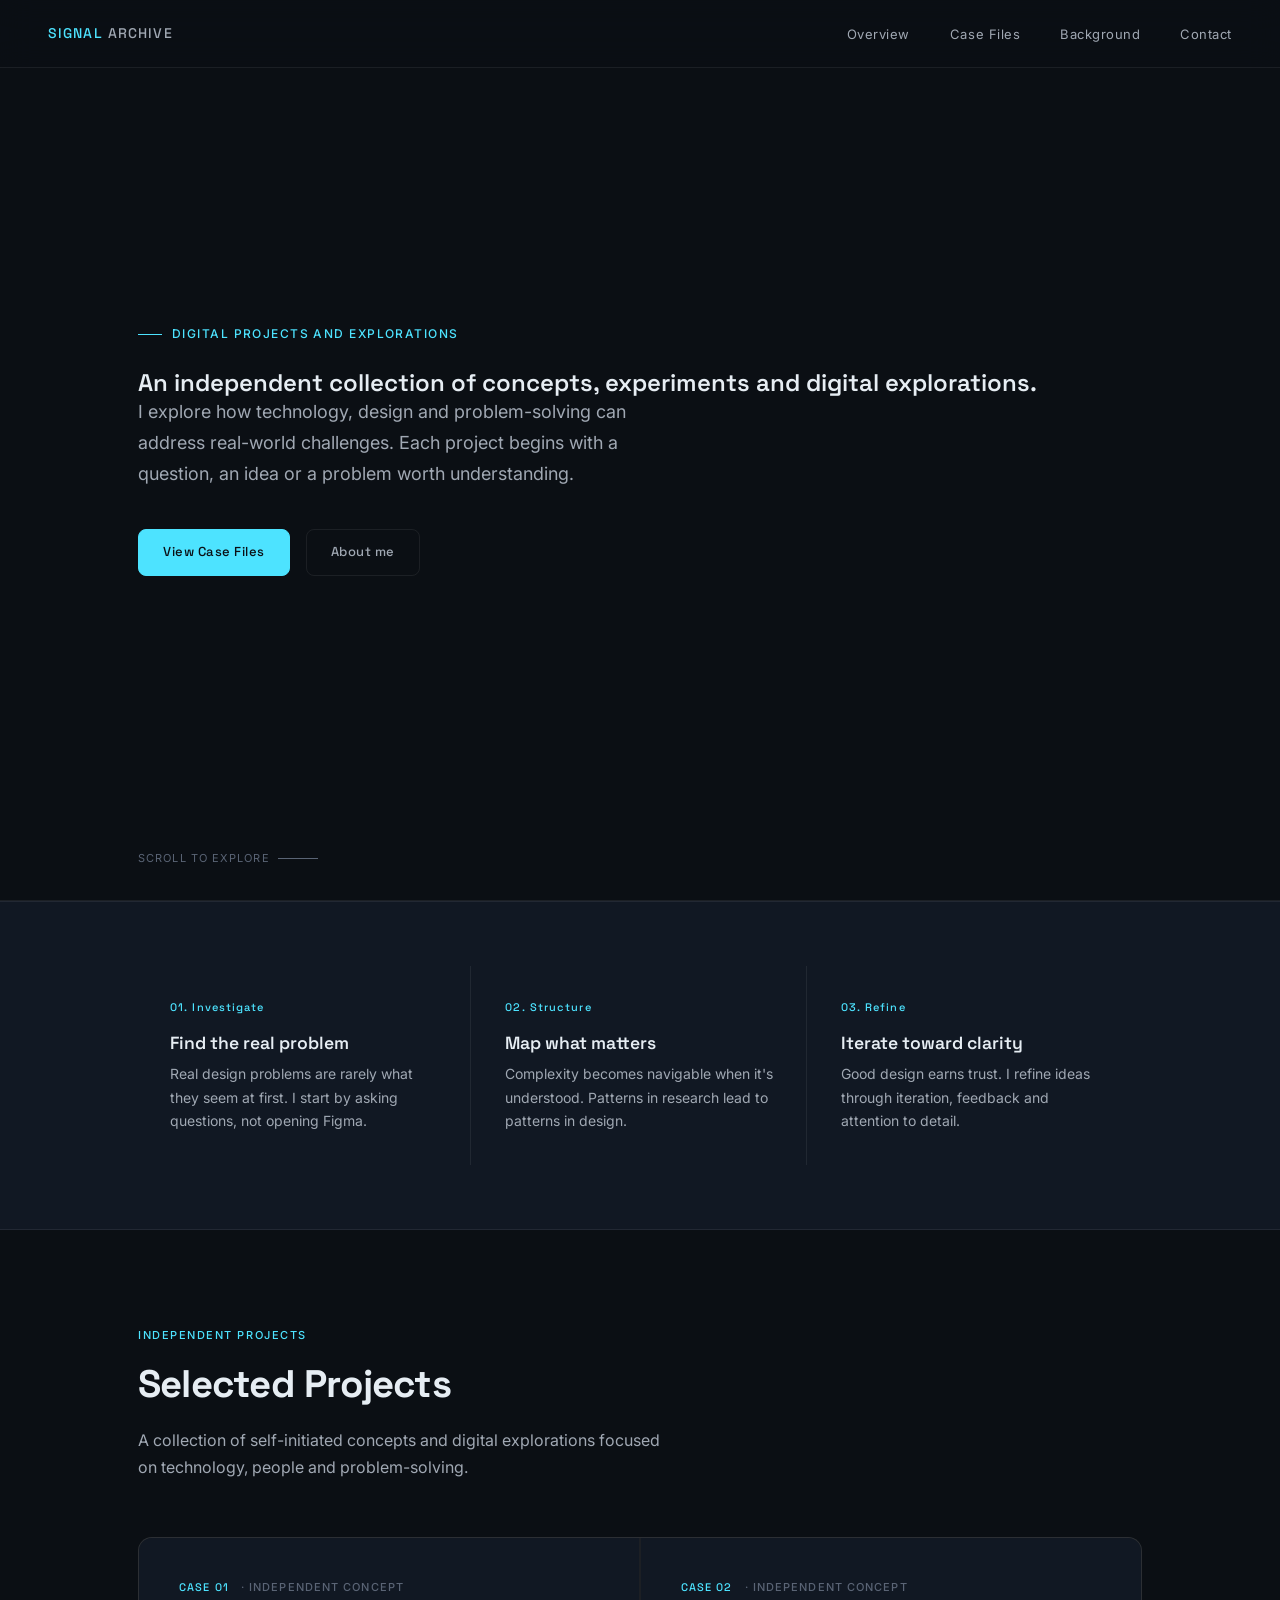
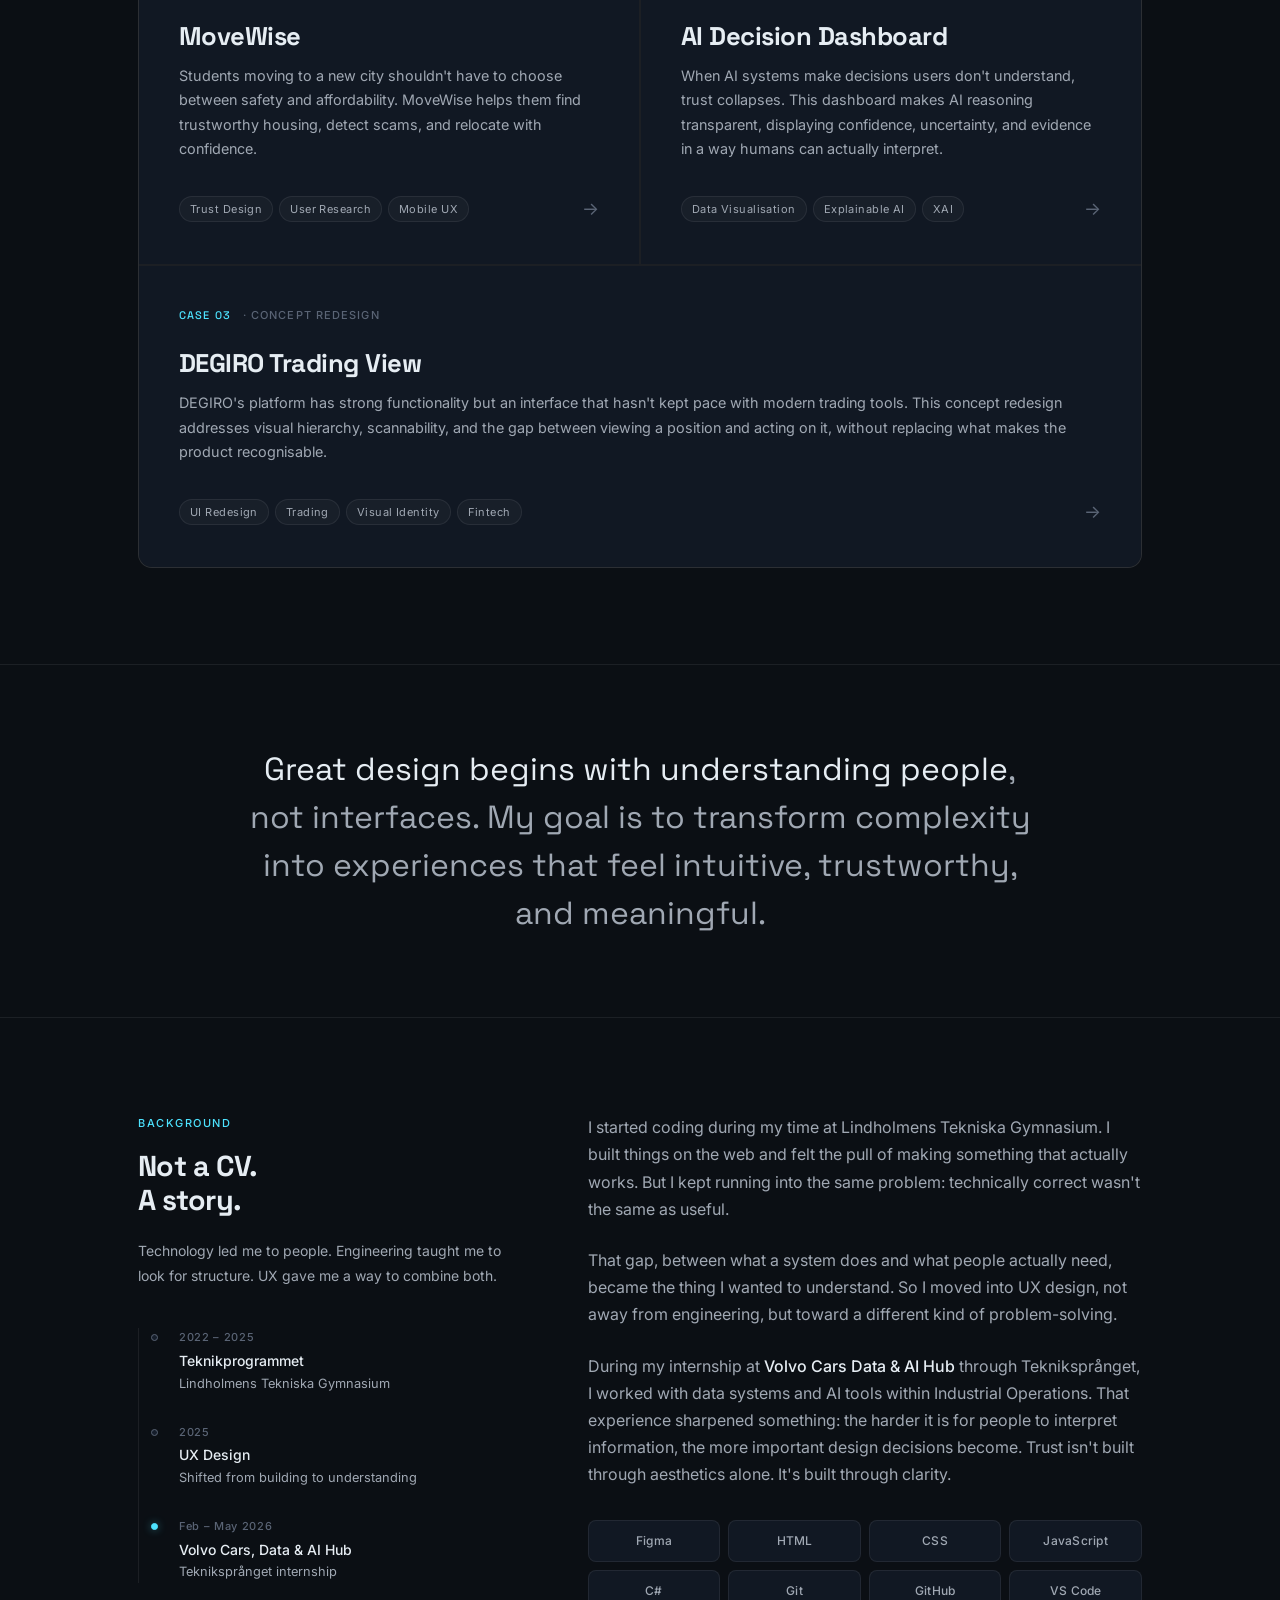
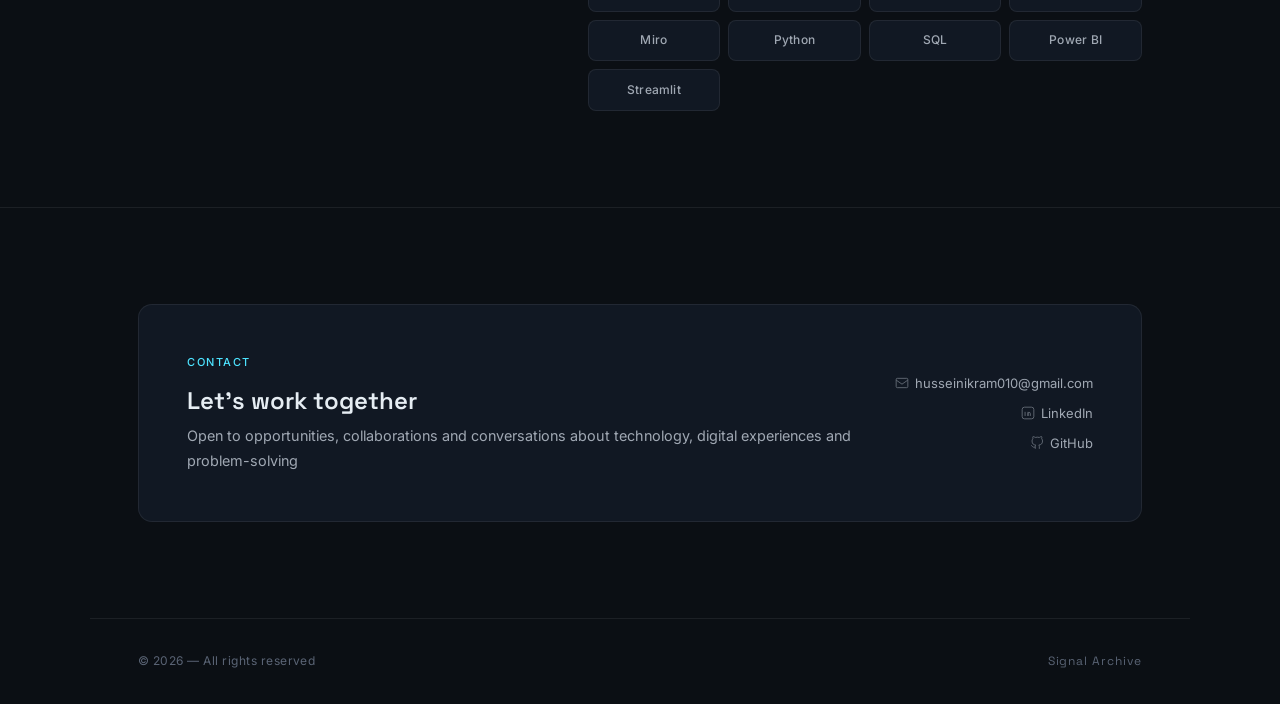
<file: index.html>
<!DOCTYPE html>
<html lang="en">
<head>
<meta charset="UTF-8" />
<meta name="viewport" content="width=device-width, initial-scale=1.0" />
<title>Signal Archive — Portfolio</title>
<link rel="preconnect" href="https://fonts.googleapis.com" />
<link rel="preconnect" href="https://fonts.gstatic.com" crossorigin />
<link href="https://fonts.googleapis.com/css2?family=Space+Grotesk:wght@300;400;500;600;700&family=Inter:wght@300;400;500&display=swap" rel="stylesheet" />
<style>
  *, *::before, *::after { box-sizing: border-box; margin: 0; padding: 0; }

  :root {
    --bg: #0B0F14;
    --surface: #111823;
    --surface2: #161E2B;
    --accent: #4DE3FF;
    --accent2: #5B8CFF;
    --amber: #FFCC66;
    --text-primary: #E6EDF3;
    --text-secondary: #A0A8B3;
    --text-muted: #5A6475;
    --border: rgba(255,255,255,0.07);
    --border-hover: rgba(77,227,255,0.2);
    --radius: 8px;
    --radius-lg: 14px;
  }

  html { scroll-behavior: smooth; }

  body {
    background: var(--bg);
    color: var(--text-primary);
    font-family: 'Inter', sans-serif;
    font-size: 16px;
    line-height: 1.7;
    -webkit-font-smoothing: antialiased;
  }

  h1, h2, h3, h4, h5 {
    font-family: 'Space Grotesk', sans-serif;
    font-weight: 600;
    line-height: 1.2;
    color: var(--text-primary);
  }

  a { color: inherit; text-decoration: none; }

  nav {
    position: fixed;
    top: 0; left: 0; right: 0;
    z-index: 100;
    display: flex;
    align-items: center;
    justify-content: space-between;
    padding: 1.25rem 3rem;
    background: rgba(11,15,20,0.85);
    backdrop-filter: blur(16px);
    border-bottom: 1px solid var(--border);
  }

  .nav-logo {
    font-family: 'Space Grotesk', sans-serif;
    font-size: 14px;
    font-weight: 500;
    color: var(--text-secondary);
    letter-spacing: 0.08em;
    text-transform: uppercase;
  }

  .nav-logo span { color: var(--accent); }

  .nav-links {
    display: flex;
    gap: 2.5rem;
    list-style: none;
  }

  .nav-links a {
    font-size: 13px;
    font-weight: 400;
    color: var(--text-secondary);
    letter-spacing: 0.04em;
    transition: color 0.2s;
  }

  .nav-links a:hover { color: var(--text-primary); }

  .hero {
    min-height: 100vh;
    display: flex;
    flex-direction: column;
    justify-content: center;
    padding: 0 3rem;
    max-width: 1100px;
    margin: 0 auto;
    position: relative;
  }

  .hero-label {
    font-size: 12px;
    font-weight: 500;
    letter-spacing: 0.12em;
    text-transform: uppercase;
    color: var(--accent);
    margin-bottom: 1.5rem;
    display: flex;
    align-items: center;
    gap: 10px;
  }

  .hero-label::before {
    content: '';
    display: inline-block;
    width: 24px;
    height: 1px;
    background: var(--accent);
  }

  .hero h1 {
    font-size: clamp(2.8rem, 6vw, 5.5rem);
    font-weight: 700;
    line-height: 1.05;
    margin-bottom: 1.5rem;
    letter-spacing: -0.02em;
  }

  .hero h1 em {
    font-style: normal;
    color: var(--text-secondary);
  }

  .hero-desc {
    font-size: 1.125rem;
    color: var(--text-secondary);
    max-width: 520px;
    line-height: 1.7;
    margin-bottom: 2.5rem;
  }

  .hero-actions {
    display: flex;
    gap: 1rem;
    align-items: center;
    flex-wrap: wrap;
  }

  .btn {
    font-family: 'Space Grotesk', sans-serif;
    font-size: 13px;
    font-weight: 500;
    letter-spacing: 0.04em;
    padding: 0.7rem 1.5rem;
    border-radius: var(--radius);
    border: 1px solid transparent;
    cursor: pointer;
    transition: all 0.2s;
    display: inline-flex;
    align-items: center;
    gap: 6px;
  }

  .btn-primary {
    background: var(--accent);
    color: var(--bg);
    border-color: var(--accent);
  }

  .btn-primary:hover {
    background: #7AEBFF;
    border-color: #7AEBFF;
  }

  .btn-ghost {
    color: var(--text-secondary);
    border-color: var(--border);
    background: transparent;
  }

  .btn-ghost:hover {
    color: var(--text-primary);
    border-color: rgba(255,255,255,0.15);
    background: var(--surface);
  }

  .hero-scroll {
    position: absolute;
    bottom: 2rem;
    left: 3rem;
    font-size: 11px;
    letter-spacing: 0.1em;
    text-transform: uppercase;
    color: var(--text-muted);
    display: flex;
    align-items: center;
    gap: 8px;
  }

  .hero-scroll::after {
    content: '';
    display: block;
    width: 40px;
    height: 1px;
    background: var(--text-muted);
    animation: pulse-line 2s ease-in-out infinite;
  }

  @keyframes pulse-line {
    0%, 100% { opacity: 0.3; }
    50% { opacity: 1; }
  }

  .divider {
    width: 100%;
    height: 1px;
    background: var(--border);
  }

  section {
    max-width: 1100px;
    margin: 0 auto;
    padding: 6rem 3rem;
  }

  .section-label {
    font-size: 11px;
    font-weight: 500;
    letter-spacing: 0.14em;
    text-transform: uppercase;
    color: var(--accent);
    margin-bottom: 1rem;
  }

  .section-title {
    font-size: clamp(1.8rem, 3vw, 2.8rem);
    font-weight: 700;
    letter-spacing: -0.02em;
    margin-bottom: 1.25rem;
  }

  .section-desc {
    font-size: 1rem;
    color: var(--text-secondary);
    max-width: 540px;
    margin-bottom: 3.5rem;
  }

  .philosophy {
    background: var(--surface);
    border-top: 1px solid var(--border);
    border-bottom: 1px solid var(--border);
    padding: 0;
  }

  .philosophy-inner {
    max-width: 1100px;
    margin: 0 auto;
    padding: 4rem 3rem;
    display: grid;
    grid-template-columns: 1fr 1fr 1fr;
    gap: 2px;
  }

  .philosophy-item {
    padding: 2rem;
    border-right: 1px solid var(--border);
    position: relative;
  }

  .philosophy-item:last-child { border-right: none; }

  .philosophy-num {
    font-family: 'Space Grotesk', sans-serif;
    font-size: 11px;
    font-weight: 500;
    color: var(--accent);
    letter-spacing: 0.1em;
    margin-bottom: 1rem;
  }

  .philosophy-item h3 {
    font-size: 1.1rem;
    font-weight: 600;
    margin-bottom: 0.5rem;
  }

  .philosophy-item p {
    font-size: 0.875rem;
    color: var(--text-secondary);
    line-height: 1.7;
  }

  .cases-grid {
    display: grid;
    grid-template-columns: 1fr 1fr;
    gap: 1.5px;
    background: var(--border);
    border: 1px solid var(--border);
    border-radius: var(--radius-lg);
    overflow: hidden;
  }

  .case-card {
    background: var(--surface);
    padding: 2.5rem;
    position: relative;
    transition: background 0.25s;
    cursor: pointer;
    display: flex;
    flex-direction: column;
  }

  .case-card:hover { background: var(--surface2); }

  .case-card.full-width { grid-column: 1 / -1; }

  .case-tag {
    font-size: 11px;
    font-weight: 500;
    letter-spacing: 0.1em;
    text-transform: uppercase;
    color: var(--text-muted);
    margin-bottom: 1.5rem;
    display: flex;
    align-items: center;
    gap: 8px;
  }

  .case-tag .case-id {
    color: var(--accent);
    font-family: 'Space Grotesk', monospace;
  }

  .case-card h3 {
    font-size: 1.6rem;
    font-weight: 700;
    margin-bottom: 0.75rem;
    letter-spacing: -0.02em;
  }

  .case-card p {
    font-size: 0.9rem;
    color: var(--text-secondary);
    line-height: 1.7;
    flex: 1;
  }

  .case-meta {
    margin-top: 2rem;
    display: flex;
    align-items: center;
    justify-content: space-between;
  }

  .case-tags-list {
    display: flex;
    gap: 6px;
    flex-wrap: wrap;
  }

  .tag {
    font-size: 11px;
    letter-spacing: 0.04em;
    padding: 3px 10px;
    border-radius: 20px;
    border: 1px solid var(--border);
    color: var(--text-secondary);
    background: rgba(255,255,255,0.03);
  }

  .case-arrow {
    color: var(--text-muted);
    font-size: 18px;
    transition: color 0.2s, transform 0.2s;
  }

  .case-card:hover .case-arrow { color: var(--accent); transform: translateX(4px); }

  .about-grid {
    display: grid;
    grid-template-columns: 1fr 1.5fr;
    gap: 5rem;
    align-items: start;
  }

  .about-sidebar { position: sticky; top: 6rem; }

  .about-intro {
    font-size: 0.875rem;
    color: var(--text-secondary);
    line-height: 1.8;
    margin-top: 1rem;
  }

  .timeline {
    margin-top: 2rem;
    padding-left: 1rem;
    border-left: 1px solid var(--border);
  }

  .timeline-item {
    position: relative;
    padding: 0 0 1.75rem 1.5rem;
  }

  .timeline-item::before {
    content: '';
    position: absolute;
    left: -4px;
    top: 6px;
    width: 7px;
    height: 7px;
    border-radius: 50%;
    background: var(--surface2);
    border: 1px solid var(--text-muted);
  }

  .timeline-item:last-child { padding-bottom: 0; }

  .timeline-item.active::before {
    background: var(--accent);
    border-color: var(--accent);
    box-shadow: 0 0 8px rgba(77,227,255,0.4);
  }

  .timeline-year {
    font-size: 11px;
    font-weight: 500;
    color: var(--text-muted);
    letter-spacing: 0.06em;
    margin-bottom: 2px;
  }

  .timeline-title {
    font-size: 0.875rem;
    font-weight: 500;
    color: var(--text-primary);
  }

  .timeline-sub {
    font-size: 0.8rem;
    color: var(--text-secondary);
  }

  .about-content p {
    color: var(--text-secondary);
    margin-bottom: 1.5rem;
    font-size: 1rem;
  }

  .about-content strong {
    color: var(--text-primary);
    font-weight: 500;
  }

  .tools-grid {
    display: grid;
    grid-template-columns: repeat(auto-fill, minmax(120px, 1fr));
    gap: 8px;
    margin-top: 2rem;
  }

  .tool-item {
    background: var(--surface);
    border: 1px solid var(--border);
    border-radius: var(--radius);
    padding: 0.6rem 1rem;
    font-size: 12px;
    font-weight: 500;
    color: var(--text-secondary);
    text-align: center;
    letter-spacing: 0.02em;
    transition: border-color 0.2s, color 0.2s;
  }

  .tool-item:hover {
    border-color: var(--border-hover);
    color: var(--text-primary);
  }

  .philosophy-quote {
    max-width: 1100px;
    margin: 0 auto;
    padding: 5rem 3rem;
    text-align: center;
  }

  .philosophy-quote blockquote {
    font-family: 'Space Grotesk', sans-serif;
    font-size: clamp(1.4rem, 2.5vw, 2rem);
    font-weight: 400;
    line-height: 1.5;
    color: var(--text-secondary);
    max-width: 800px;
    margin: 0 auto;
  }

  .philosophy-quote blockquote span { color: var(--text-primary); }

  .contact-block {
    background: var(--surface);
    border: 1px solid var(--border);
    border-radius: var(--radius-lg);
    padding: 3rem;
    display: grid;
    grid-template-columns: 1fr auto;
    gap: 2rem;
    align-items: center;
  }

  .contact-block h3 { font-size: 1.5rem; margin-bottom: 0.5rem; }

  .contact-block p {
    color: var(--text-secondary);
    font-size: 0.9rem;
  }

  .contact-links {
    display: flex;
    flex-direction: column;
    gap: 8px;
    align-items: flex-end;
  }

  .contact-link {
    font-size: 13px;
    color: var(--text-secondary);
    display: flex;
    align-items: center;
    gap: 6px;
    transition: color 0.2s;
  }

  .contact-link:hover { color: var(--accent); }
  .contact-link svg { width: 14px; height: 14px; opacity: 0.6; }

  footer {
    border-top: 1px solid var(--border);
    padding: 2rem 3rem;
    max-width: 1100px;
    margin: 0 auto;
    display: flex;
    align-items: center;
    justify-content: space-between;
  }

  footer p {
    font-size: 12px;
    color: var(--text-muted);
    letter-spacing: 0.04em;
  }

  footer .footer-mark {
    font-family: 'Space Grotesk', sans-serif;
    font-size: 12px;
    color: var(--text-muted);
    letter-spacing: 0.08em;
  }

  .fade-up {
    opacity: 0;
    transform: translateY(20px);
    transition: opacity 0.6s ease, transform 0.6s ease;
  }

  .fade-up.visible {
    opacity: 1;
    transform: translateY(0);
  }

  @media (max-width: 768px) {
    nav { padding: 1rem 1.5rem; }
    .nav-links { display: none; }
    section, .hero { padding-left: 1.5rem; padding-right: 1.5rem; }
    .hero h1 { font-size: 2.4rem; }
    .cases-grid { grid-template-columns: 1fr; }
    .case-card.full-width { grid-column: 1; }
    .about-grid { grid-template-columns: 1fr; gap: 3rem; }
    .about-sidebar { position: static; }
    .philosophy-inner { grid-template-columns: 1fr; }
    .philosophy-item { border-right: none; border-bottom: 1px solid var(--border); }
    .contact-block { grid-template-columns: 1fr; }
    .contact-links { align-items: flex-start; }
    .hero-scroll { left: 1.5rem; }
    footer { padding: 1.5rem; flex-direction: column; gap: 0.5rem; text-align: center; }
  }
</style>
</head>
<body>

<nav>
  <div class="nav-logo"><span>Signal</span>&nbsp;Archive</div>
  <ul class="nav-links">
    <li><a href="#overview">Overview</a></li>
    <li><a href="#case-files">Case Files</a></li>
    <li><a href="origin.html">Background</a></li>
    <li><a href="#contact">Contact</a></li>
  </ul>
</nav>

<section class="hero" id="overview">
  <div class="hero-label">Digital projects and explorations</div>
  <h2>An independent collection of concepts, experiments and digital explorations.</h2>
  <p class="hero-desc">
    I explore how technology, design and problem-solving can address real-world challenges. Each project begins with a question, an idea or a problem worth understanding.
  </p>
  <div class="hero-actions">
    <a href="#case-files" class="btn btn-primary">View Case Files</a>
    <a href="origin.html" class="btn btn-ghost">About me</a>
  </div>
  <div class="hero-scroll">Scroll to explore</div>
</section>

<div class="divider"></div>

<div class="philosophy">
  <div class="philosophy-inner">
    <div class="philosophy-item fade-up">
      <div class="philosophy-num">01. Investigate</div>
      <h3>Find the real problem</h3>
      <p>Real design problems are rarely what they seem at first. I start by asking questions, not opening Figma.</p>
    </div>
    <div class="philosophy-item fade-up" style="transition-delay: 0.1s">
      <div class="philosophy-num">02. Structure</div>
      <h3>Map what matters</h3>
      <p>Complexity becomes navigable when it's understood. Patterns in research lead to patterns in design.</p>
    </div>
    <div class="philosophy-item fade-up" style="transition-delay: 0.2s">
      <div class="philosophy-num">03. Refine</div>
      <h3>Iterate toward clarity</h3>
      <p>Good design earns trust. I refine ideas through iteration, feedback and attention to detail.</p>
    </div>
  </div>
</div>

<section id="case-files">
  <div class="section-label">Independent Projects</div>
  <h2 class="section-title">Selected Projects</h2>
  <p class="section-desc">A collection of self-initiated concepts and digital explorations focused on technology, people and problem-solving.</p>

  <div class="cases-grid">

    <div class="case-card fade-up" onclick="window.location.href='case-student-move.html'">
      <div class="case-tag"><span class="case-id">Case 01</span>&nbsp;·&nbsp;Independent Concept</div>
      <h3>MoveWise</h3>
      <p>Students moving to a new city shouldn't have to choose between safety and affordability. MoveWise helps them find trustworthy housing, detect scams, and relocate with confidence.</p>
      <div class="case-meta">
        <div class="case-tags-list">
          <span class="tag">Trust Design</span>
          <span class="tag">User Research</span>
          <span class="tag">Mobile UX</span>
        </div>
        <span class="case-arrow">→</span>
      </div>
    </div>

    <div class="case-card fade-up" style="transition-delay: 0.1s" onclick="window.location.href='case-ai-dashboard.html'">
      <div class="case-tag"><span class="case-id">Case 02</span>&nbsp;·&nbsp;Independent Concept</div>
      <h3>AI Decision Dashboard</h3>
      <p>When AI systems make decisions users don't understand, trust collapses. This dashboard makes AI reasoning transparent, displaying confidence, uncertainty, and evidence in a way humans can actually interpret.</p>
      <div class="case-meta">
        <div class="case-tags-list">
          <span class="tag">Data Visualisation</span>
          <span class="tag">Explainable AI</span>
          <span class="tag">XAI</span>
        </div>
        <span class="case-arrow">→</span>
      </div>
    </div>

    <div class="case-card full-width fade-up" style="transition-delay: 0.2s" onclick="window.location.href='case-03-degiro.html'">
      <div class="case-tag"><span class="case-id">Case 03</span>&nbsp;·&nbsp;Concept Redesign</div>
      <h3>DEGIRO Trading View</h3>
      <p>DEGIRO's platform has strong functionality but an interface that hasn't kept pace with modern trading tools. This concept redesign addresses visual hierarchy, scannability, and the gap between viewing a position and acting on it, without replacing what makes the product recognisable.</p>
      <div class="case-meta">
        <div class="case-tags-list">
          <span class="tag">UI Redesign</span>
          <span class="tag">Trading</span>
          <span class="tag">Visual Identity</span>
          <span class="tag">Fintech</span>
        </div>
        <span class="case-arrow">→</span>
      </div>
    </div>

  </div>
</section>

<div class="divider"></div>

<div class="philosophy-quote">
  <blockquote>
    <span>Great design begins with understanding people</span>, not interfaces. My goal is to transform complexity into experiences that feel intuitive, trustworthy, and meaningful.
  </blockquote>
</div>

<div class="divider"></div>

<section id="background">
  <div class="about-grid">
    <div class="about-sidebar">
      <div class="section-label">Background</div>
      <h2 class="section-title" style="font-size: 1.8rem;">Not a CV.<br />A story.</h2>
      <p class="about-intro">Technology led me to people. Engineering taught me to look for structure. UX gave me a way to combine both.</p>

      <div class="timeline" style="margin-top: 2.5rem;">
        <div class="timeline-item">
          <div class="timeline-year">2022 – 2025</div>
          <div class="timeline-title">Teknikprogrammet</div>
          <div class="timeline-sub">Lindholmens Tekniska Gymnasium</div>
        </div>
        <div class="timeline-item">
          <div class="timeline-year">2025</div>
          <div class="timeline-title">UX Design</div>
          <div class="timeline-sub">Shifted from building to understanding</div>
        </div>
        <div class="timeline-item active">
          <div class="timeline-year">Feb – May 2026</div>
          <div class="timeline-title">Volvo Cars, Data &amp; AI Hub</div>
          <div class="timeline-sub">Tekniksprånget internship</div>
        </div>
      </div>
    </div>

    <div class="about-content">
      <p>I started coding during my time at Lindholmens Tekniska Gymnasium. I built things on the web and felt the pull of making something that actually works. But I kept running into the same problem: technically correct wasn't the same as useful.</p>
      <p>That gap, between what a system does and what people actually need, became the thing I wanted to understand. So I moved into UX design, not away from engineering, but toward a different kind of problem-solving.</p>
      <p>During my internship at <strong>Volvo Cars Data &amp; AI Hub</strong> through Tekniksprånget, I worked with data systems and AI tools within Industrial Operations. That experience sharpened something: the harder it is for people to interpret information, the more important design decisions become. Trust isn't built through aesthetics alone. It's built through clarity.</p>

      <div class="tools-grid">
        <div class="tool-item">Figma</div>
        <div class="tool-item">HTML</div>
        <div class="tool-item">CSS</div>
        <div class="tool-item">JavaScript</div>
        <div class="tool-item">C#</div>
        <div class="tool-item">Git</div>
        <div class="tool-item">GitHub</div>
        <div class="tool-item">VS Code</div>
        <div class="tool-item">Miro</div>
        <div class="tool-item">Python</div>
        <div class="tool-item">SQL</div>
        <div class="tool-item">Power BI</div>
        <div class="tool-item">Streamlit</div>
      </div>
    </div>
  </div>
</section>

<div class="divider"></div>

<section id="contact">
  <div class="contact-block fade-up">
    <div>
      <div class="section-label">Contact</div>
      <h3>Let's work together</h3>
      <p>Open to opportunities, collaborations and conversations about technology, digital experiences and problem-solving</p>
    </div>
    <div class="contact-links">
      <a class="contact-link" href="mailto:husseinikram010@gmail.com">
        <svg viewBox="0 0 24 24" fill="none" stroke="currentColor" stroke-width="1.5"><rect x="2" y="4" width="20" height="16" rx="2"/><path d="m2 7 10 7 10-7"/></svg>
        husseinikram010@gmail.com
      </a>
      <a class="contact-link" href="https://linkedin.com/in/ikram-hussein-145771353" target="_blank">
        <svg viewBox="0 0 24 24" fill="none" stroke="currentColor" stroke-width="1.5"><rect x="2" y="2" width="20" height="20" rx="4"/><path d="M7 10v7M7 7v.01M12 17v-4a2 2 0 0 1 4 0v4M12 10v7"/></svg>
        LinkedIn
      </a>
      <a class="contact-link" href="https://github.com/R4MI-DEVV" target="_blank">
        <svg viewBox="0 0 24 24" fill="none" stroke="currentColor" stroke-width="1.5"><path d="M9 19c-5 1.5-5-2.5-7-3m14 6v-3.87a3.37 3.37 0 0 0-.94-2.61c3.14-.35 6.44-1.54 6.44-7A5.44 5.44 0 0 0 20 4.77 5.07 5.07 0 0 0 19.91 1S18.73.65 16 2.48a13.38 13.38 0 0 0-7 0C6.27.65 5.09 1 5.09 1A5.07 5.07 0 0 0 5 4.77a5.44 5.44 0 0 0-1.5 3.78c0 5.42 3.3 6.61 6.44 7A3.37 3.37 0 0 0 9 18.13V22"/></svg>
        GitHub
      </a>
    </div>
  </div>
</section>

<footer>
  <p>© 2026 — All rights reserved</p>
  <div class="footer-mark">Signal Archive</div>
</footer>

<script>
  const observer = new IntersectionObserver((entries) => {
    entries.forEach(e => {
      if (e.isIntersecting) e.target.classList.add('visible');
    });
  }, { threshold: 0.1 });

  document.querySelectorAll('.fade-up').forEach(el => observer.observe(el));

  document.querySelectorAll('a[href^="#"]').forEach(a => {
    a.addEventListener('click', (e) => {
      const target = document.querySelector(a.getAttribute('href'));
      if (target) {
        e.preventDefault();
        target.scrollIntoView({ behavior: 'smooth', block: 'start' });
      }
    });
  });
</script>
</body>
</html>
</file>
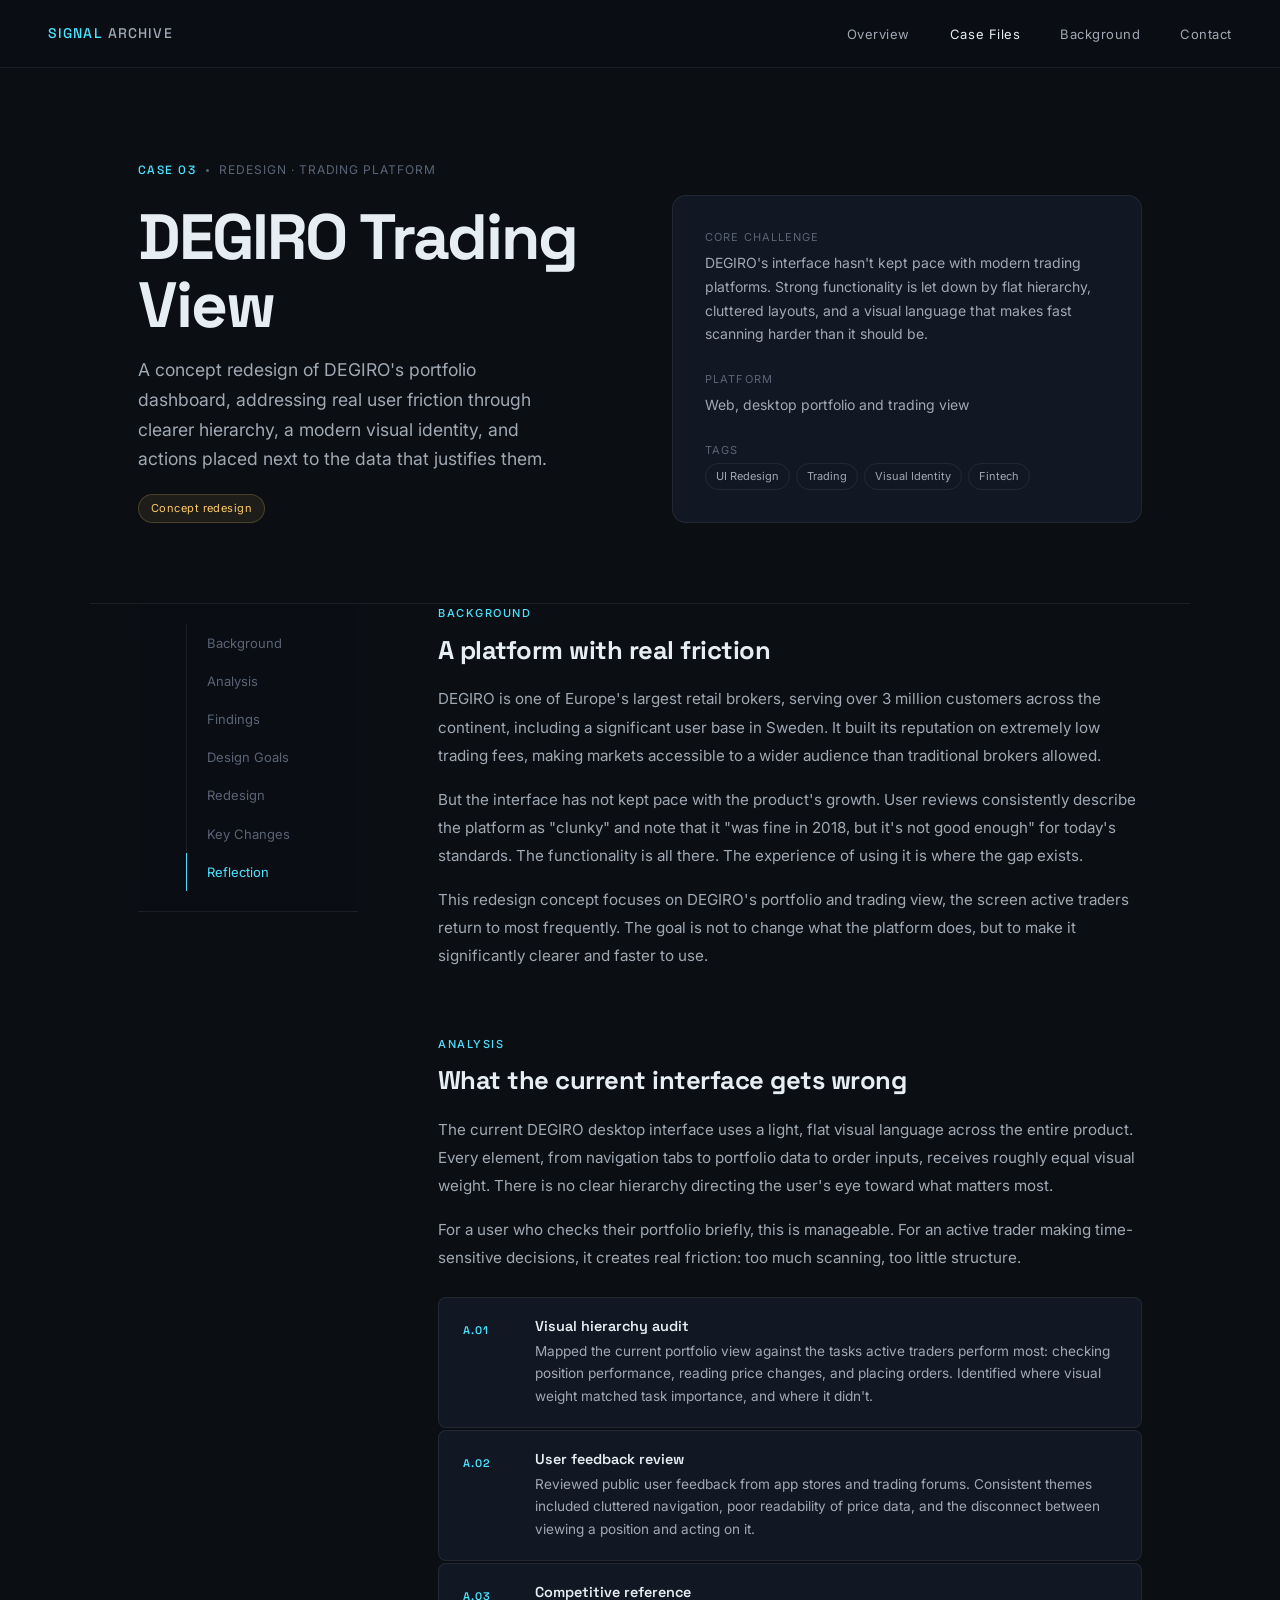
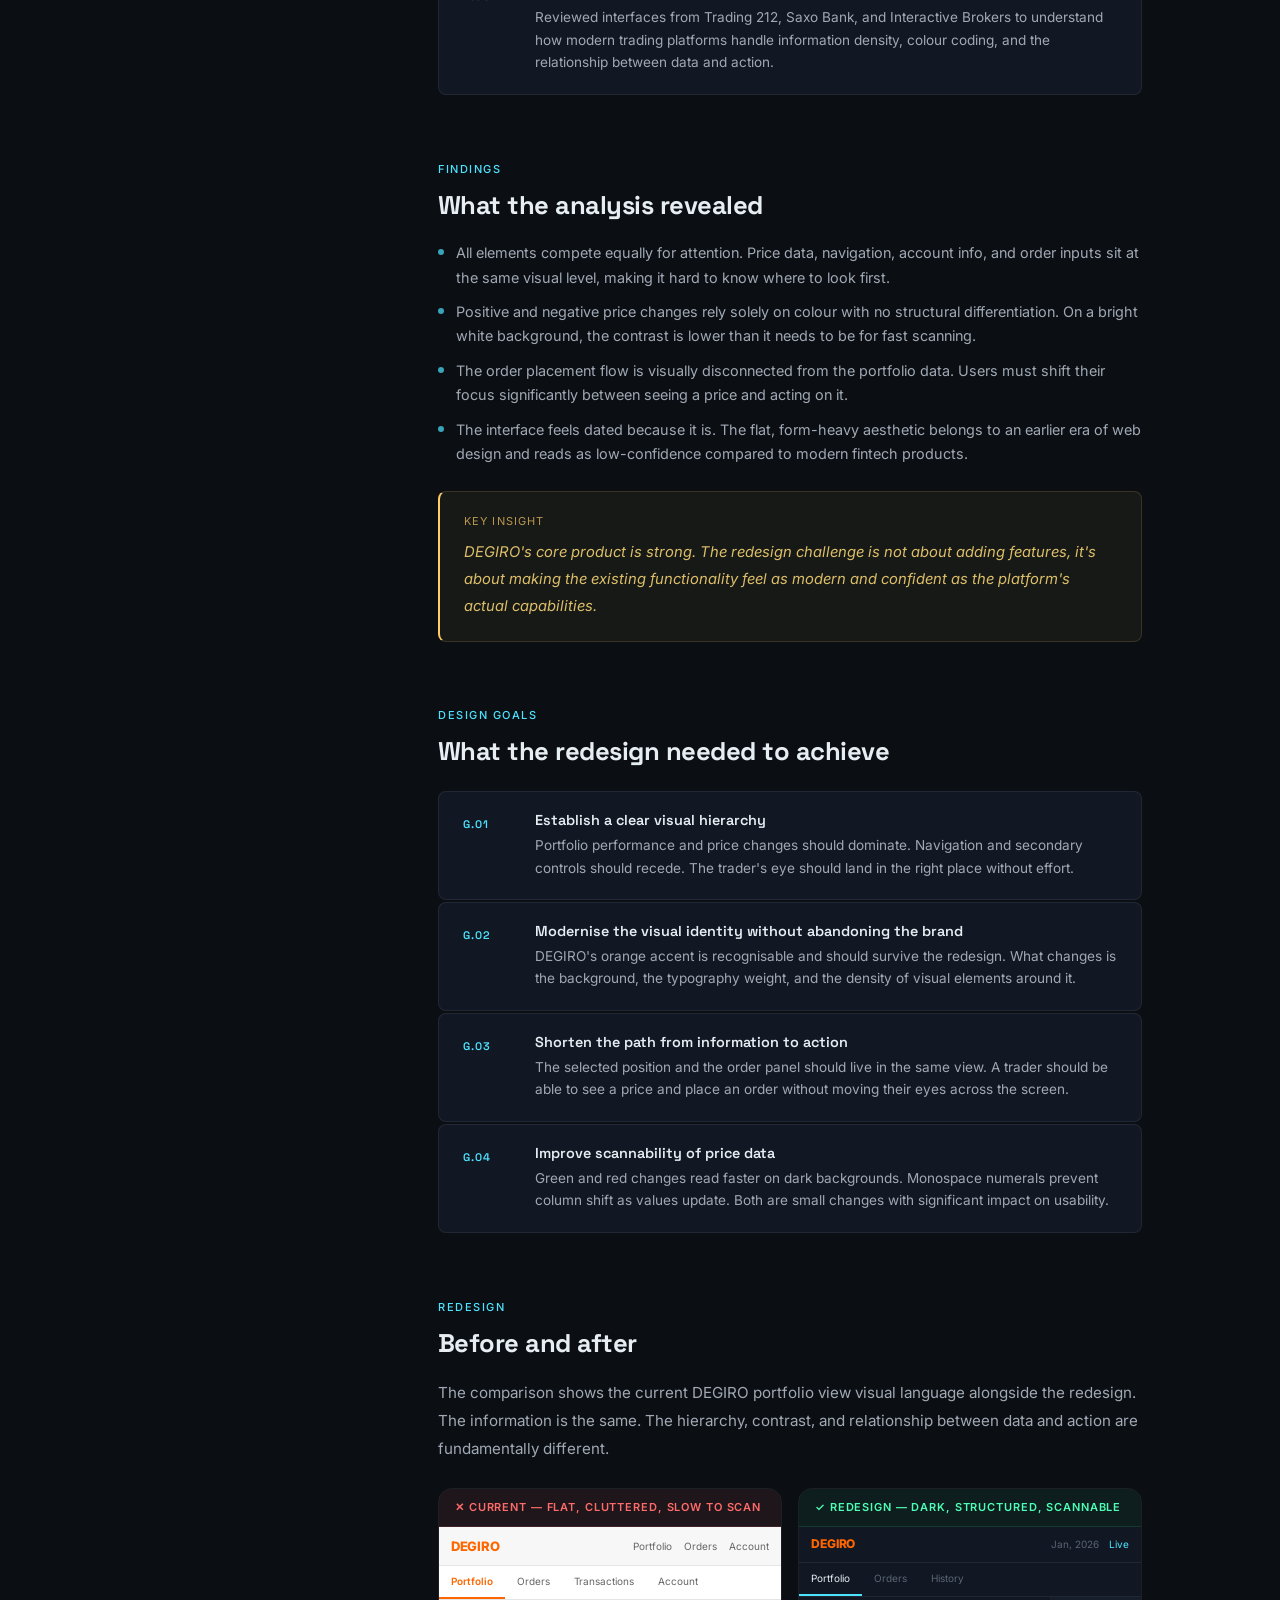
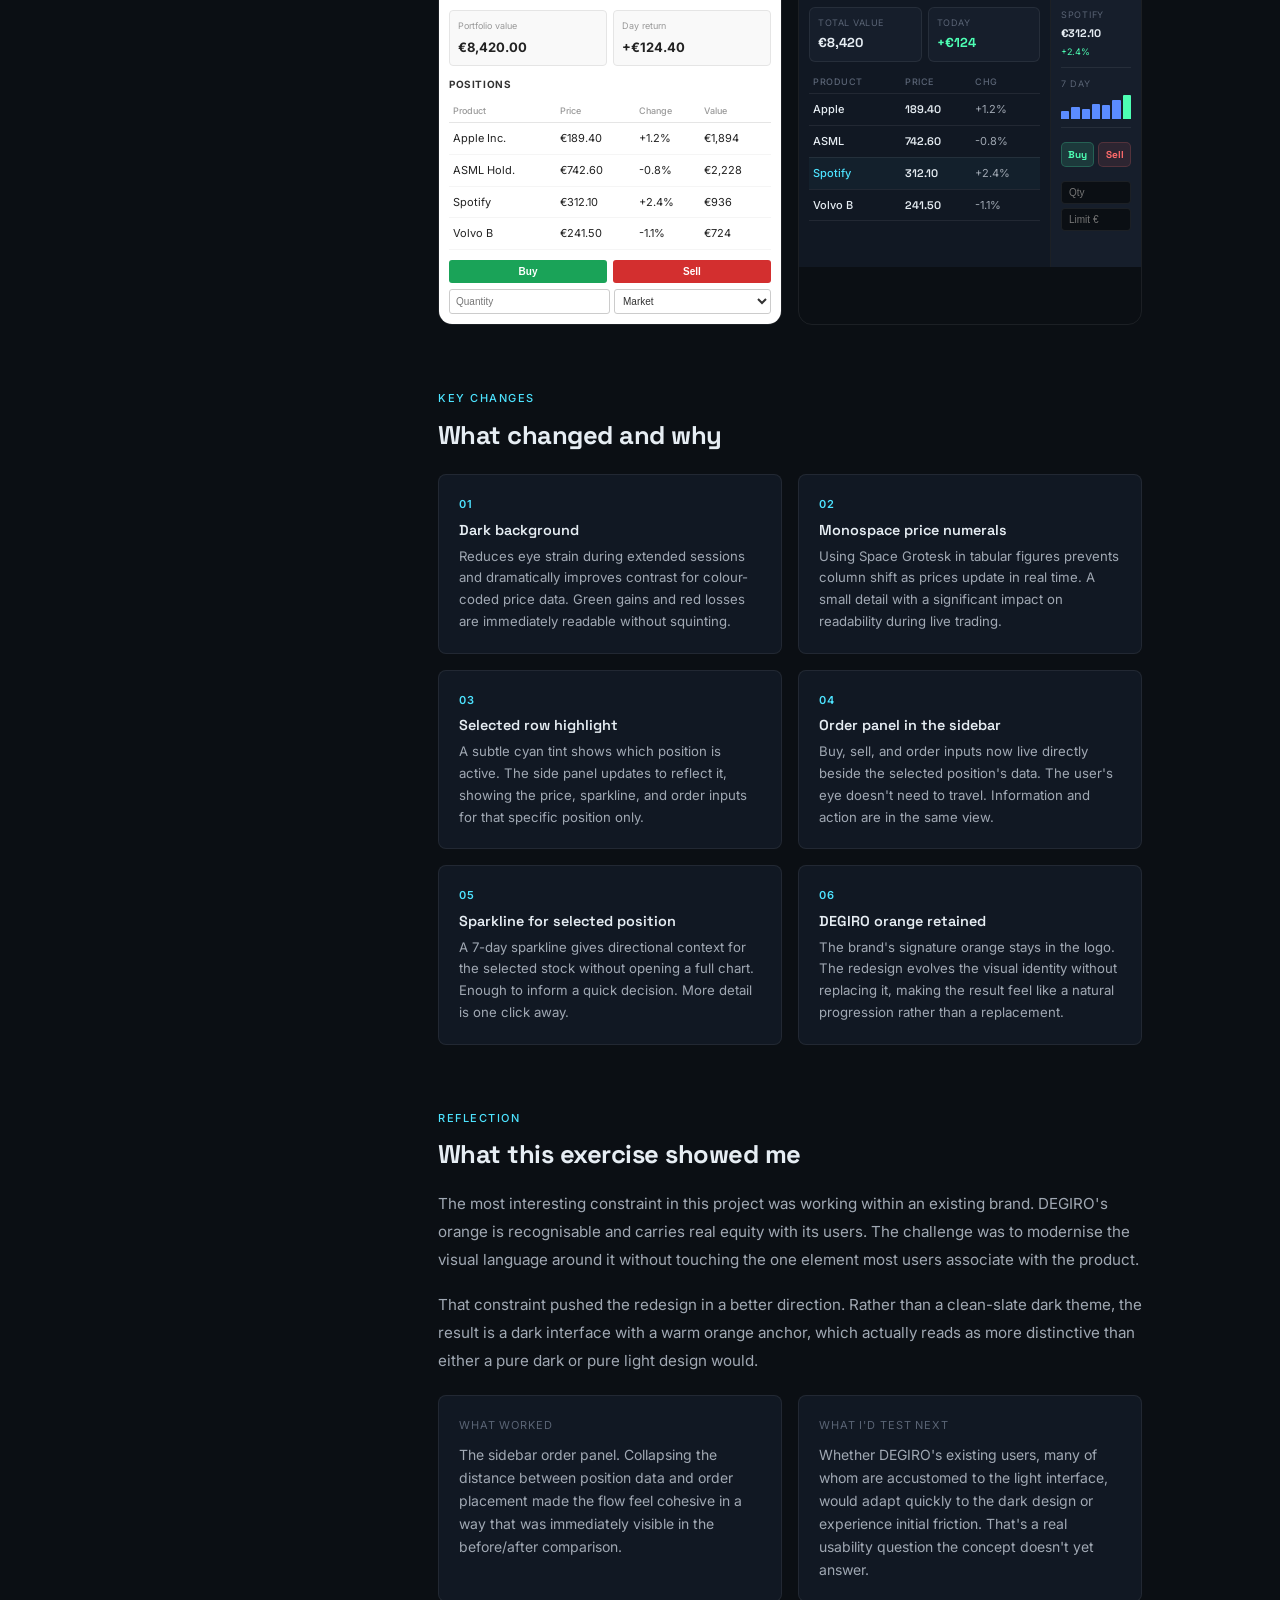
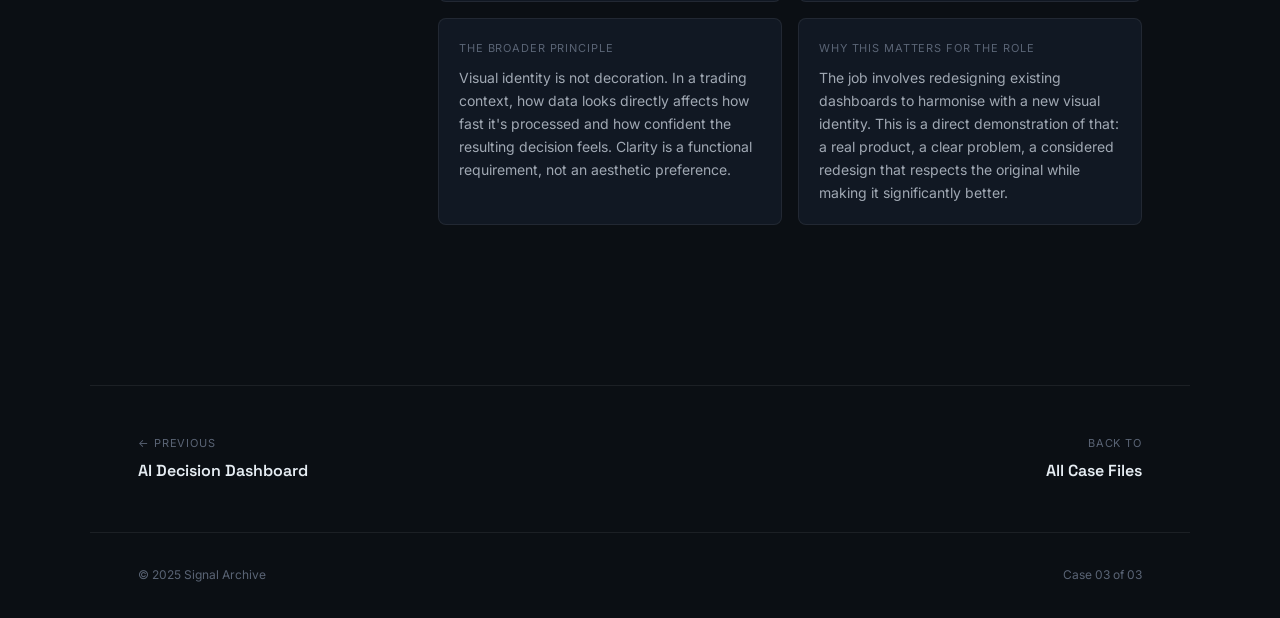
<file: case-03-degiro.html>
<!DOCTYPE html>
<html lang="en">
<head>
<meta charset="UTF-8" />
<meta name="viewport" content="width=device-width, initial-scale=1.0" />
<title>Case 03 — DEGIRO Redesign · Signal Archive</title>
<link rel="preconnect" href="https://fonts.googleapis.com" />
<link rel="preconnect" href="https://fonts.gstatic.com" crossorigin />
<link href="https://fonts.googleapis.com/css2?family=Space+Grotesk:wght@300;400;500;600;700&family=Inter:wght@300;400;500&display=swap" rel="stylesheet" />
<style>
*, *::before, *::after { box-sizing: border-box; margin: 0; padding: 0; }
:root {
  --bg: #0B0F14; --surface: #111823; --surface2: #161E2B;
  --accent: #4DE3FF; --accent2: #5B8CFF; --amber: #FFCC66;
  --green: #4DFFB4; --red: #FF6B6B;
  --text-primary: #E6EDF3; --text-secondary: #A0A8B3; --text-muted: #5A6475;
  --border: rgba(255,255,255,0.07); --border-hover: rgba(77,227,255,0.2);
  --radius: 8px; --radius-lg: 14px;
}
html { scroll-behavior: smooth; }
body { background: var(--bg); color: var(--text-primary); font-family: 'Inter', sans-serif; font-size: 16px; line-height: 1.7; -webkit-font-smoothing: antialiased; }
h1,h2,h3,h4,h5 { font-family: 'Space Grotesk', sans-serif; font-weight: 600; line-height: 1.2; color: var(--text-primary); }
a { color: inherit; text-decoration: none; }

nav { position: fixed; top: 0; left: 0; right: 0; z-index: 100; display: flex; align-items: center; justify-content: space-between; padding: 1.25rem 3rem; background: rgba(11,15,20,0.85); backdrop-filter: blur(16px); border-bottom: 1px solid var(--border); }
.nav-logo { font-family: 'Space Grotesk', sans-serif; font-size: 14px; font-weight: 500; color: var(--text-secondary); letter-spacing: 0.08em; text-transform: uppercase; }
.nav-logo span { color: var(--accent); }
.nav-links { display: flex; gap: 2.5rem; list-style: none; }
.nav-links a { font-size: 13px; color: var(--text-secondary); letter-spacing: 0.04em; transition: color 0.2s; }
.nav-links a:hover, .nav-links a.active { color: var(--text-primary); }

.case-hero { padding: 10rem 3rem 5rem; max-width: 1100px; margin: 0 auto; display: grid; grid-template-columns: 1fr 1fr; gap: 4rem; align-items: end; }
.case-eyebrow { display: flex; align-items: center; gap: 10px; margin-bottom: 1.5rem; }
.case-id { font-family: 'Space Grotesk', sans-serif; font-size: 12px; font-weight: 500; letter-spacing: 0.12em; text-transform: uppercase; color: var(--accent); }
.case-dot { width: 3px; height: 3px; border-radius: 50%; background: var(--text-muted); }
.case-type { font-size: 12px; letter-spacing: 0.08em; text-transform: uppercase; color: var(--text-muted); }
.concept-badge { display: inline-flex; align-items: center; gap: 6px; font-size: 11px; padding: 4px 12px; border-radius: 20px; background: rgba(255,204,102,0.08); border: 1px solid rgba(255,204,102,0.2); color: var(--amber); letter-spacing: 0.04em; margin-top: 1.25rem; }
.case-hero h1 { font-size: clamp(2.4rem, 5vw, 4.2rem); font-weight: 700; letter-spacing: -0.03em; margin-bottom: 1rem; line-height: 1.05; }
.case-hero .subtitle { font-size: 1.1rem; color: var(--text-secondary); max-width: 420px; }
.case-meta-block { display: flex; flex-direction: column; gap: 1.5rem; padding: 2rem; background: var(--surface); border: 1px solid var(--border); border-radius: var(--radius-lg); }
.meta-item label { display: block; font-size: 11px; letter-spacing: 0.1em; text-transform: uppercase; color: var(--text-muted); margin-bottom: 4px; }
.meta-item p { font-size: 0.875rem; color: var(--text-secondary); }
.meta-tags { display: flex; gap: 6px; flex-wrap: wrap; margin-top: 4px; }
.tag { font-size: 11px; padding: 3px 10px; border-radius: 20px; border: 1px solid var(--border); color: var(--text-secondary); }

.divider { max-width: 1100px; margin: 0 auto; height: 1px; background: var(--border); }

.case-body { max-width: 1100px; margin: 0 auto; padding: 0 3rem 6rem; display: grid; grid-template-columns: 220px 1fr; gap: 5rem; align-items: start; }
.case-nav-sidebar { position: sticky; top: 6rem; }
.case-nav-sidebar ul { list-style: none; border-left: 1px solid var(--border); }
.case-nav-sidebar li a { display: block; padding: 0.5rem 1.25rem; font-size: 13px; color: var(--text-muted); border-left: 1px solid transparent; margin-left: -1px; transition: color 0.2s, border-color 0.2s; }
.case-nav-sidebar li a:hover { color: var(--text-secondary); }
.case-nav-sidebar li a.active { color: var(--accent); border-left-color: var(--accent); }

.content-section { margin-bottom: 4rem; scroll-margin-top: 6rem; }
.section-label { font-size: 11px; font-weight: 500; letter-spacing: 0.14em; text-transform: uppercase; color: var(--accent); margin-bottom: 0.75rem; }
.content-section h2 { font-size: 1.6rem; font-weight: 700; letter-spacing: -0.02em; margin-bottom: 1.25rem; }
.content-section p { color: var(--text-secondary); font-size: 0.95rem; line-height: 1.85; margin-bottom: 1rem; }
.content-section p strong { color: var(--text-primary); font-weight: 500; }

.insight { background: rgba(255,204,102,0.05); border: 1px solid rgba(255,204,102,0.15); border-left: 2px solid var(--amber); border-radius: var(--radius); padding: 1.25rem 1.5rem; margin: 1.5rem 0; }
.insight-label { font-size: 11px; letter-spacing: 0.1em; text-transform: uppercase; color: var(--amber); opacity: 0.7; margin-bottom: 0.5rem; }
.insight p { color: rgba(255,220,120,0.85) !important; font-size: 0.925rem !important; margin: 0 !important; font-style: italic; }

.process-steps { display: flex; flex-direction: column; gap: 1px; margin-top: 1.5rem; }
.process-step { display: grid; grid-template-columns: 48px 1fr; gap: 1.5rem; align-items: start; background: var(--surface); border: 1px solid var(--border); border-radius: var(--radius); padding: 1.25rem 1.5rem; margin-bottom: 1px; }
.step-num { font-family: 'Space Grotesk', sans-serif; font-size: 11px; font-weight: 600; color: var(--accent); letter-spacing: 0.08em; padding-top: 3px; }
.step-content h4 { font-size: 0.9rem; font-weight: 600; margin-bottom: 0.3rem; }
.step-content p { font-size: 0.85rem; color: var(--text-secondary); line-height: 1.65; margin: 0; }

.feature-list { list-style: none; margin-top: 1.25rem; display: flex; flex-direction: column; gap: 10px; }
.feature-list li { display: flex; align-items: flex-start; gap: 12px; font-size: 0.9rem; color: var(--text-secondary); }
.feature-list li::before { content: ''; display: block; width: 6px; height: 6px; border-radius: 50%; background: var(--accent); margin-top: 8px; flex-shrink: 0; opacity: 0.7; }

/* BEFORE / AFTER */
.comparison { display: grid; grid-template-columns: 1fr 1fr; gap: 1rem; margin: 1.5rem 0; }
.comparison-side { border-radius: var(--radius-lg); overflow: hidden; border: 1px solid var(--border); }
.comparison-label { padding: 0.6rem 1rem; font-size: 11px; font-weight: 600; letter-spacing: 0.08em; text-transform: uppercase; display: flex; align-items: center; gap: 8px; }
.label-before { background: rgba(255,107,107,0.08); color: var(--red); border-bottom: 1px solid rgba(255,107,107,0.15); }
.label-after { background: rgba(77,255,180,0.06); color: var(--green); border-bottom: 1px solid rgba(77,255,180,0.12); }

/* BEFORE — current DEGIRO style: light, cluttered, flat */
.before-ui { background: #FFFFFF; padding: 0; min-height: 340px; font-family: 'Inter', sans-serif; }
.before-header { background: #F7F7F7; border-bottom: 1px solid #E5E5E5; padding: 8px 12px; display: flex; align-items: center; justify-content: space-between; }
.before-logo { font-weight: 800; color: #FF6600; font-size: 13px; letter-spacing: -0.02em; }
.before-header-right { display: flex; gap: 12px; align-items: center; }
.before-header-right span { font-size: 10px; color: #666; }
.before-nav-tabs { display: flex; border-bottom: 1px solid #E5E5E5; background: #fff; }
.before-tab { font-size: 10px; padding: 7px 12px; color: #666; border-bottom: 2px solid transparent; cursor: pointer; }
.before-tab.active { color: #FF6600; border-bottom-color: #FF6600; font-weight: 600; }
.before-body { padding: 10px; }
.before-section-title { font-size: 10px; font-weight: 700; color: #333; text-transform: uppercase; letter-spacing: 0.06em; margin-bottom: 6px; }
.before-table { width: 100%; border-collapse: collapse; }
.before-table th { font-size: 9px; color: #999; text-align: left; padding: 4px 4px; border-bottom: 1px solid #E5E5E5; font-weight: 500; }
.before-table td { font-size: 11px; color: #222; padding: 6px 4px; border-bottom: 1px solid #F5F5F5; }
.before-green { color: #1AA358; }
.before-red { color: #D32F2F; }
.before-kpi-row { display: grid; grid-template-columns: 1fr 1fr; gap: 6px; margin-bottom: 10px; }
.before-kpi { background: #F9F9F9; border: 1px solid #E5E5E5; border-radius: 4px; padding: 7px 8px; }
.before-kpi-label { font-size: 9px; color: #999; margin-bottom: 2px; }
.before-kpi-val { font-size: 13px; font-weight: 700; color: #222; }
.before-btn-row { display: flex; gap: 6px; margin-top: 8px; }
.before-btn { flex: 1; padding: 6px; font-size: 10px; font-weight: 700; border-radius: 3px; border: none; cursor: pointer; text-align: center; }
.before-btn-buy { background: #1AA358; color: #fff; }
.before-btn-sell { background: #D32F2F; color: #fff; }
.before-order-row { display: flex; gap: 4px; margin-top: 6px; }
.before-input { flex: 1; border: 1px solid #ccc; border-radius: 3px; padding: 5px 6px; font-size: 10px; color: #333; background: #fff; }
.before-select { flex: 1; border: 1px solid #ccc; border-radius: 3px; padding: 5px 4px; font-size: 10px; color: #333; background: #fff; }

/* AFTER — redesign: dark, clear, structured */
.after-ui { background: var(--bg); min-height: 340px; display: flex; flex-direction: column; }
.after-header { background: var(--surface); border-bottom: 1px solid var(--border); padding: 7px 12px; display: flex; align-items: center; justify-content: space-between; }
.after-logo { font-weight: 800; color: #FF6600; font-size: 12px; letter-spacing: -0.01em; }
.after-header-right { display: flex; gap: 10px; align-items: center; }
.after-header-right span { font-size: 10px; color: var(--text-muted); }
.after-header-right span.hl { color: var(--accent); }
.after-tabs { display: flex; background: var(--surface); border-bottom: 1px solid var(--border); }
.after-tab { font-size: 10px; padding: 7px 12px; color: var(--text-muted); border-bottom: 2px solid transparent; cursor: pointer; }
.after-tab.active { color: var(--text-primary); border-bottom-color: var(--accent); }
.after-body { display: grid; grid-template-columns: 1fr 90px; flex: 1; gap: 1px; background: var(--border); }
.after-main-panel { background: var(--surface); padding: 10px; }
.after-side-panel { background: var(--surface2); padding: 10px; display: flex; flex-direction: column; gap: 8px; }

.after-kpi-row { display: grid; grid-template-columns: 1fr 1fr; gap: 6px; margin-bottom: 8px; }
.after-kpi { background: var(--surface2); border: 1px solid var(--border); border-radius: 6px; padding: 7px 8px; }
.after-kpi-label { font-size: 9px; color: var(--text-muted); letter-spacing: 0.06em; text-transform: uppercase; margin-bottom: 2px; }
.after-kpi-val { font-family: 'Space Grotesk', sans-serif; font-size: 13px; font-weight: 700; }

.after-table { width: 100%; border-collapse: collapse; }
.after-table th { font-size: 9px; color: var(--text-muted); text-align: left; padding: 4px; border-bottom: 1px solid var(--border); font-weight: 500; letter-spacing: 0.06em; text-transform: uppercase; }
.after-table td { font-size: 11px; padding: 6px 4px; border-bottom: 1px solid var(--border); color: var(--text-secondary); }
.after-table td.name { color: var(--text-primary); font-weight: 500; }
.after-table td.mono { font-family: 'Space Grotesk', sans-serif; font-weight: 600; color: var(--text-primary); }
.after-green { color: var(--green); }
.after-red { color: var(--red); }
.after-row-active td { background: rgba(77,227,255,0.04); }
.after-row-active td.name { color: var(--accent); }

.side-label { font-size: 9px; letter-spacing: 0.08em; text-transform: uppercase; color: var(--text-muted); margin-bottom: 2px; }
.side-val { font-family: 'Space Grotesk', sans-serif; font-size: 12px; font-weight: 700; }
.side-sub { font-size: 9px; margin-top: 1px; }
.side-divider { height: 1px; background: var(--border); }

.sparkline { display: flex; align-items: flex-end; gap: 2px; height: 24px; margin-top: 4px; }
.spark { flex: 1; border-radius: 1px 1px 0 0; }

.after-btn-row { display: flex; gap: 4px; margin-top: 6px; }
.after-btn { flex: 1; padding: 5px 4px; font-size: 10px; font-family: 'Space Grotesk', sans-serif; font-weight: 700; border-radius: 5px; border: none; cursor: pointer; text-align: center; }
.after-btn-buy { background: rgba(77,255,180,0.12); color: var(--green); border: 1px solid rgba(77,255,180,0.2); }
.after-btn-sell { background: rgba(255,107,107,0.1); color: var(--red); border: 1px solid rgba(255,107,107,0.18); }

.after-order { margin-top: 6px; display: flex; flex-direction: column; gap: 4px; }
.after-order-input { background: var(--bg); border: 1px solid var(--border); border-radius: 4px; padding: 5px 7px; font-size: 10px; color: var(--text-secondary); width: 100%; }
.after-order-input:focus { outline: none; border-color: var(--accent); }

/* CHANGES */
.changes-grid { display: grid; grid-template-columns: 1fr 1fr; gap: 1rem; margin-top: 1.5rem; }
.change-card { background: var(--surface); border: 1px solid var(--border); border-radius: var(--radius); padding: 1.25rem; }
.change-card .change-num { font-size: 11px; color: var(--accent); letter-spacing: 0.08em; font-weight: 600; margin-bottom: 0.5rem; }
.change-card h4 { font-size: 0.9rem; font-weight: 600; margin-bottom: 0.4rem; }
.change-card p { font-size: 0.825rem; color: var(--text-secondary); line-height: 1.65; margin: 0; }

.reflection-grid { display: grid; grid-template-columns: 1fr 1fr; gap: 1rem; margin-top: 1.25rem; }
.reflection-card { background: var(--surface); border: 1px solid var(--border); border-radius: var(--radius); padding: 1.25rem; }
.reflection-card label { display: block; font-size: 11px; letter-spacing: 0.08em; text-transform: uppercase; color: var(--text-muted); margin-bottom: 0.5rem; }
.reflection-card p { font-size: 0.875rem; color: var(--text-secondary); line-height: 1.65; margin: 0; }

.case-pagination { max-width: 1100px; margin: 0 auto; padding: 3rem; display: flex; justify-content: space-between; align-items: center; border-top: 1px solid var(--border); }
.pagination-link { display: flex; flex-direction: column; gap: 4px; }
.pagination-link .direction { font-size: 11px; letter-spacing: 0.08em; text-transform: uppercase; color: var(--text-muted); }
.pagination-link .title { font-family: 'Space Grotesk', sans-serif; font-size: 1rem; font-weight: 600; color: var(--text-primary); transition: color 0.2s; }
.pagination-link:hover .title { color: var(--accent); }
.pagination-link.next { text-align: right; }

footer { border-top: 1px solid var(--border); padding: 2rem 3rem; max-width: 1100px; margin: 0 auto; display: flex; align-items: center; justify-content: space-between; }
footer p { font-size: 12px; color: var(--text-muted); }

.fade-up { opacity: 0; transform: translateY(16px); transition: opacity 0.5s ease, transform 0.5s ease; }
.fade-up.visible { opacity: 1; transform: none; }

@media (max-width: 900px) {
  .case-hero { grid-template-columns: 1fr; gap: 2rem; padding: 8rem 1.5rem 3rem; }
  .case-body { grid-template-columns: 1fr; gap: 2rem; padding: 0 1.5rem 4rem; }
  .case-nav-sidebar { display: none; }
  .comparison { grid-template-columns: 1fr; }
  .changes-grid, .reflection-grid { grid-template-columns: 1fr; }
  nav { padding: 1rem 1.5rem; }
  .nav-links { display: none; }
}
</style>
</head>
<body>

<nav>
  <a href="index.html" class="nav-logo"><span>Signal</span>&nbsp;Archive</a>
  <ul class="nav-links">
    <li><a href="index.html">Overview</a></li>
    <li><a href="index.html#case-files" class="active">Case Files</a></li>
    <li><a href="origin.html">Background</a></li>
    <li><a href="index.html#contact">Contact</a></li>
  </ul>
</nav>

<div class="case-hero">
  <div>
    <div class="case-eyebrow">
      <span class="case-id">Case 03</span>
      <span class="case-dot"></span>
      <span class="case-type">Redesign · Trading Platform</span>
    </div>
    <h1>DEGIRO Trading View</h1>
    <p class="subtitle">A concept redesign of DEGIRO's portfolio dashboard, addressing real user friction through clearer hierarchy, a modern visual identity, and actions placed next to the data that justifies them.</p>
    <div class="concept-badge">Concept redesign</div>
  </div>
  <div class="case-meta-block fade-up">
    <div class="meta-item">
      <label>Core challenge</label>
      <p>DEGIRO's interface hasn't kept pace with modern trading platforms. Strong functionality is let down by flat hierarchy, cluttered layouts, and a visual language that makes fast scanning harder than it should be.</p>
    </div>
    <div class="meta-item">
      <label>Platform</label>
      <p>Web, desktop portfolio and trading view</p>
    </div>
    <div class="meta-item">
      <label>Tags</label>
      <div class="meta-tags">
        <span class="tag">UI Redesign</span>
        <span class="tag">Trading</span>
        <span class="tag">Visual Identity</span>
        <span class="tag">Fintech</span>
      </div>
    </div>
  </div>
</div>

<div class="divider"></div>

<div class="case-body">
  <nav class="case-nav-sidebar">
    <ul>
      <li><a href="#background" class="active">Background</a></li>
      <li><a href="#analysis">Analysis</a></li>
      <li><a href="#findings">Findings</a></li>
      <li><a href="#goals">Design Goals</a></li>
      <li><a href="#redesign">Redesign</a></li>
      <li><a href="#changes">Key Changes</a></li>
      <li><a href="#reflection">Reflection</a></li>
    </ul>
  </nav>

  <main>

    <div class="content-section fade-up" id="background">
      <div class="section-label">Background</div>
      <h2>A platform with real friction</h2>
      <p>DEGIRO is one of Europe's largest retail brokers, serving over 3 million customers across the continent, including a significant user base in Sweden. It built its reputation on extremely low trading fees, making markets accessible to a wider audience than traditional brokers allowed.</p>
      <p>But the interface has not kept pace with the product's growth. User reviews consistently describe the platform as "clunky" and note that it "was fine in 2018, but it's not good enough" for today's standards. The functionality is all there. The experience of using it is where the gap exists.</p>
      <p>This redesign concept focuses on DEGIRO's portfolio and trading view, the screen active traders return to most frequently. The goal is not to change what the platform does, but to make it significantly clearer and faster to use.</p>
    </div>

    <div class="content-section fade-up" id="analysis">
      <div class="section-label">Analysis</div>
      <h2>What the current interface gets wrong</h2>
      <p>The current DEGIRO desktop interface uses a light, flat visual language across the entire product. Every element, from navigation tabs to portfolio data to order inputs, receives roughly equal visual weight. There is no clear hierarchy directing the user's eye toward what matters most.</p>
      <p>For a user who checks their portfolio briefly, this is manageable. For an active trader making time-sensitive decisions, it creates real friction: too much scanning, too little structure.</p>

      <div class="process-steps">
        <div class="process-step">
          <span class="step-num">A.01</span>
          <div class="step-content">
            <h4>Visual hierarchy audit</h4>
            <p>Mapped the current portfolio view against the tasks active traders perform most: checking position performance, reading price changes, and placing orders. Identified where visual weight matched task importance, and where it didn't.</p>
          </div>
        </div>
        <div class="process-step">
          <span class="step-num">A.02</span>
          <div class="step-content">
            <h4>User feedback review</h4>
            <p>Reviewed public user feedback from app stores and trading forums. Consistent themes included cluttered navigation, poor readability of price data, and the disconnect between viewing a position and acting on it.</p>
          </div>
        </div>
        <div class="process-step">
          <span class="step-num">A.03</span>
          <div class="step-content">
            <h4>Competitive reference</h4>
            <p>Reviewed interfaces from Trading 212, Saxo Bank, and Interactive Brokers to understand how modern trading platforms handle information density, colour coding, and the relationship between data and action.</p>
          </div>
        </div>
      </div>
    </div>

    <div class="content-section fade-up" id="findings">
      <div class="section-label">Findings</div>
      <h2>What the analysis revealed</h2>

      <ul class="feature-list">
        <li>All elements compete equally for attention. Price data, navigation, account info, and order inputs sit at the same visual level, making it hard to know where to look first.</li>
        <li>Positive and negative price changes rely solely on colour with no structural differentiation. On a bright white background, the contrast is lower than it needs to be for fast scanning.</li>
        <li>The order placement flow is visually disconnected from the portfolio data. Users must shift their focus significantly between seeing a price and acting on it.</li>
        <li>The interface feels dated because it is. The flat, form-heavy aesthetic belongs to an earlier era of web design and reads as low-confidence compared to modern fintech products.</li>
      </ul>

      <div class="insight">
        <div class="insight-label">Key insight</div>
        <p>DEGIRO's core product is strong. The redesign challenge is not about adding features, it's about making the existing functionality feel as modern and confident as the platform's actual capabilities.</p>
      </div>
    </div>

    <div class="content-section fade-up" id="goals">
      <div class="section-label">Design Goals</div>
      <h2>What the redesign needed to achieve</h2>

      <div class="process-steps">
        <div class="process-step">
          <span class="step-num">G.01</span>
          <div class="step-content">
            <h4>Establish a clear visual hierarchy</h4>
            <p>Portfolio performance and price changes should dominate. Navigation and secondary controls should recede. The trader's eye should land in the right place without effort.</p>
          </div>
        </div>
        <div class="process-step">
          <span class="step-num">G.02</span>
          <div class="step-content">
            <h4>Modernise the visual identity without abandoning the brand</h4>
            <p>DEGIRO's orange accent is recognisable and should survive the redesign. What changes is the background, the typography weight, and the density of visual elements around it.</p>
          </div>
        </div>
        <div class="process-step">
          <span class="step-num">G.03</span>
          <div class="step-content">
            <h4>Shorten the path from information to action</h4>
            <p>The selected position and the order panel should live in the same view. A trader should be able to see a price and place an order without moving their eyes across the screen.</p>
          </div>
        </div>
        <div class="process-step">
          <span class="step-num">G.04</span>
          <div class="step-content">
            <h4>Improve scannability of price data</h4>
            <p>Green and red changes read faster on dark backgrounds. Monospace numerals prevent column shift as values update. Both are small changes with significant impact on usability.</p>
          </div>
        </div>
      </div>
    </div>

    <div class="content-section fade-up" id="redesign">
      <div class="section-label">Redesign</div>
      <h2>Before and after</h2>
      <p>The comparison shows the current DEGIRO portfolio view visual language alongside the redesign. The information is the same. The hierarchy, contrast, and relationship between data and action are fundamentally different.</p>

      <div class="comparison">

        <!-- BEFORE -->
        <div class="comparison-side">
          <div class="comparison-label label-before">✕ Current — flat, cluttered, slow to scan</div>
          <div class="before-ui">
            <div class="before-header">
              <span class="before-logo">DEGIRO</span>
              <div class="before-header-right">
                <span>Portfolio</span><span>Orders</span><span>Account</span>
              </div>
            </div>
            <div class="before-nav-tabs">
              <div class="before-tab active">Portfolio</div>
              <div class="before-tab">Orders</div>
              <div class="before-tab">Transactions</div>
              <div class="before-tab">Account</div>
            </div>
            <div class="before-body">
              <div class="before-kpi-row">
                <div class="before-kpi">
                  <div class="before-kpi-label">Portfolio value</div>
                  <div class="before-kpi-val">€8,420.00</div>
                </div>
                <div class="before-kpi">
                  <div class="before-kpi-label">Day return</div>
                  <div class="before-kpi-val before-green">+€124.40</div>
                </div>
              </div>
              <div class="before-section-title">Positions</div>
              <table class="before-table">
                <tr><th>Product</th><th>Price</th><th>Change</th><th>Value</th></tr>
                <tr><td>Apple Inc.</td><td>€189.40</td><td class="before-green">+1.2%</td><td>€1,894</td></tr>
                <tr><td>ASML Hold.</td><td>€742.60</td><td class="before-red">-0.8%</td><td>€2,228</td></tr>
                <tr><td>Spotify</td><td>€312.10</td><td class="before-green">+2.4%</td><td>€936</td></tr>
                <tr><td>Volvo B</td><td>€241.50</td><td class="before-red">-1.1%</td><td>€724</td></tr>
              </table>
              <div class="before-btn-row" style="margin-top:10px">
                <button class="before-btn before-btn-buy">Buy</button>
                <button class="before-btn before-btn-sell">Sell</button>
              </div>
              <div class="before-order-row">
                <input class="before-input" placeholder="Quantity" />
                <select class="before-select"><option>Market</option><option>Limit</option></select>
              </div>
            </div>
          </div>
        </div>

        <!-- AFTER -->
        <div class="comparison-side">
          <div class="comparison-label label-after">✓ Redesign — dark, structured, scannable</div>
          <div class="after-ui">
            <div class="after-header">
              <span class="after-logo">DEGIRO</span>
              <div class="after-header-right">
                <span>Jan, 2026</span>
                <span class="hl">Live</span>
              </div>
            </div>
            <div class="after-tabs">
              <div class="after-tab active">Portfolio</div>
              <div class="after-tab">Orders</div>
              <div class="after-tab">History</div>
            </div>
            <div class="after-body">
              <div class="after-main-panel">
                <div class="after-kpi-row">
                  <div class="after-kpi">
                    <div class="after-kpi-label">Total value</div>
                    <div class="after-kpi-val">€8,420</div>
                  </div>
                  <div class="after-kpi">
                    <div class="after-kpi-label">Today</div>
                    <div class="after-kpi-val after-green">+€124</div>
                  </div>
                </div>
                <table class="after-table">
                  <tr><th>Product</th><th>Price</th><th>Chg</th></tr>
                  <tr><td class="name">Apple</td><td class="mono">189.40</td><td class="after-green">+1.2%</td></tr>
                  <tr><td class="name">ASML</td><td class="mono">742.60</td><td class="after-red">-0.8%</td></tr>
                  <tr class="after-row-active"><td class="name">Spotify</td><td class="mono">312.10</td><td class="after-green">+2.4%</td></tr>
                  <tr><td class="name">Volvo B</td><td class="mono">241.50</td><td class="after-red">-1.1%</td></tr>
                </table>
              </div>
              <div class="after-side-panel">
                <div>
                  <div class="side-label">Spotify</div>
                  <div class="side-val" style="font-size:11px">€312.10</div>
                  <div class="side-sub after-green">+2.4%</div>
                </div>
                <div class="side-divider"></div>
                <div>
                  <div class="side-label">7 day</div>
                  <div class="sparkline">
                    <div class="spark" style="height:35%; background:var(--accent2)"></div>
                    <div class="spark" style="height:50%; background:var(--accent2)"></div>
                    <div class="spark" style="height:42%; background:var(--accent2)"></div>
                    <div class="spark" style="height:65%; background:var(--accent2)"></div>
                    <div class="spark" style="height:58%; background:var(--accent2)"></div>
                    <div class="spark" style="height:80%; background:var(--accent2)"></div>
                    <div class="spark" style="height:100%; background:var(--green)"></div>
                  </div>
                </div>
                <div class="side-divider"></div>
                <div class="after-btn-row">
                  <button class="after-btn after-btn-buy">Buy</button>
                  <button class="after-btn after-btn-sell">Sell</button>
                </div>
                <div class="after-order">
                  <input class="after-order-input" placeholder="Qty" />
                  <input class="after-order-input" placeholder="Limit €" />
                </div>
              </div>
            </div>
          </div>
        </div>

      </div>
    </div>

    <div class="content-section fade-up" id="changes">
      <div class="section-label">Key Changes</div>
      <h2>What changed and why</h2>

      <div class="changes-grid">
        <div class="change-card">
          <div class="change-num">01</div>
          <h4>Dark background</h4>
          <p>Reduces eye strain during extended sessions and dramatically improves contrast for colour-coded price data. Green gains and red losses are immediately readable without squinting.</p>
        </div>
        <div class="change-card">
          <div class="change-num">02</div>
          <h4>Monospace price numerals</h4>
          <p>Using Space Grotesk in tabular figures prevents column shift as prices update in real time. A small detail with a significant impact on readability during live trading.</p>
        </div>
        <div class="change-card">
          <div class="change-num">03</div>
          <h4>Selected row highlight</h4>
          <p>A subtle cyan tint shows which position is active. The side panel updates to reflect it, showing the price, sparkline, and order inputs for that specific position only.</p>
        </div>
        <div class="change-card">
          <div class="change-num">04</div>
          <h4>Order panel in the sidebar</h4>
          <p>Buy, sell, and order inputs now live directly beside the selected position's data. The user's eye doesn't need to travel. Information and action are in the same view.</p>
        </div>
        <div class="change-card">
          <div class="change-num">05</div>
          <h4>Sparkline for selected position</h4>
          <p>A 7-day sparkline gives directional context for the selected stock without opening a full chart. Enough to inform a quick decision. More detail is one click away.</p>
        </div>
        <div class="change-card">
          <div class="change-num">06</div>
          <h4>DEGIRO orange retained</h4>
          <p>The brand's signature orange stays in the logo. The redesign evolves the visual identity without replacing it, making the result feel like a natural progression rather than a replacement.</p>
        </div>
      </div>
    </div>

    <div class="content-section fade-up" id="reflection">
      <div class="section-label">Reflection</div>
      <h2>What this exercise showed me</h2>
      <p>The most interesting constraint in this project was working within an existing brand. DEGIRO's orange is recognisable and carries real equity with its users. The challenge was to modernise the visual language around it without touching the one element most users associate with the product.</p>
      <p>That constraint pushed the redesign in a better direction. Rather than a clean-slate dark theme, the result is a dark interface with a warm orange anchor, which actually reads as more distinctive than either a pure dark or pure light design would.</p>

      <div class="reflection-grid">
        <div class="reflection-card">
          <label>What worked</label>
          <p>The sidebar order panel. Collapsing the distance between position data and order placement made the flow feel cohesive in a way that was immediately visible in the before/after comparison.</p>
        </div>
        <div class="reflection-card">
          <label>What I'd test next</label>
          <p>Whether DEGIRO's existing users, many of whom are accustomed to the light interface, would adapt quickly to the dark design or experience initial friction. That's a real usability question the concept doesn't yet answer.</p>
        </div>
        <div class="reflection-card">
          <label>The broader principle</label>
          <p>Visual identity is not decoration. In a trading context, how data looks directly affects how fast it's processed and how confident the resulting decision feels. Clarity is a functional requirement, not an aesthetic preference.</p>
        </div>
        <div class="reflection-card">
          <label>Why this matters for the role</label>
          <p>The job involves redesigning existing dashboards to harmonise with a new visual identity. This is a direct demonstration of that: a real product, a clear problem, a considered redesign that respects the original while making it significantly better.</p>
        </div>
      </div>
    </div>

  </main>
</div>

<div class="case-pagination">
  <a href="case-ai-dashboard.html" class="pagination-link">
    <span class="direction">← Previous</span>
    <span class="title">AI Decision Dashboard</span>
  </a>
  <a href="index.html#case-files" class="pagination-link next">
    <span class="direction">Back to</span>
    <span class="title">All Case Files</span>
  </a>
</div>

<footer>
  <p>© 2025 Signal Archive</p>
  <p style="font-size:12px; color:var(--text-muted)">Case 03 of 03</p>
</footer>

<script>
  const observer = new IntersectionObserver(entries => {
    entries.forEach(e => { if (e.isIntersecting) e.target.classList.add('visible'); });
  }, { threshold: 0.1 });
  document.querySelectorAll('.fade-up').forEach(el => observer.observe(el));

  const sections = document.querySelectorAll('.content-section');
  const navLinks = document.querySelectorAll('.case-nav-sidebar a');
  const scrollObserver = new IntersectionObserver(entries => {
    entries.forEach(e => {
      if (e.isIntersecting) {
        navLinks.forEach(a => a.classList.remove('active'));
        const active = document.querySelector(`.case-nav-sidebar a[href="#${e.target.id}"]`);
        if (active) active.classList.add('active');
      }
    });
  }, { rootMargin: '-30% 0px -60% 0px' });
  sections.forEach(s => scrollObserver.observe(s));
</script>
</body>
</html>
</file>
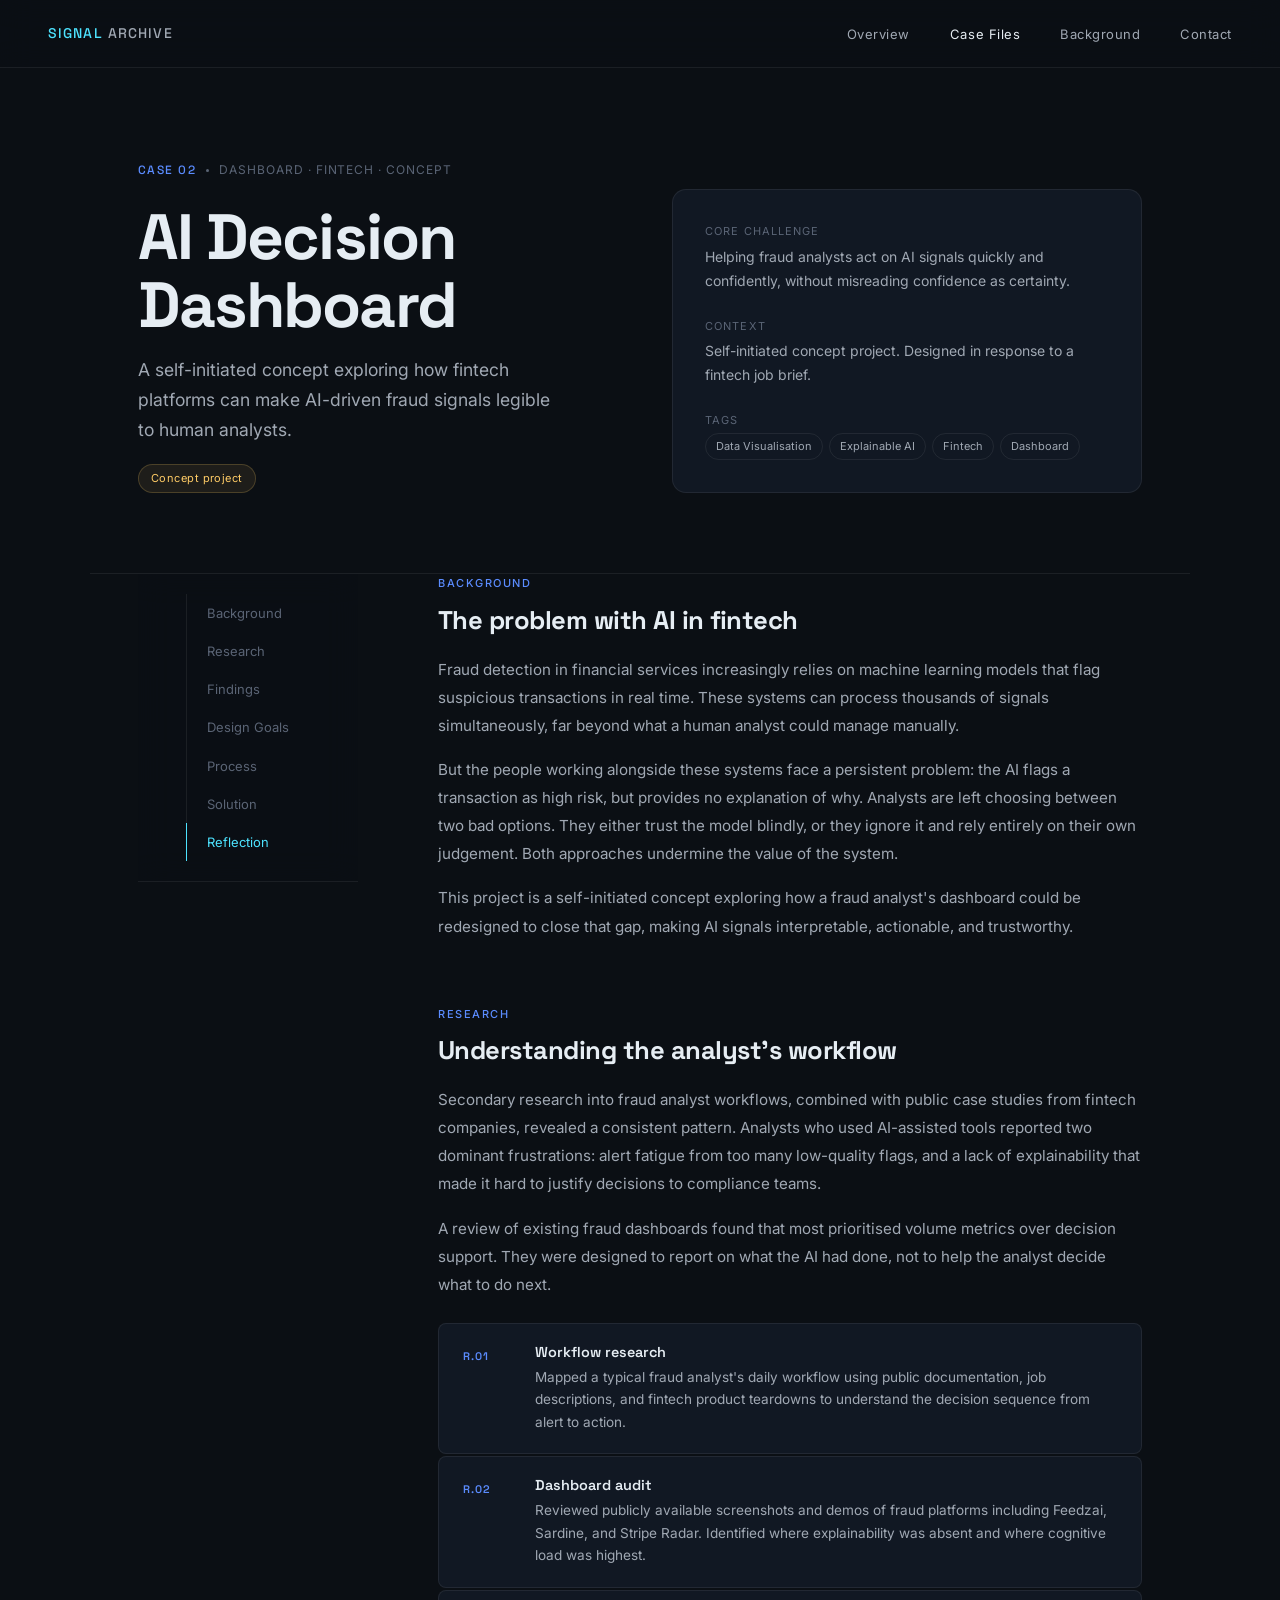
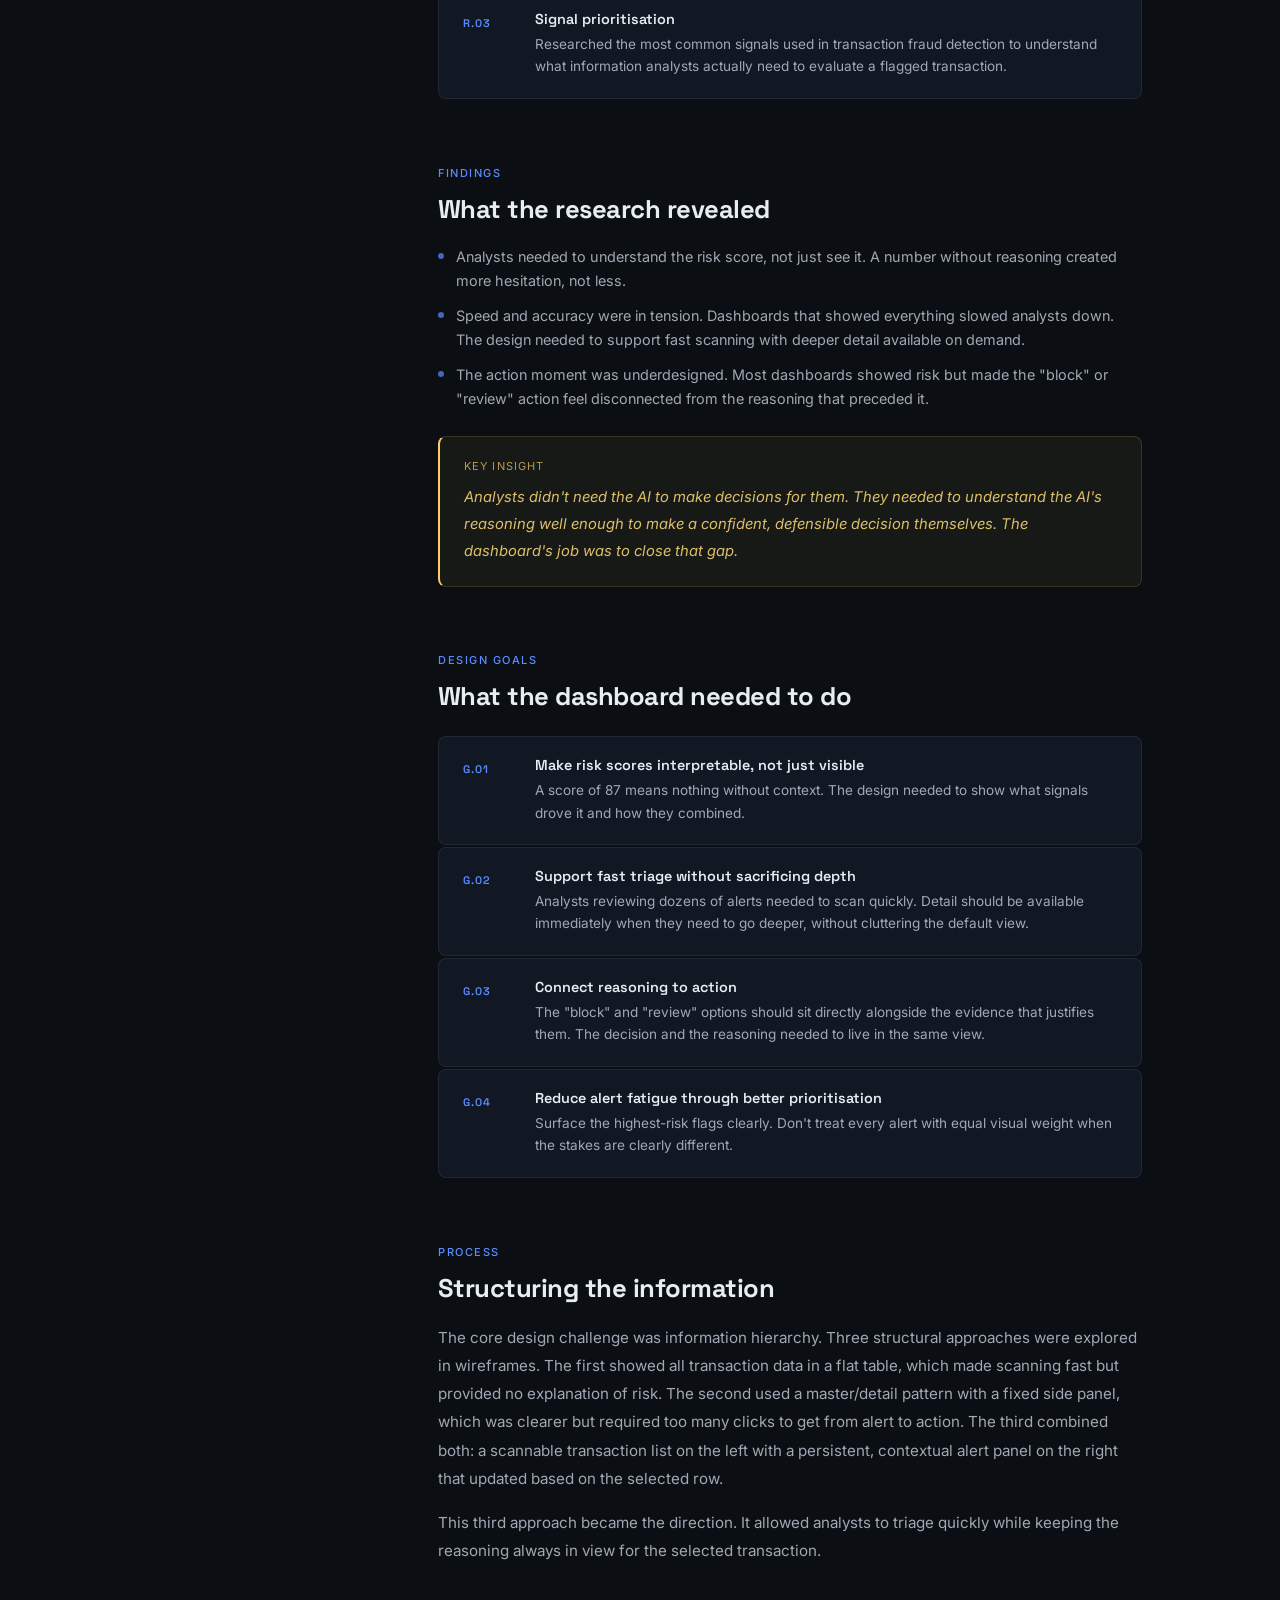
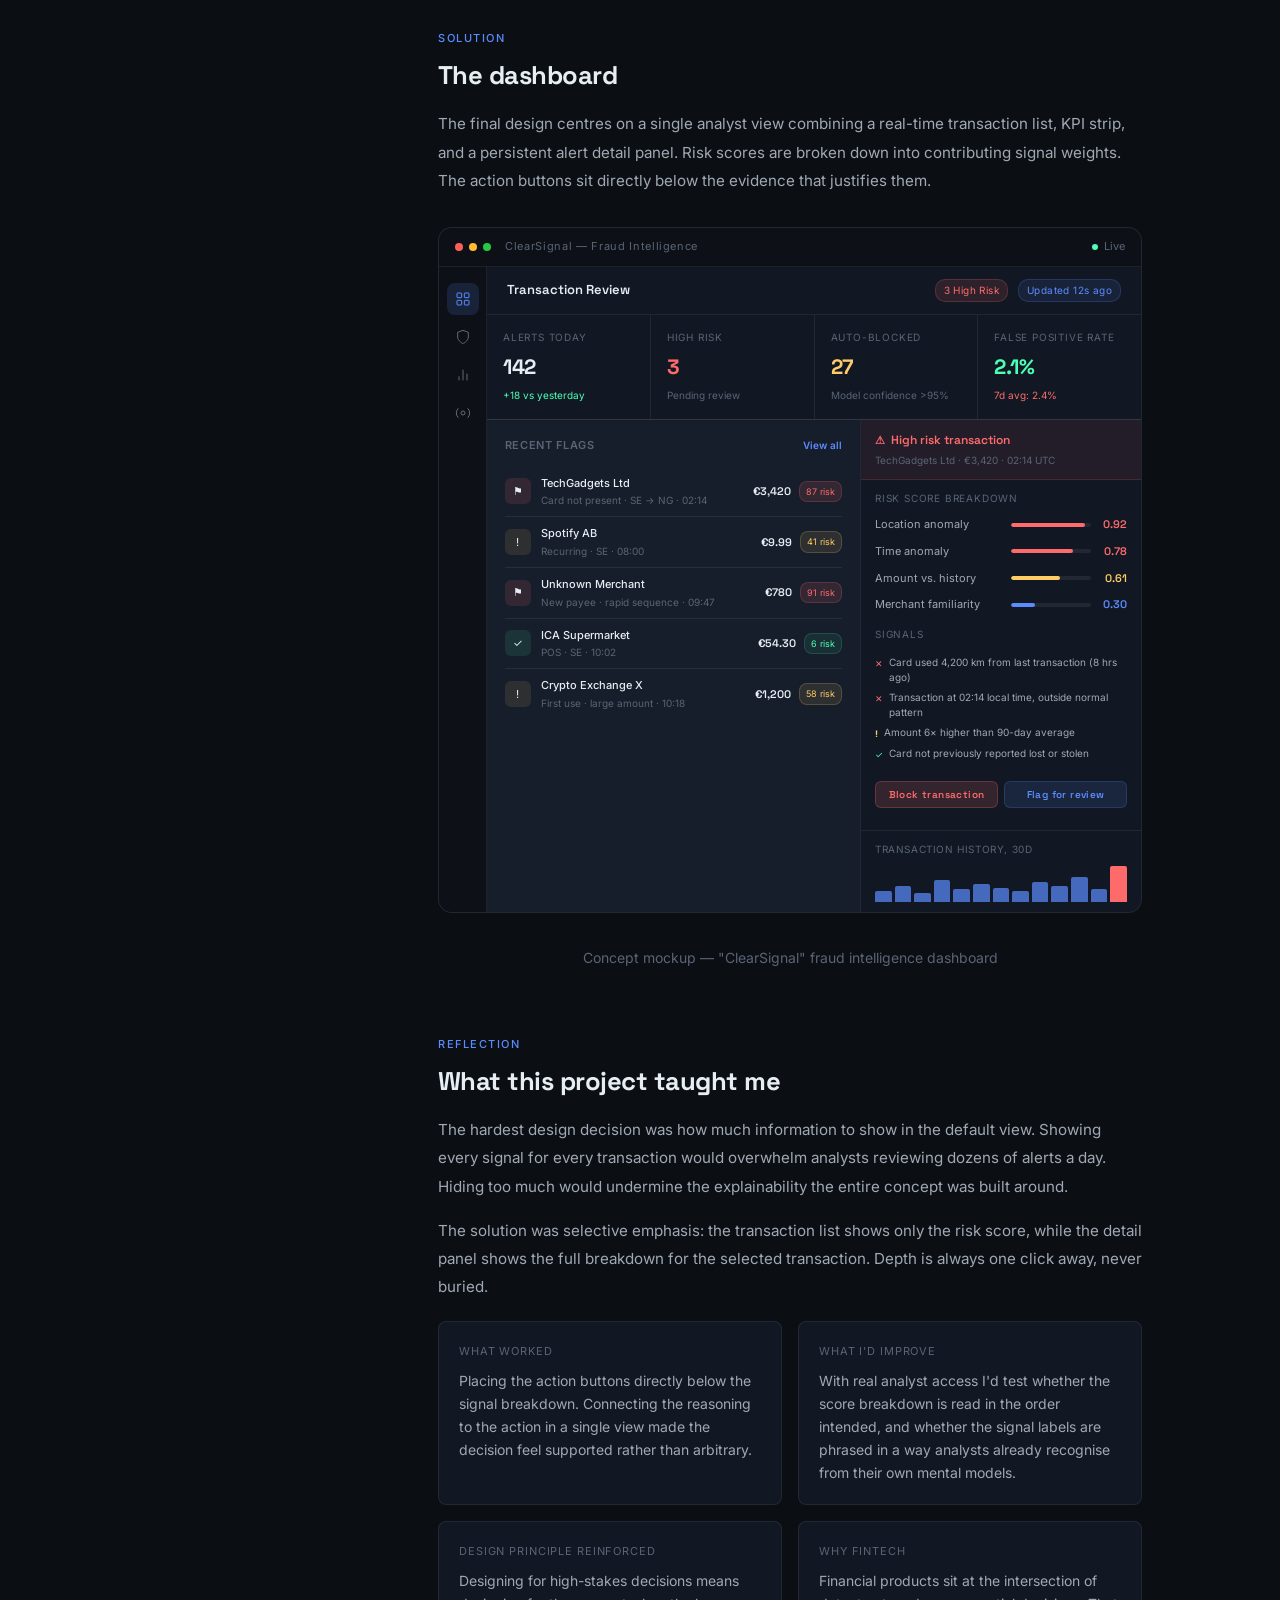
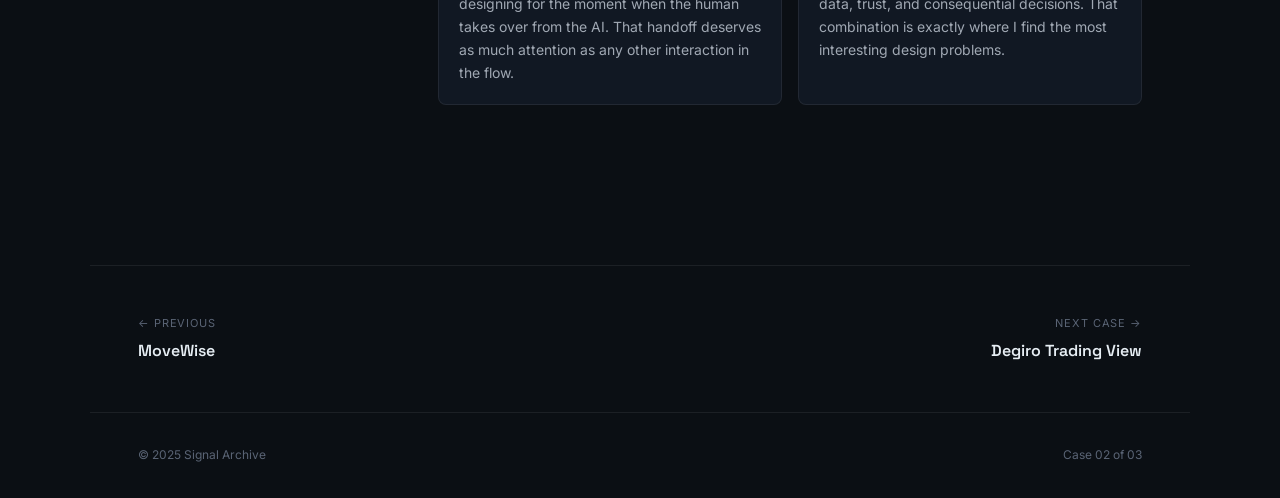
<file: case-ai-dashboard.html>
<!DOCTYPE html>
<html lang="en">
<head>
<meta charset="UTF-8" />
<meta name="viewport" content="width=device-width, initial-scale=1.0" />
<title>Case 02 — AI Decision Dashboard · Signal Archive</title>
<link rel="preconnect" href="https://fonts.googleapis.com" />
<link rel="preconnect" href="https://fonts.gstatic.com" crossorigin />
<link href="https://fonts.googleapis.com/css2?family=Space+Grotesk:wght@300;400;500;600;700&family=Inter:wght@300;400;500&display=swap" rel="stylesheet" />
<style>
*, *::before, *::after { box-sizing: border-box; margin: 0; padding: 0; }
:root {
  --bg: #0B0F14; --surface: #111823; --surface2: #161E2B;
  --accent: #4DE3FF; --accent2: #5B8CFF; --amber: #FFCC66;
  --red: #FF6B6B; --green: #4DFFB4;
  --text-primary: #E6EDF3; --text-secondary: #A0A8B3; --text-muted: #5A6475;
  --border: rgba(255,255,255,0.07); --border-hover: rgba(77,227,255,0.2);
  --radius: 8px; --radius-lg: 14px;
}
html { scroll-behavior: smooth; }
body { background: var(--bg); color: var(--text-primary); font-family: 'Inter', sans-serif; font-size: 16px; line-height: 1.7; -webkit-font-smoothing: antialiased; }
h1,h2,h3,h4,h5 { font-family: 'Space Grotesk', sans-serif; font-weight: 600; line-height: 1.2; color: var(--text-primary); }
a { color: inherit; text-decoration: none; }

nav {
  position: fixed; top: 0; left: 0; right: 0; z-index: 100;
  display: flex; align-items: center; justify-content: space-between;
  padding: 1.25rem 3rem;
  background: rgba(11,15,20,0.85); backdrop-filter: blur(16px);
  border-bottom: 1px solid var(--border);
}
.nav-logo { font-family: 'Space Grotesk', sans-serif; font-size: 14px; font-weight: 500; color: var(--text-secondary); letter-spacing: 0.08em; text-transform: uppercase; }
.nav-logo span { color: var(--accent); }
.nav-links { display: flex; gap: 2.5rem; list-style: none; }
.nav-links a { font-size: 13px; color: var(--text-secondary); letter-spacing: 0.04em; transition: color 0.2s; }
.nav-links a:hover, .nav-links a.active { color: var(--text-primary); }

.case-hero {
  padding: 10rem 3rem 5rem; max-width: 1100px; margin: 0 auto;
  display: grid; grid-template-columns: 1fr 1fr; gap: 4rem; align-items: end;
}
.case-eyebrow { display: flex; align-items: center; gap: 10px; margin-bottom: 1.5rem; }
.case-id { font-family: 'Space Grotesk', sans-serif; font-size: 12px; font-weight: 500; letter-spacing: 0.12em; text-transform: uppercase; color: var(--accent2); }
.case-dot { width: 3px; height: 3px; border-radius: 50%; background: var(--text-muted); }
.case-type { font-size: 12px; letter-spacing: 0.08em; text-transform: uppercase; color: var(--text-muted); }
.concept-badge { display: inline-flex; align-items: center; gap: 6px; font-size: 11px; padding: 4px 12px; border-radius: 20px; background: rgba(255,204,102,0.08); border: 1px solid rgba(255,204,102,0.2); color: var(--amber); letter-spacing: 0.04em; margin-top: 1.25rem; }
.case-hero h1 { font-size: clamp(2.4rem, 5vw, 4.2rem); font-weight: 700; letter-spacing: -0.03em; margin-bottom: 1rem; line-height: 1.05; }
.case-hero .subtitle { font-size: 1.1rem; color: var(--text-secondary); max-width: 420px; }
.case-meta-block { display: flex; flex-direction: column; gap: 1.5rem; padding: 2rem; background: var(--surface); border: 1px solid var(--border); border-radius: var(--radius-lg); }
.meta-item label { display: block; font-size: 11px; letter-spacing: 0.1em; text-transform: uppercase; color: var(--text-muted); margin-bottom: 4px; }
.meta-item p { font-size: 0.875rem; color: var(--text-secondary); }
.meta-tags { display: flex; gap: 6px; flex-wrap: wrap; margin-top: 4px; }
.tag { font-size: 11px; padding: 3px 10px; border-radius: 20px; border: 1px solid var(--border); color: var(--text-secondary); }

.divider { max-width: 1100px; margin: 0 auto; height: 1px; background: var(--border); }

.case-body { max-width: 1100px; margin: 0 auto; padding: 0 3rem 6rem; display: grid; grid-template-columns: 220px 1fr; gap: 5rem; align-items: start; }
.case-nav-sidebar { position: sticky; top: 6rem; }
.case-nav-sidebar ul { list-style: none; border-left: 1px solid var(--border); }
.case-nav-sidebar li a { display: block; padding: 0.5rem 1.25rem; font-size: 13px; color: var(--text-muted); border-left: 1px solid transparent; margin-left: -1px; transition: color 0.2s, border-color 0.2s; }
.case-nav-sidebar li a:hover { color: var(--text-secondary); }
.case-nav-sidebar li a.active { color: var(--accent); border-left-color: var(--accent); }

.content-section { margin-bottom: 4rem; scroll-margin-top: 6rem; }
.section-label { font-size: 11px; font-weight: 500; letter-spacing: 0.14em; text-transform: uppercase; color: var(--accent2); margin-bottom: 0.75rem; }
.content-section h2 { font-size: 1.6rem; font-weight: 700; letter-spacing: -0.02em; margin-bottom: 1.25rem; }
.content-section p { color: var(--text-secondary); font-size: 0.95rem; line-height: 1.85; margin-bottom: 1rem; }
.content-section p strong { color: var(--text-primary); font-weight: 500; }

.insight { background: rgba(255,204,102,0.05); border: 1px solid rgba(255,204,102,0.15); border-left: 2px solid var(--amber); border-radius: var(--radius); padding: 1.25rem 1.5rem; margin: 1.5rem 0; }
.insight-label { font-size: 11px; letter-spacing: 0.1em; text-transform: uppercase; color: var(--amber); opacity: 0.7; margin-bottom: 0.5rem; }
.insight p { color: rgba(255,220,120,0.85) !important; font-size: 0.925rem !important; margin: 0 !important; font-style: italic; }

.process-steps { display: flex; flex-direction: column; gap: 1px; margin-top: 1.5rem; }
.process-step { display: grid; grid-template-columns: 48px 1fr; gap: 1.5rem; align-items: start; background: var(--surface); border: 1px solid var(--border); border-radius: var(--radius); padding: 1.25rem 1.5rem; margin-bottom: 1px; }
.step-num { font-family: 'Space Grotesk', sans-serif; font-size: 11px; font-weight: 600; color: var(--accent2); letter-spacing: 0.08em; padding-top: 3px; }
.step-content h4 { font-size: 0.9rem; font-weight: 600; margin-bottom: 0.3rem; }
.step-content p { font-size: 0.85rem; color: var(--text-secondary); line-height: 1.65; margin: 0; }

.feature-list { list-style: none; margin-top: 1.25rem; display: flex; flex-direction: column; gap: 10px; }
.feature-list li { display: flex; align-items: flex-start; gap: 12px; font-size: 0.9rem; color: var(--text-secondary); }
.feature-list li::before { content: ''; display: block; width: 6px; height: 6px; border-radius: 50%; background: var(--accent2); margin-top: 8px; flex-shrink: 0; opacity: 0.7; }

/* ===================== FINTECH DASHBOARD MOCKUP ===================== */
.dashboard-wrap { margin: 2rem 0; border-radius: var(--radius-lg); overflow: hidden; border: 1px solid var(--border); background: var(--surface); }

/* App chrome */
.dash-chrome { background: #0D1117; border-bottom: 1px solid var(--border); padding: 0.6rem 1rem; display: flex; align-items: center; justify-content: space-between; }
.dash-chrome-left { display: flex; align-items: center; gap: 6px; }
.dc { width: 8px; height: 8px; border-radius: 50%; }
.dc-r { background: #FF5F57; }
.dc-y { background: #FEBC2E; }
.dc-g { background: #28C840; }
.dash-chrome-title { font-size: 11px; color: var(--text-muted); letter-spacing: 0.06em; margin-left: 8px; }
.dash-chrome-right { font-size: 11px; color: var(--text-muted); display: flex; align-items: center; gap: 6px; }
.live-dot { width: 6px; height: 6px; border-radius: 50%; background: var(--green); animation: blink 2s ease-in-out infinite; }
@keyframes blink { 0%,100% { opacity:1; } 50% { opacity:0.3; } }

/* Sidebar nav */
.dash-layout { display: grid; grid-template-columns: 48px 1fr; min-height: 520px; }
.dash-sidebar { background: #0D1117; border-right: 1px solid var(--border); display: flex; flex-direction: column; align-items: center; padding: 1rem 0; gap: 6px; }
.dash-icon { width: 32px; height: 32px; border-radius: 8px; display: flex; align-items: center; justify-content: center; cursor: pointer; transition: background 0.2s; }
.dash-icon svg { width: 16px; height: 16px; opacity: 0.4; }
.dash-icon.active { background: rgba(91,140,255,0.15); }
.dash-icon.active svg { opacity: 1; }

/* Main content */
.dash-main { display: flex; flex-direction: column; overflow: hidden; }

/* Top bar */
.dash-topbar { background: var(--surface); border-bottom: 1px solid var(--border); padding: 0.75rem 1.25rem; display: flex; align-items: center; justify-content: space-between; }
.dash-topbar-title { font-family: 'Space Grotesk', sans-serif; font-size: 13px; font-weight: 600; }
.dash-topbar-right { display: flex; align-items: center; gap: 10px; }
.tb-badge { font-size: 10px; padding: 2px 8px; border-radius: 10px; letter-spacing: 0.04em; }
.tb-badge.alert { background: rgba(255,107,107,0.12); color: var(--red); border: 1px solid rgba(255,107,107,0.2); }
.tb-badge.info { background: rgba(91,140,255,0.1); color: var(--accent2); border: 1px solid rgba(91,140,255,0.2); }

/* KPI row */
.dash-kpis { display: grid; grid-template-columns: repeat(4,1fr); gap: 1px; background: var(--border); border-bottom: 1px solid var(--border); }
.kpi { background: var(--surface); padding: 0.9rem 1rem; }
.kpi-label { font-size: 10px; letter-spacing: 0.08em; text-transform: uppercase; color: var(--text-muted); margin-bottom: 4px; }
.kpi-value { font-family: 'Space Grotesk', sans-serif; font-size: 1.3rem; font-weight: 700; letter-spacing: -0.02em; }
.kpi-change { font-size: 10px; margin-top: 2px; }
.up { color: var(--green); }
.down { color: var(--red); }
.neutral { color: var(--text-muted); }

/* Content grid */
.dash-content { display: grid; grid-template-columns: 1fr 280px; gap: 1px; background: var(--border); flex: 1; }

/* Transaction review panel */
.panel { background: var(--surface2); padding: 1rem 1.1rem; }
.panel-header { font-size: 11px; font-weight: 600; letter-spacing: 0.06em; text-transform: uppercase; color: var(--text-muted); margin-bottom: 0.75rem; display: flex; align-items: center; justify-content: space-between; }
.panel-header span { color: var(--accent2); cursor: pointer; font-size: 10px; text-transform: none; letter-spacing: 0; }

/* Transaction rows */
.tx-row { display: grid; grid-template-columns: 28px 1fr auto auto; gap: 8px; align-items: center; padding: 7px 0; border-bottom: 1px solid var(--border); }
.tx-row:last-child { border-bottom: none; }
.tx-icon { width: 26px; height: 26px; border-radius: 6px; display: flex; align-items: center; justify-content: center; font-size: 11px; flex-shrink: 0; }
.tx-icon.flag { background: rgba(255,107,107,0.12); }
.tx-icon.ok { background: rgba(77,255,180,0.1); }
.tx-icon.warn { background: rgba(255,204,102,0.1); }
.tx-info { }
.tx-name { font-size: 11px; font-weight: 500; color: var(--text-primary); }
.tx-sub { font-size: 10px; color: var(--text-muted); }
.tx-amount { font-family: 'Space Grotesk', sans-serif; font-size: 11px; font-weight: 600; text-align: right; white-space: nowrap; }
.tx-amount.neg { color: var(--text-primary); }
.risk-pill { font-size: 9px; padding: 2px 6px; border-radius: 8px; white-space: nowrap; text-align: center; }
.risk-high { background: rgba(255,107,107,0.12); color: var(--red); border: 1px solid rgba(255,107,107,0.2); }
.risk-med { background: rgba(255,204,102,0.1); color: var(--amber); border: 1px solid rgba(255,204,102,0.2); }
.risk-low { background: rgba(77,255,180,0.08); color: var(--green); border: 1px solid rgba(77,255,180,0.15); }

/* Alert detail panel */
.alert-panel { background: var(--surface); border-left: none; display: flex; flex-direction: column; gap: 10px; }
.alert-header { background: rgba(255,107,107,0.07); border-bottom: 1px solid rgba(255,107,107,0.15); padding: 10px 14px; }
.alert-title { font-family: 'Space Grotesk', sans-serif; font-size: 12px; font-weight: 600; color: var(--red); display: flex; align-items: center; gap: 6px; }
.alert-title::before { content: '⚠'; font-size: 11px; }
.alert-sub { font-size: 10px; color: var(--text-muted); margin-top: 2px; }
.alert-body { padding: 0 14px 10px; display: flex; flex-direction: column; gap: 8px; }

.score-row { display: flex; align-items: center; justify-content: space-between; }
.score-label { font-size: 11px; color: var(--text-secondary); }
.score-right { display: flex; align-items: center; gap: 8px; }
.score-bar-wrap { width: 80px; height: 4px; background: var(--border); border-radius: 2px; overflow: hidden; }
.score-bar-fill { height: 100%; border-radius: 2px; }
.fill-red { background: var(--red); }
.fill-amber { background: var(--amber); }
.fill-blue { background: var(--accent2); }
.score-val { font-size: 11px; font-weight: 600; font-family: 'Space Grotesk', sans-serif; min-width: 28px; text-align: right; }

.signal-list { display: flex; flex-direction: column; gap: 5px; margin-top: 4px; }
.signal-item { font-size: 10px; color: var(--text-secondary); display: flex; align-items: flex-start; gap: 6px; line-height: 1.5; }
.signal-item.bad::before { content: '✕'; color: var(--red); font-size: 9px; margin-top: 2px; flex-shrink: 0; }
.signal-item.warn::before { content: '!'; color: var(--amber); font-size: 9px; margin-top: 2px; flex-shrink: 0; font-weight: 700; }
.signal-item.good::before { content: '✓'; color: var(--green); font-size: 9px; margin-top: 2px; flex-shrink: 0; }

.action-row { display: flex; gap: 6px; padding: 0 14px 12px; }
.action-btn { flex: 1; padding: 6px; font-size: 10px; font-family: 'Space Grotesk', sans-serif; font-weight: 600; border-radius: 6px; border: none; cursor: pointer; letter-spacing: 0.04em; }
.action-btn.block { background: rgba(255,107,107,0.15); color: var(--red); border: 1px solid rgba(255,107,107,0.25); }
.action-btn.review { background: rgba(91,140,255,0.12); color: var(--accent2); border: 1px solid rgba(91,140,255,0.2); }

/* Mini chart */
.mini-chart { padding: 10px 14px; border-top: 1px solid var(--border); }
.mini-chart-label { font-size: 10px; color: var(--text-muted); letter-spacing: 0.06em; text-transform: uppercase; margin-bottom: 8px; }
.chart-bars { display: flex; align-items: flex-end; gap: 3px; height: 36px; }
.bar { flex: 1; border-radius: 2px 2px 0 0; opacity: 0.7; }

/* ===================== END DASHBOARD ===================== */

.reflection-grid { display: grid; grid-template-columns: 1fr 1fr; gap: 1rem; margin-top: 1.25rem; }
.reflection-card { background: var(--surface); border: 1px solid var(--border); border-radius: var(--radius); padding: 1.25rem; }
.reflection-card label { display: block; font-size: 11px; letter-spacing: 0.08em; text-transform: uppercase; color: var(--text-muted); margin-bottom: 0.5rem; }
.reflection-card p { font-size: 0.875rem; color: var(--text-secondary); line-height: 1.65; margin: 0; }

.case-pagination { max-width: 1100px; margin: 0 auto; padding: 3rem; display: flex; justify-content: space-between; align-items: center; border-top: 1px solid var(--border); }
.pagination-link { display: flex; flex-direction: column; gap: 4px; }
.pagination-link .direction { font-size: 11px; letter-spacing: 0.08em; text-transform: uppercase; color: var(--text-muted); }
.pagination-link .title { font-family: 'Space Grotesk', sans-serif; font-size: 1rem; font-weight: 600; color: var(--text-primary); transition: color 0.2s; }
.pagination-link:hover .title { color: var(--accent); }
.pagination-link.next { text-align: right; }

footer { border-top: 1px solid var(--border); padding: 2rem 3rem; max-width: 1100px; margin: 0 auto; display: flex; align-items: center; justify-content: space-between; }
footer p { font-size: 12px; color: var(--text-muted); }

.fade-up { opacity: 0; transform: translateY(16px); transition: opacity 0.5s ease, transform 0.5s ease; }
.fade-up.visible { opacity: 1; transform: none; }

@media (max-width: 900px) {
  .case-hero { grid-template-columns: 1fr; gap: 2rem; padding: 8rem 1.5rem 3rem; }
  .case-body { grid-template-columns: 1fr; gap: 2rem; padding: 0 1.5rem 4rem; }
  .case-nav-sidebar { display: none; }
  .dash-layout { grid-template-columns: 1fr; }
  .dash-sidebar { display: none; }
  .dash-content { grid-template-columns: 1fr; }
  .dash-kpis { grid-template-columns: 1fr 1fr; }
  .reflection-grid { grid-template-columns: 1fr; }
  nav { padding: 1rem 1.5rem; }
  .nav-links { display: none; }
}
</style>
</head>
<body>

<nav>
  <a href="index.html" class="nav-logo"><span>Signal</span>&nbsp;Archive</a>
  <ul class="nav-links">
    <li><a href="index.html">Overview</a></li>
    <li><a href="index.html#case-files" class="active">Case Files</a></li>
    <li><a href="origin.html">Background</a></li>
    <li><a href="index.html#contact">Contact</a></li>
  </ul>
</nav>

<div class="case-hero">
  <div>
    <div class="case-eyebrow">
      <span class="case-id">Case 02</span>
      <span class="case-dot"></span>
      <span class="case-type">Dashboard · Fintech · Concept</span>
    </div>
    <h1>AI Decision Dashboard</h1>
    <p class="subtitle">A self-initiated concept exploring how fintech platforms can make AI-driven fraud signals legible to human analysts.</p>
    <div class="concept-badge">Concept project</div>
  </div>
  <div class="case-meta-block fade-up">
    <div class="meta-item">
      <label>Core challenge</label>
      <p>Helping fraud analysts act on AI signals quickly and confidently, without misreading confidence as certainty.</p>
    </div>
    <div class="meta-item">
      <label>Context</label>
      <p>Self-initiated concept project. Designed in response to a fintech job brief.</p>
    </div>
    <div class="meta-item">
      <label>Tags</label>
      <div class="meta-tags">
        <span class="tag">Data Visualisation</span>
        <span class="tag">Explainable AI</span>
        <span class="tag">Fintech</span>
        <span class="tag">Dashboard</span>
      </div>
    </div>
  </div>
</div>

<div class="divider"></div>

<div class="case-body">
  <nav class="case-nav-sidebar" aria-label="Page sections">
    <ul>
      <li><a href="#background" class="active">Background</a></li>
      <li><a href="#research">Research</a></li>
      <li><a href="#findings">Findings</a></li>
      <li><a href="#goals">Design Goals</a></li>
      <li><a href="#process">Process</a></li>
      <li><a href="#solution">Solution</a></li>
      <li><a href="#reflection">Reflection</a></li>
    </ul>
  </nav>

  <main>

    <div class="content-section fade-up" id="background">
      <div class="section-label">Background</div>
      <h2>The problem with AI in fintech</h2>
      <p>Fraud detection in financial services increasingly relies on machine learning models that flag suspicious transactions in real time. These systems can process thousands of signals simultaneously, far beyond what a human analyst could manage manually.</p>
      <p>But the people working alongside these systems face a persistent problem: the AI flags a transaction as high risk, but provides no explanation of why. Analysts are left choosing between two bad options. They either trust the model blindly, or they ignore it and rely entirely on their own judgement. Both approaches undermine the value of the system.</p>
      <p>This project is a self-initiated concept exploring how a fraud analyst's dashboard could be redesigned to close that gap, making AI signals interpretable, actionable, and trustworthy.</p>
    </div>

    <div class="content-section fade-up" id="research">
      <div class="section-label">Research</div>
      <h2>Understanding the analyst's workflow</h2>
      <p>Secondary research into fraud analyst workflows, combined with public case studies from fintech companies, revealed a consistent pattern. Analysts who used AI-assisted tools reported two dominant frustrations: alert fatigue from too many low-quality flags, and a lack of explainability that made it hard to justify decisions to compliance teams.</p>
      <p>A review of existing fraud dashboards found that most prioritised volume metrics over decision support. They were designed to report on what the AI had done, not to help the analyst decide what to do next.</p>

      <div class="process-steps">
        <div class="process-step">
          <span class="step-num">R.01</span>
          <div class="step-content">
            <h4>Workflow research</h4>
            <p>Mapped a typical fraud analyst's daily workflow using public documentation, job descriptions, and fintech product teardowns to understand the decision sequence from alert to action.</p>
          </div>
        </div>
        <div class="process-step">
          <span class="step-num">R.02</span>
          <div class="step-content">
            <h4>Dashboard audit</h4>
            <p>Reviewed publicly available screenshots and demos of fraud platforms including Feedzai, Sardine, and Stripe Radar. Identified where explainability was absent and where cognitive load was highest.</p>
          </div>
        </div>
        <div class="process-step">
          <span class="step-num">R.03</span>
          <div class="step-content">
            <h4>Signal prioritisation</h4>
            <p>Researched the most common signals used in transaction fraud detection to understand what information analysts actually need to evaluate a flagged transaction.</p>
          </div>
        </div>
      </div>
    </div>

    <div class="content-section fade-up" id="findings">
      <div class="section-label">Findings</div>
      <h2>What the research revealed</h2>

      <ul class="feature-list">
        <li>Analysts needed to understand the risk score, not just see it. A number without reasoning created more hesitation, not less.</li>
        <li>Speed and accuracy were in tension. Dashboards that showed everything slowed analysts down. The design needed to support fast scanning with deeper detail available on demand.</li>
        <li>The action moment was underdesigned. Most dashboards showed risk but made the "block" or "review" action feel disconnected from the reasoning that preceded it.</li>
      </ul>

      <div class="insight">
        <div class="insight-label">Key insight</div>
        <p>Analysts didn't need the AI to make decisions for them. They needed to understand the AI's reasoning well enough to make a confident, defensible decision themselves. The dashboard's job was to close that gap.</p>
      </div>
    </div>

    <div class="content-section fade-up" id="goals">
      <div class="section-label">Design Goals</div>
      <h2>What the dashboard needed to do</h2>

      <div class="process-steps">
        <div class="process-step">
          <span class="step-num">G.01</span>
          <div class="step-content">
            <h4>Make risk scores interpretable, not just visible</h4>
            <p>A score of 87 means nothing without context. The design needed to show what signals drove it and how they combined.</p>
          </div>
        </div>
        <div class="process-step">
          <span class="step-num">G.02</span>
          <div class="step-content">
            <h4>Support fast triage without sacrificing depth</h4>
            <p>Analysts reviewing dozens of alerts needed to scan quickly. Detail should be available immediately when they need to go deeper, without cluttering the default view.</p>
          </div>
        </div>
        <div class="process-step">
          <span class="step-num">G.03</span>
          <div class="step-content">
            <h4>Connect reasoning to action</h4>
            <p>The "block" and "review" options should sit directly alongside the evidence that justifies them. The decision and the reasoning needed to live in the same view.</p>
          </div>
        </div>
        <div class="process-step">
          <span class="step-num">G.04</span>
          <div class="step-content">
            <h4>Reduce alert fatigue through better prioritisation</h4>
            <p>Surface the highest-risk flags clearly. Don't treat every alert with equal visual weight when the stakes are clearly different.</p>
          </div>
        </div>
      </div>
    </div>

    <div class="content-section fade-up" id="process">
      <div class="section-label">Process</div>
      <h2>Structuring the information</h2>
      <p>The core design challenge was information hierarchy. Three structural approaches were explored in wireframes. The first showed all transaction data in a flat table, which made scanning fast but provided no explanation of risk. The second used a master/detail pattern with a fixed side panel, which was clearer but required too many clicks to get from alert to action. The third combined both: a scannable transaction list on the left with a persistent, contextual alert panel on the right that updated based on the selected row.</p>
      <p>This third approach became the direction. It allowed analysts to triage quickly while keeping the reasoning always in view for the selected transaction.</p>
    </div>

    <div class="content-section fade-up" id="solution">
      <div class="section-label">Solution</div>
      <h2>The dashboard</h2>
      <p>The final design centres on a single analyst view combining a real-time transaction list, KPI strip, and a persistent alert detail panel. Risk scores are broken down into contributing signal weights. The action buttons sit directly below the evidence that justifies them.</p>

      <!-- FINTECH DASHBOARD MOCKUP -->
      <div class="dashboard-wrap">
        <!-- Chrome bar -->
        <div class="dash-chrome">
          <div class="dash-chrome-left">
            <div class="dc dc-r"></div><div class="dc dc-y"></div><div class="dc dc-g"></div>
            <span class="dash-chrome-title">ClearSignal — Fraud Intelligence</span>
          </div>
          <div class="dash-chrome-right">
            <div class="live-dot"></div> Live
          </div>
        </div>

        <div class="dash-layout">
          <!-- Icon sidebar -->
          <div class="dash-sidebar">
            <div class="dash-icon active">
              <svg viewBox="0 0 24 24" fill="none" stroke="var(--accent2)" stroke-width="1.5"><rect x="3" y="3" width="7" height="7" rx="1"/><rect x="14" y="3" width="7" height="7" rx="1"/><rect x="3" y="14" width="7" height="7" rx="1"/><rect x="14" y="14" width="7" height="7" rx="1"/></svg>
            </div>
            <div class="dash-icon">
              <svg viewBox="0 0 24 24" fill="none" stroke="currentColor" stroke-width="1.5"><path d="M12 22s8-4 8-10V5l-8-3-8 3v7c0 6 8 10 8 10z"/></svg>
            </div>
            <div class="dash-icon">
              <svg viewBox="0 0 24 24" fill="none" stroke="currentColor" stroke-width="1.5"><line x1="18" y1="20" x2="18" y2="10"/><line x1="12" y1="20" x2="12" y2="4"/><line x1="6" y1="20" x2="6" y2="14"/></svg>
            </div>
            <div class="dash-icon">
              <svg viewBox="0 0 24 24" fill="none" stroke="currentColor" stroke-width="1.5"><circle cx="12" cy="12" r="3"/><path d="M19.07 4.93a10 10 0 0 1 0 14.14M4.93 4.93a10 10 0 0 0 0 14.14"/></svg>
            </div>
          </div>

          <!-- Main area -->
          <div class="dash-main">
            <!-- Top bar -->
            <div class="dash-topbar">
              <span class="dash-topbar-title">Transaction Review</span>
              <div class="dash-topbar-right">
                <span class="tb-badge alert">3 High Risk</span>
                <span class="tb-badge info">Updated 12s ago</span>
              </div>
            </div>

            <!-- KPIs -->
            <div class="dash-kpis">
              <div class="kpi">
                <div class="kpi-label">Alerts today</div>
                <div class="kpi-value" style="color:var(--text-primary)">142</div>
                <div class="kpi-change up">+18 vs yesterday</div>
              </div>
              <div class="kpi">
                <div class="kpi-label">High risk</div>
                <div class="kpi-value" style="color:var(--red)">3</div>
                <div class="kpi-change neutral">Pending review</div>
              </div>
              <div class="kpi">
                <div class="kpi-label">Auto-blocked</div>
                <div class="kpi-value" style="color:var(--amber)">27</div>
                <div class="kpi-change neutral">Model confidence &gt;95%</div>
              </div>
              <div class="kpi">
                <div class="kpi-label">False positive rate</div>
                <div class="kpi-value" style="color:var(--green)">2.1%</div>
                <div class="kpi-change down">7d avg: 2.4%</div>
              </div>
            </div>

            <!-- Content -->
            <div class="dash-content">
              <!-- Transaction list -->
              <div class="panel">
                <div class="panel-header">Recent flags <span>View all</span></div>

                <div class="tx-row">
                  <div class="tx-icon flag">⚑</div>
                  <div class="tx-info">
                    <div class="tx-name">TechGadgets Ltd</div>
                    <div class="tx-sub">Card not present · SE → NG · 02:14</div>
                  </div>
                  <div class="tx-amount neg">€3,420</div>
                  <span class="risk-pill risk-high">87 risk</span>
                </div>

                <div class="tx-row">
                  <div class="tx-icon warn">!</div>
                  <div class="tx-info">
                    <div class="tx-name">Spotify AB</div>
                    <div class="tx-sub">Recurring · SE · 08:00</div>
                  </div>
                  <div class="tx-amount neg">€9.99</div>
                  <span class="risk-pill risk-med">41 risk</span>
                </div>

                <div class="tx-row">
                  <div class="tx-icon flag">⚑</div>
                  <div class="tx-info">
                    <div class="tx-name">Unknown Merchant</div>
                    <div class="tx-sub">New payee · rapid sequence · 09:47</div>
                  </div>
                  <div class="tx-amount neg">€780</div>
                  <span class="risk-pill risk-high">91 risk</span>
                </div>

                <div class="tx-row">
                  <div class="tx-icon ok">✓</div>
                  <div class="tx-info">
                    <div class="tx-name">ICA Supermarket</div>
                    <div class="tx-sub">POS · SE · 10:02</div>
                  </div>
                  <div class="tx-amount neg">€54.30</div>
                  <span class="risk-pill risk-low">6 risk</span>
                </div>

                <div class="tx-row">
                  <div class="tx-icon warn">!</div>
                  <div class="tx-info">
                    <div class="tx-name">Crypto Exchange X</div>
                    <div class="tx-sub">First use · large amount · 10:18</div>
                  </div>
                  <div class="tx-amount neg">€1,200</div>
                  <span class="risk-pill risk-med">58 risk</span>
                </div>
              </div>

              <!-- Alert detail panel -->
              <div class="alert-panel">
                <div class="alert-header">
                  <div class="alert-title">High risk transaction</div>
                  <div class="alert-sub">TechGadgets Ltd · €3,420 · 02:14 UTC</div>
                </div>
                <div class="alert-body">
                  <div style="font-size:10px; letter-spacing:0.08em; text-transform:uppercase; color:var(--text-muted);">Risk score breakdown</div>
                  <div class="score-row">
                    <span class="score-label">Location anomaly</span>
                    <div class="score-right">
                      <div class="score-bar-wrap"><div class="score-bar-fill fill-red" style="width:92%"></div></div>
                      <span class="score-val" style="color:var(--red)">0.92</span>
                    </div>
                  </div>
                  <div class="score-row">
                    <span class="score-label">Time anomaly</span>
                    <div class="score-right">
                      <div class="score-bar-wrap"><div class="score-bar-fill fill-red" style="width:78%"></div></div>
                      <span class="score-val" style="color:var(--red)">0.78</span>
                    </div>
                  </div>
                  <div class="score-row">
                    <span class="score-label">Amount vs. history</span>
                    <div class="score-right">
                      <div class="score-bar-wrap"><div class="score-bar-fill fill-amber" style="width:61%"></div></div>
                      <span class="score-val" style="color:var(--amber)">0.61</span>
                    </div>
                  </div>
                  <div class="score-row">
                    <span class="score-label">Merchant familiarity</span>
                    <div class="score-right">
                      <div class="score-bar-wrap"><div class="score-bar-fill fill-blue" style="width:30%"></div></div>
                      <span class="score-val" style="color:var(--accent2)">0.30</span>
                    </div>
                  </div>

                  <div style="font-size:10px; letter-spacing:0.08em; text-transform:uppercase; color:var(--text-muted); margin-top:4px;">Signals</div>
                  <div class="signal-list">
                    <div class="signal-item bad">Card used 4,200 km from last transaction (8 hrs ago)</div>
                    <div class="signal-item bad">Transaction at 02:14 local time, outside normal pattern</div>
                    <div class="signal-item warn">Amount 6× higher than 90-day average</div>
                    <div class="signal-item good">Card not previously reported lost or stolen</div>
                  </div>
                </div>

                <div class="action-row">
                  <button class="action-btn block">Block transaction</button>
                  <button class="action-btn review">Flag for review</button>
                </div>

                <div class="mini-chart">
                  <div class="mini-chart-label">Transaction history, 30d</div>
                  <div class="chart-bars">
                    <div class="bar" style="height:30%; background:var(--accent2)"></div>
                    <div class="bar" style="height:45%; background:var(--accent2)"></div>
                    <div class="bar" style="height:25%; background:var(--accent2)"></div>
                    <div class="bar" style="height:60%; background:var(--accent2)"></div>
                    <div class="bar" style="height:35%; background:var(--accent2)"></div>
                    <div class="bar" style="height:50%; background:var(--accent2)"></div>
                    <div class="bar" style="height:40%; background:var(--accent2)"></div>
                    <div class="bar" style="height:30%; background:var(--accent2)"></div>
                    <div class="bar" style="height:55%; background:var(--accent2)"></div>
                    <div class="bar" style="height:45%; background:var(--accent2)"></div>
                    <div class="bar" style="height:70%; background:var(--accent2)"></div>
                    <div class="bar" style="height:35%; background:var(--accent2)"></div>
                    <div class="bar" style="height:100%; background:var(--red); opacity:1"></div>
                  </div>
                </div>
              </div>
            </div>
          </div>
        </div>
      </div>
      <p style="font-size:0.875rem; color:var(--text-muted); text-align:center; margin-top:0.75rem">Concept mockup — "ClearSignal" fraud intelligence dashboard</p>
    </div>

    <div class="content-section fade-up" id="reflection">
      <div class="section-label">Reflection</div>
      <h2>What this project taught me</h2>
      <p>The hardest design decision was how much information to show in the default view. Showing every signal for every transaction would overwhelm analysts reviewing dozens of alerts a day. Hiding too much would undermine the explainability the entire concept was built around.</p>
      <p>The solution was selective emphasis: the transaction list shows only the risk score, while the detail panel shows the full breakdown for the selected transaction. Depth is always one click away, never buried.</p>

      <div class="reflection-grid">
        <div class="reflection-card">
          <label>What worked</label>
          <p>Placing the action buttons directly below the signal breakdown. Connecting the reasoning to the action in a single view made the decision feel supported rather than arbitrary.</p>
        </div>
        <div class="reflection-card">
          <label>What I'd improve</label>
          <p>With real analyst access I'd test whether the score breakdown is read in the order intended, and whether the signal labels are phrased in a way analysts already recognise from their own mental models.</p>
        </div>
        <div class="reflection-card">
          <label>Design principle reinforced</label>
          <p>Designing for high-stakes decisions means designing for the moment when the human takes over from the AI. That handoff deserves as much attention as any other interaction in the flow.</p>
        </div>
        <div class="reflection-card">
          <label>Why fintech</label>
          <p>Financial products sit at the intersection of data, trust, and consequential decisions. That combination is exactly where I find the most interesting design problems.</p>
        </div>
      </div>
    </div>

  </main>
</div>

<div class="case-pagination">
  <a href="case-student-move.html" class="pagination-link">
    <span class="direction">← Previous</span>
    <span class="title">MoveWise</span>
  </a>
  <a href="case-03-degiro.html" class="pagination-link next">
    <span class="direction">Next case →</span>
    <span class="title">Degiro Trading View</span>
  </a>
</div>

<footer>
  <p>© 2025 Signal Archive</p>
  <p style="font-size:12px; color:var(--text-muted)">Case 02 of 03</p>
</footer>

<script>
  const observer = new IntersectionObserver(entries => {
    entries.forEach(e => { if (e.isIntersecting) e.target.classList.add('visible'); });
  }, { threshold: 0.1 });
  document.querySelectorAll('.fade-up').forEach(el => observer.observe(el));

  const sections = document.querySelectorAll('.content-section');
  const navLinks = document.querySelectorAll('.case-nav-sidebar a');
  const scrollObserver = new IntersectionObserver(entries => {
    entries.forEach(e => {
      if (e.isIntersecting) {
        navLinks.forEach(a => a.classList.remove('active'));
        const active = document.querySelector(`.case-nav-sidebar a[href="#${e.target.id}"]`);
        if (active) active.classList.add('active');
      }
    });
  }, { rootMargin: '-30% 0px -60% 0px' });
  sections.forEach(s => scrollObserver.observe(s));
</script>
</body>
</html>
</file>
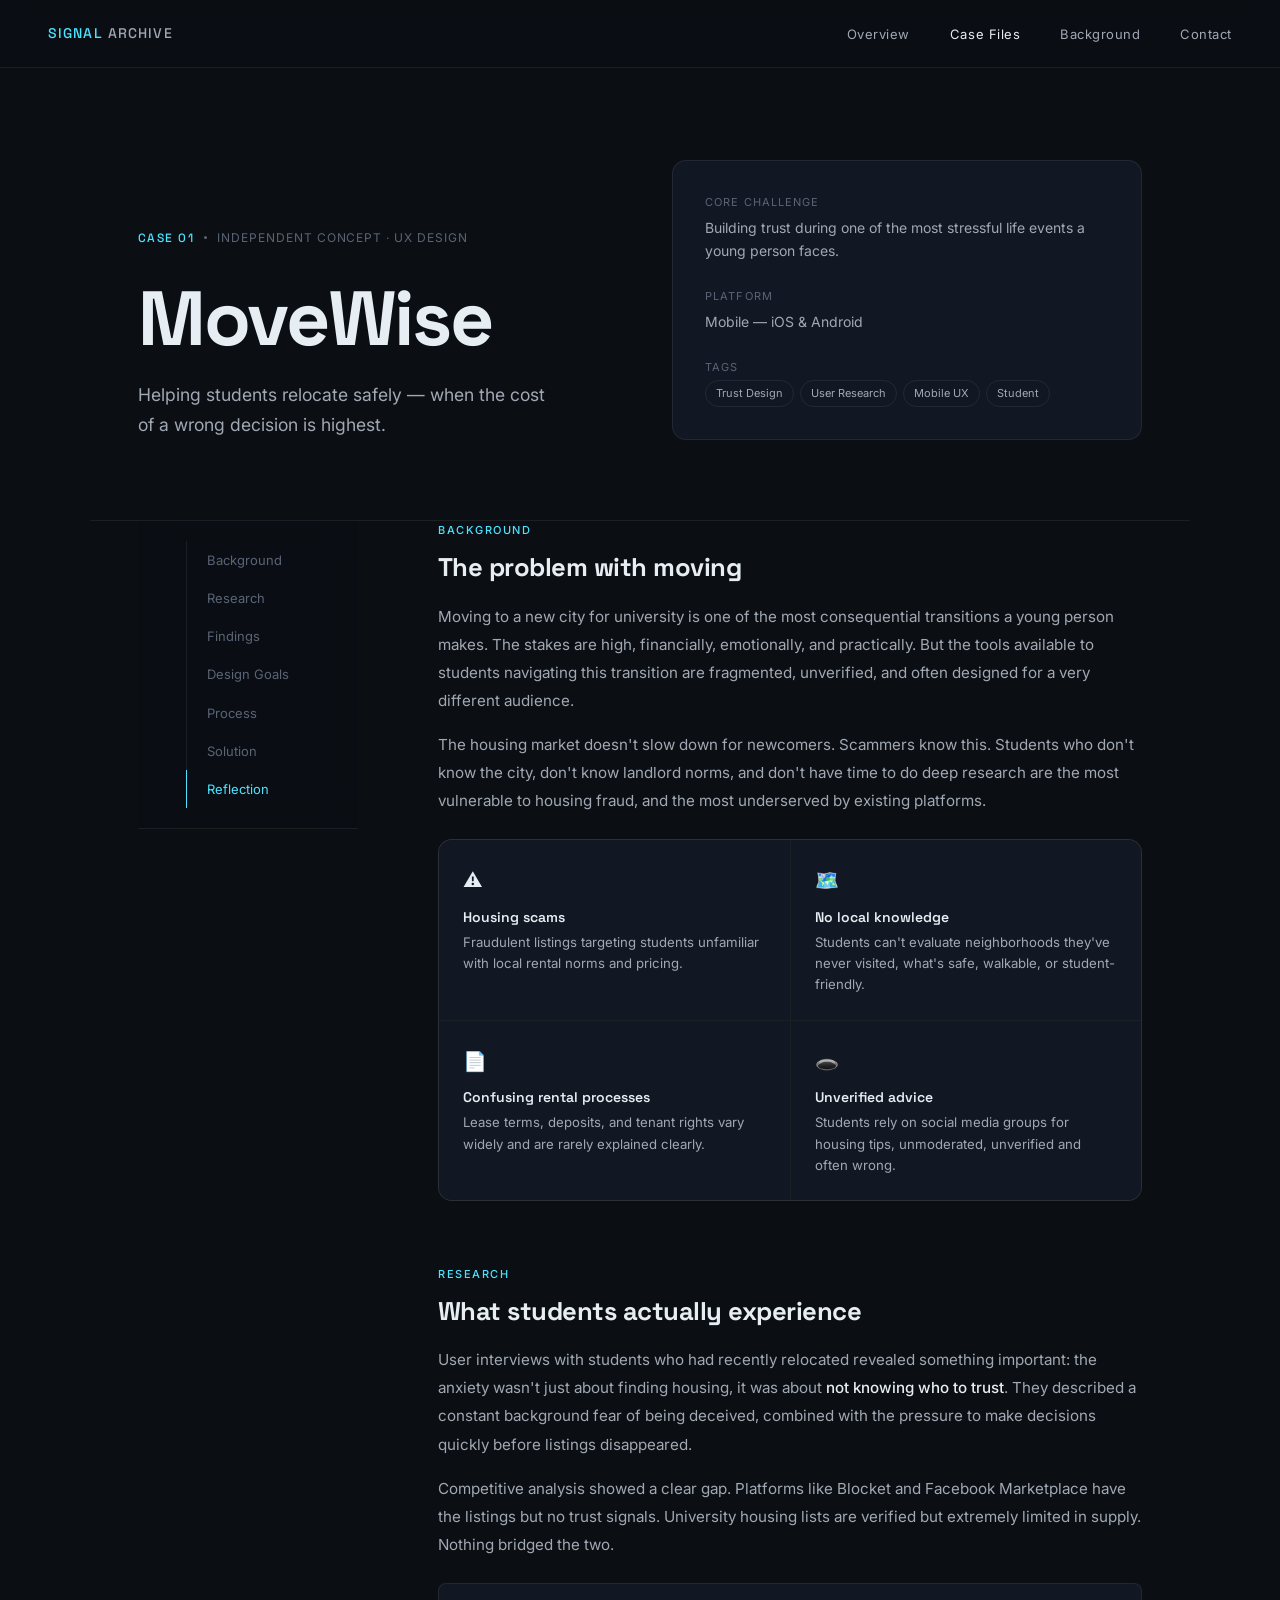
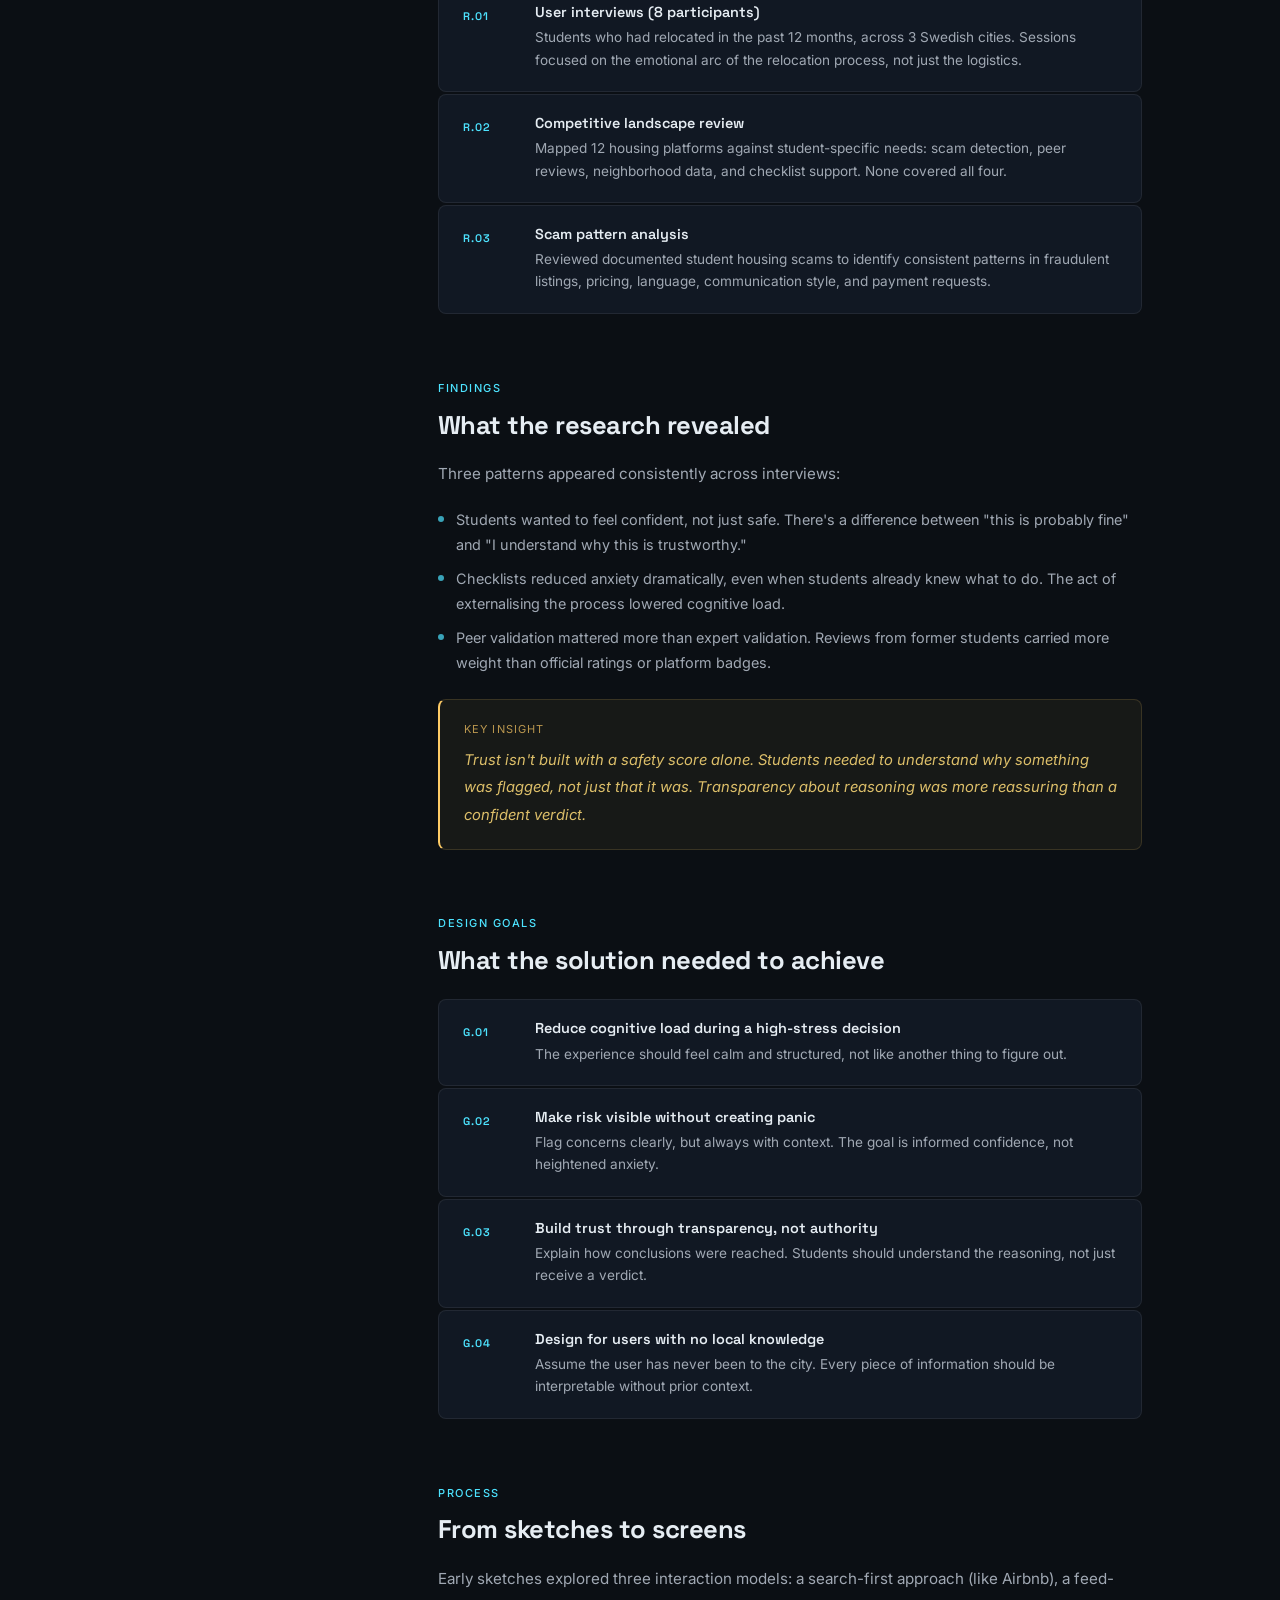
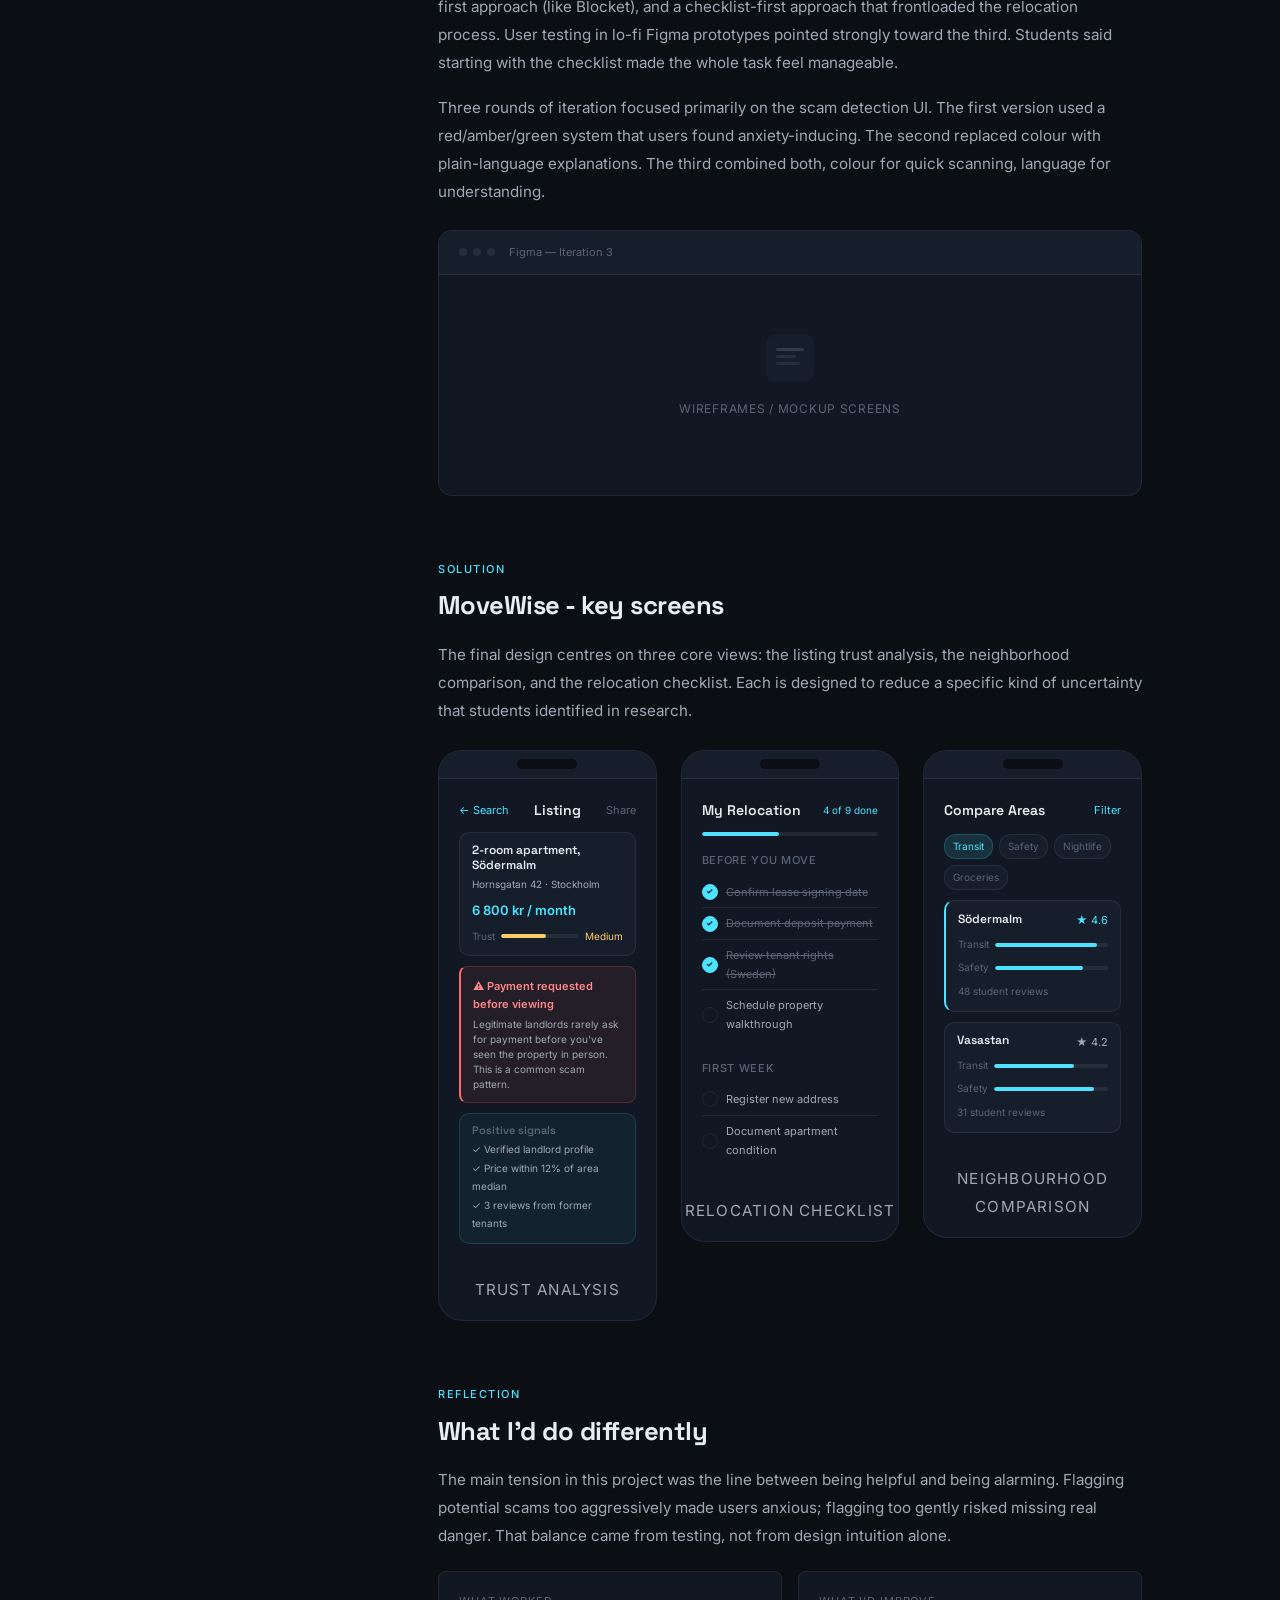
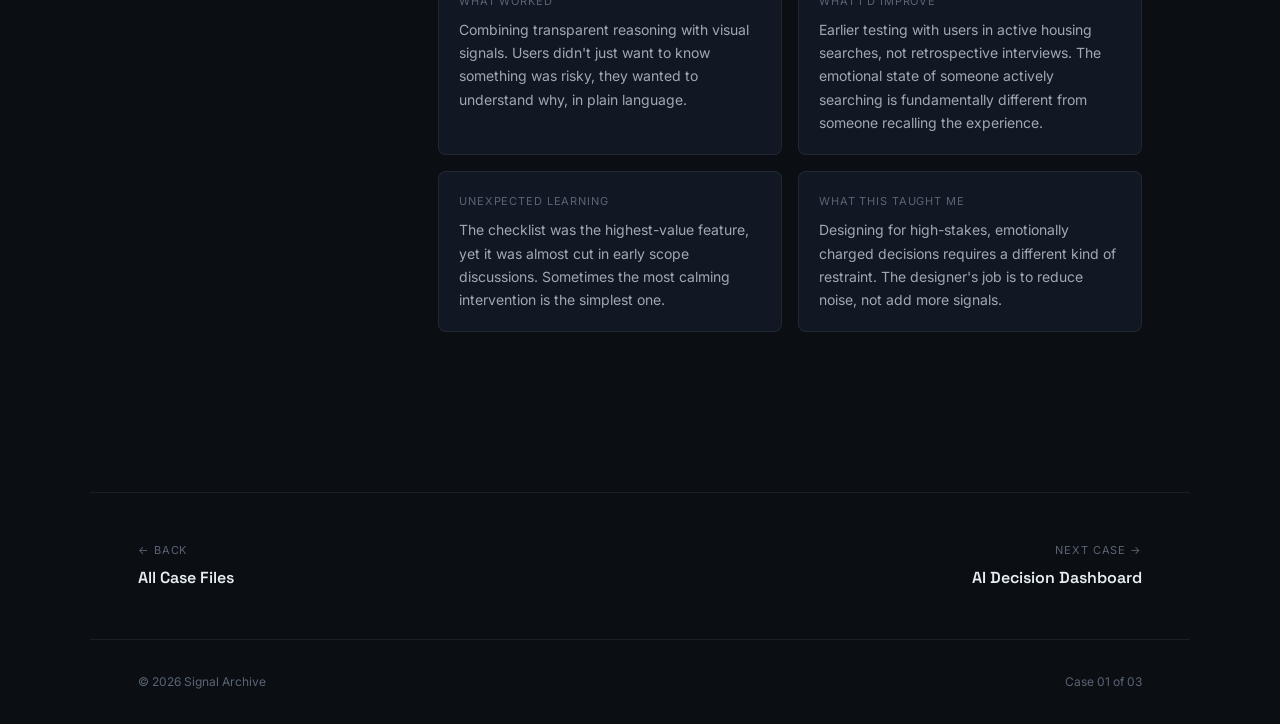
<file: case-student-move.html>
<!DOCTYPE html>
<html lang="en">
<head>
<meta charset="UTF-8" />
<meta name="viewport" content="width=device-width, initial-scale=1.0" />
<title>Case 01 — MoveWise · Signal Archive</title>
<link rel="preconnect" href="https://fonts.googleapis.com" />
<link rel="preconnect" href="https://fonts.gstatic.com" crossorigin />
<link href="https://fonts.googleapis.com/css2?family=Space+Grotesk:wght@300;400;500;600;700&family=Inter:wght@300;400;500&display=swap" rel="stylesheet" />
<style>
*, *::before, *::after { box-sizing: border-box; margin: 0; padding: 0; }
:root {
  --bg: #0B0F14; --surface: #111823; --surface2: #161E2B;
  --accent: #4DE3FF; --accent2: #5B8CFF; --amber: #FFCC66;
  --text-primary: #E6EDF3; --text-secondary: #A0A8B3; --text-muted: #5A6475;
  --border: rgba(255,255,255,0.07); --border-hover: rgba(77,227,255,0.2);
  --radius: 8px; --radius-lg: 14px;
}
html { scroll-behavior: smooth; }
body { background: var(--bg); color: var(--text-primary); font-family: 'Inter', sans-serif; font-size: 16px; line-height: 1.7; -webkit-font-smoothing: antialiased; }
h1,h2,h3,h4,h5 { font-family: 'Space Grotesk', sans-serif; font-weight: 600; line-height: 1.2; color: var(--text-primary); }
a { color: inherit; text-decoration: none; }

nav {
  position: fixed; top: 0; left: 0; right: 0; z-index: 100;
  display: flex; align-items: center; justify-content: space-between;
  padding: 1.25rem 3rem;
  background: rgba(11,15,20,0.85); backdrop-filter: blur(16px);
  border-bottom: 1px solid var(--border);
}
.nav-logo { font-family: 'Space Grotesk', sans-serif; font-size: 14px; font-weight: 500; color: var(--text-secondary); letter-spacing: 0.08em; text-transform: uppercase; }
.nav-logo span { color: var(--accent); }
.nav-links { display: flex; gap: 2.5rem; list-style: none; }
.nav-links a { font-size: 13px; color: var(--text-secondary); letter-spacing: 0.04em; transition: color 0.2s; }
.nav-links a:hover, .nav-links a.active { color: var(--text-primary); }

/* HERO */
.case-hero {
  padding: 10rem 3rem 5rem;
  max-width: 1100px; margin: 0 auto;
  display: grid; grid-template-columns: 1fr 1fr; gap: 4rem; align-items: end;
}
.case-eyebrow { display: flex; align-items: center; gap: 10px; margin-bottom: 1.5rem; }
.case-id { font-family: 'Space Grotesk', sans-serif; font-size: 12px; font-weight: 500; letter-spacing: 0.12em; text-transform: uppercase; color: var(--accent); }
.case-dot { width: 3px; height: 3px; border-radius: 50%; background: var(--text-muted); }
.case-type { font-size: 12px; letter-spacing: 0.08em; text-transform: uppercase; color: var(--text-muted); }
.case-hero h1 { font-size: clamp(3rem, 6vw, 5rem); font-weight: 700; letter-spacing: -0.03em; margin-bottom: 1rem; }
.case-hero .subtitle { font-size: 1.1rem; color: var(--text-secondary); max-width: 420px; }

.case-meta-block { display: flex; flex-direction: column; gap: 1.5rem; padding: 2rem; background: var(--surface); border: 1px solid var(--border); border-radius: var(--radius-lg); }
.meta-item label { display: block; font-size: 11px; letter-spacing: 0.1em; text-transform: uppercase; color: var(--text-muted); margin-bottom: 4px; }
.meta-item p { font-size: 0.875rem; color: var(--text-secondary); }
.meta-tags { display: flex; gap: 6px; flex-wrap: wrap; margin-top: 4px; }
.tag { font-size: 11px; padding: 3px 10px; border-radius: 20px; border: 1px solid var(--border); color: var(--text-secondary); }

/* CONTENT */
.case-body { max-width: 1100px; margin: 0 auto; padding: 0 3rem 6rem; display: grid; grid-template-columns: 220px 1fr; gap: 5rem; align-items: start; }

.case-nav-sidebar { position: sticky; top: 6rem; }
.case-nav-sidebar ul { list-style: none; border-left: 1px solid var(--border); }
.case-nav-sidebar li a {
  display: block; padding: 0.5rem 1.25rem;
  font-size: 13px; color: var(--text-muted);
  border-left: 1px solid transparent; margin-left: -1px;
  transition: color 0.2s, border-color 0.2s;
}
.case-nav-sidebar li a:hover { color: var(--text-secondary); }
.case-nav-sidebar li a.active { color: var(--accent); border-left-color: var(--accent); }

/* SECTIONS */
.content-section { margin-bottom: 4rem; scroll-margin-top: 6rem; }
.section-label { font-size: 11px; font-weight: 500; letter-spacing: 0.14em; text-transform: uppercase; color: var(--accent); margin-bottom: 0.75rem; }
.content-section h2 { font-size: 1.6rem; font-weight: 700; letter-spacing: -0.02em; margin-bottom: 1.25rem; }
.content-section p { color: var(--text-secondary); font-size: 0.95rem; line-height: 1.85; margin-bottom: 1rem; }
.content-section p strong { color: var(--text-primary); font-weight: 500; }

.divider { max-width: 1100px; margin: 0 auto; height: 1px; background: var(--border); }

/* PAIN POINTS GRID */
.pain-grid { display: grid; grid-template-columns: 1fr 1fr; gap: 1px; background: var(--border); border: 1px solid var(--border); border-radius: var(--radius-lg); overflow: hidden; margin-top: 1.5rem; }
.pain-item { background: var(--surface); padding: 1.5rem; }
.pain-icon { font-size: 1.2rem; margin-bottom: 0.75rem; }
.pain-item h4 { font-size: 0.875rem; font-weight: 600; margin-bottom: 0.4rem; }
.pain-item p { font-size: 0.825rem; color: var(--text-secondary); line-height: 1.6; margin: 0; }

/* INSIGHT BLOCK */
.insight { background: rgba(255,204,102,0.05); border: 1px solid rgba(255,204,102,0.15); border-left: 2px solid var(--amber); border-radius: var(--radius); padding: 1.25rem 1.5rem; margin: 1.5rem 0; }
.insight-label { font-size: 11px; letter-spacing: 0.1em; text-transform: uppercase; color: var(--amber); opacity: 0.7; margin-bottom: 0.5rem; }
.insight p { color: rgba(255,220,120,0.85) !important; font-size: 0.925rem !important; margin: 0 !important; font-style: italic; }

/* PROCESS STEPS */
.process-steps { display: flex; flex-direction: column; gap: 1px; margin-top: 1.5rem; }
.process-step { display: grid; grid-template-columns: 48px 1fr; gap: 1.5rem; align-items: start; background: var(--surface); border: 1px solid var(--border); border-radius: var(--radius); padding: 1.25rem 1.5rem; margin-bottom: 1px; }
.step-num { font-family: 'Space Grotesk', sans-serif; font-size: 11px; font-weight: 600; color: var(--accent); letter-spacing: 0.08em; padding-top: 3px; }
.step-content h4 { font-size: 0.9rem; font-weight: 600; margin-bottom: 0.3rem; }
.step-content p { font-size: 0.85rem; color: var(--text-secondary); line-height: 1.65; margin: 0; }

/* FEATURE LIST */
.feature-list { list-style: none; margin-top: 1.25rem; display: flex; flex-direction: column; gap: 10px; }
.feature-list li { display: flex; align-items: flex-start; gap: 12px; font-size: 0.9rem; color: var(--text-secondary); }
.feature-list li::before { content: ''; display: block; width: 6px; height: 6px; border-radius: 50%; background: var(--accent); margin-top: 8px; flex-shrink: 0; opacity: 0.7; }

/* MOCKUP PLACEHOLDER */
.mockup-frame { background: var(--surface); border: 1px solid var(--border); border-radius: var(--radius-lg); overflow: hidden; margin: 1.5rem 0; }
.mockup-bar { background: var(--surface2); padding: 0.75rem 1.25rem; display: flex; align-items: center; gap: 6px; border-bottom: 1px solid var(--border); }
.mockup-dot { width: 8px; height: 8px; border-radius: 50%; background: var(--border); }
.mockup-body { padding: 2rem; min-height: 220px; display: flex; align-items: center; justify-content: center; }
.mockup-placeholder { text-align: center; }
.mockup-placeholder p { font-size: 12px; color: var(--text-muted); letter-spacing: 0.06em; text-transform: uppercase; margin-top: 8px; }

/* PHONE MOCKUPS */
.phones-row { display: flex; gap: 1.5rem; margin-top: 1.5rem; align-items: flex-start; }
.phone { background: var(--surface); border: 1px solid var(--border); border-radius: 24px; overflow: hidden; flex: 1; min-height: 340px; display: flex; flex-direction: column; }
.phone-notch { height: 28px; background: var(--surface2); display: flex; align-items: center; justify-content: center; border-bottom: 1px solid var(--border); }
.phone-notch-pill { width: 60px; height: 10px; background: var(--bg); border-radius: 5px; }
.phone-screen { flex: 1; padding: 1.25rem; display: flex; flex-direction: column; gap: 10px; }
.phone-label { font-size: 10px; letter-spacing: 0.08em; text-transform: uppercase; color: var(--text-muted); text-align: center; margin-top: 0.75rem; }

.screen-header { display: flex; align-items: center; justify-content: space-between; }
.screen-title { font-family: 'Space Grotesk', sans-serif; font-size: 14px; font-weight: 600; }
.screen-back { font-size: 11px; color: var(--accent); }

.listing-card { background: var(--surface2); border-radius: 10px; padding: 10px 12px; border: 1px solid var(--border); }
.listing-card h5 { font-size: 12px; font-weight: 600; margin-bottom: 3px; }
.listing-card p { font-size: 10px; color: var(--text-secondary); margin: 0; }
.listing-card .price { font-size: 13px; font-weight: 600; color: var(--accent); }

.trust-bar { display: flex; align-items: center; gap: 6px; margin-top: 6px; }
.trust-label { font-size: 10px; color: var(--text-muted); }
.trust-fill { flex: 1; height: 4px; background: var(--border); border-radius: 2px; overflow: hidden; }
.trust-fill-inner { height: 100%; border-radius: 2px; }
.trust-high { background: #4DE3FF; }
.trust-med { background: var(--amber); }
.trust-low { background: #FF6B6B; }

.flag-alert { background: rgba(255,107,107,0.08); border: 1px solid rgba(255,107,107,0.2); border-left: 2px solid #FF6B6B; border-radius: 8px; padding: 10px 12px; }
.flag-alert .flag-title { font-size: 11px; font-weight: 600; color: #FF8888; margin-bottom: 3px; }
.flag-alert p { font-size: 10px; color: var(--text-secondary); margin: 0; line-height: 1.5; }

.checklist-item { display: flex; align-items: center; gap: 8px; padding: 6px 0; border-bottom: 1px solid var(--border); }
.checklist-item:last-child { border-bottom: none; }
.check-circle { width: 16px; height: 16px; border-radius: 50%; border: 1.5px solid var(--border); flex-shrink: 0; display: flex; align-items: center; justify-content: center; }
.check-circle.done { background: var(--accent); border-color: var(--accent); }
.check-circle.done::after { content: '✓'; font-size: 8px; color: var(--bg); font-weight: 700; }
.check-text { font-size: 11px; color: var(--text-secondary); }
.check-text.done { color: var(--text-muted); text-decoration: line-through; }

/* REFLECTION */
.reflection-grid { display: grid; grid-template-columns: 1fr 1fr; gap: 1rem; margin-top: 1.25rem; }
.reflection-card { background: var(--surface); border: 1px solid var(--border); border-radius: var(--radius); padding: 1.25rem; }
.reflection-card label { display: block; font-size: 11px; letter-spacing: 0.08em; text-transform: uppercase; color: var(--text-muted); margin-bottom: 0.5rem; }
.reflection-card p { font-size: 0.875rem; color: var(--text-secondary); line-height: 1.65; margin: 0; }

/* NAV BETWEEN CASES */
.case-pagination { max-width: 1100px; margin: 0 auto; padding: 3rem; display: flex; justify-content: space-between; align-items: center; border-top: 1px solid var(--border); }
.pagination-link { display: flex; flex-direction: column; gap: 4px; }
.pagination-link .direction { font-size: 11px; letter-spacing: 0.08em; text-transform: uppercase; color: var(--text-muted); }
.pagination-link .title { font-family: 'Space Grotesk', sans-serif; font-size: 1rem; font-weight: 600; color: var(--text-primary); transition: color 0.2s; }
.pagination-link:hover .title { color: var(--accent); }
.pagination-link.next { text-align: right; }

footer { border-top: 1px solid var(--border); padding: 2rem 3rem; max-width: 1100px; margin: 0 auto; display: flex; align-items: center; justify-content: space-between; }
footer p { font-size: 12px; color: var(--text-muted); }

.fade-up { opacity: 0; transform: translateY(16px); transition: opacity 0.5s ease, transform 0.5s ease; }
.fade-up.visible { opacity: 1; transform: none; }

@media (max-width: 900px) {
  .case-hero { grid-template-columns: 1fr; gap: 2rem; padding: 8rem 1.5rem 3rem; }
  .case-body { grid-template-columns: 1fr; gap: 2rem; padding: 0 1.5rem 4rem; }
  .case-nav-sidebar { display: none; }
  .pain-grid { grid-template-columns: 1fr; }
  .phones-row { flex-direction: column; }
  .reflection-grid { grid-template-columns: 1fr; }
  nav { padding: 1rem 1.5rem; }
  .nav-links { display: none; }
}
</style>
</head>
<body>

<nav>
  <a href="index.html" class="nav-logo"><span>Signal</span>&nbsp;Archive</a>
  <ul class="nav-links">
    <li><a href="index.html">Overview</a></li>
    <li><a href="index.html#case-files" class="active">Case Files</a></li>
    <li><a href="origin.html">Background</a></li>
    <li><a href="index.html#contact">Contact</a></li>
  </ul>
</nav>

<!-- HERO -->
<div class="case-hero">
  <div>
    <div class="case-eyebrow">
      <span class="case-id">Case 01</span>
      <span class="case-dot"></span>
      <span class="case-type">Independent Concept · UX Design</span>
    </div>
    <h1>MoveWise</h1>
    <p class="subtitle">Helping students relocate safely — when the cost of a wrong decision is highest.</p>
  </div>
  <div class="case-meta-block fade-up">
    <div class="meta-item">
      <label>Core challenge</label>
      <p>Building trust during one of the most stressful life events a young person faces.</p>
    </div>
    <div class="meta-item">
      <label>Platform</label>
      <p>Mobile — iOS &amp; Android</p>
    </div>
    <div class="meta-item">
      <label>Tags</label>
      <div class="meta-tags">
        <span class="tag">Trust Design</span>
        <span class="tag">User Research</span>
        <span class="tag">Mobile UX</span>
        <span class="tag">Student</span>
      </div>
    </div>
  </div>
</div>

<div class="divider"></div>

<!-- BODY -->
<div class="case-body">

  <!-- Sidebar nav -->
  <nav class="case-nav-sidebar" aria-label="Page sections">
    <ul>
      <li><a href="#background" class="active">Background</a></li>
      <li><a href="#research">Research</a></li>
      <li><a href="#findings">Findings</a></li>
      <li><a href="#goals">Design Goals</a></li>
      <li><a href="#process">Process</a></li>
      <li><a href="#solution">Solution</a></li>
      <li><a href="#reflection">Reflection</a></li>
    </ul>
  </nav>

  <!-- Main content -->
  <main>

    <div class="content-section fade-up" id="background">
      <div class="section-label">Background</div>
      <h2>The problem with moving</h2>
      <p>Moving to a new city for university is one of the most consequential transitions a young person makes. The stakes are high, financially, emotionally, and practically. But the tools available to students navigating this transition are fragmented, unverified, and often designed for a very different audience.</p>
      <p>The housing market doesn't slow down for newcomers. Scammers know this. Students who don't know the city, don't know landlord norms, and don't have time to do deep research are the most vulnerable to housing fraud, and the most underserved by existing platforms.</p>

      <div class="pain-grid">
        <div class="pain-item">
          <div class="pain-icon">⚠️</div>
          <h4>Housing scams</h4>
          <p>Fraudulent listings targeting students unfamiliar with local rental norms and pricing.</p>
        </div>
        <div class="pain-item">
          <div class="pain-icon">🗺️</div>
          <h4>No local knowledge</h4>
          <p>Students can't evaluate neighborhoods they've never visited, what's safe, walkable, or student-friendly.</p>
        </div>
        <div class="pain-item">
          <div class="pain-icon">📄</div>
          <h4>Confusing rental processes</h4>
          <p>Lease terms, deposits, and tenant rights vary widely and are rarely explained clearly.</p>
        </div>
        <div class="pain-item">
          <div class="pain-icon">🕳️</div>
          <h4>Unverified advice</h4>
          <p>Students rely on social media groups for housing tips, unmoderated, unverified and often wrong.</p>
        </div>
      </div>
    </div>

    <div class="content-section fade-up" id="research">
      <div class="section-label">Research</div>
      <h2>What students actually experience</h2>
      <p>User interviews with students who had recently relocated revealed something important: the anxiety wasn't just about finding housing, it was about <strong>not knowing who to trust</strong>. They described a constant background fear of being deceived, combined with the pressure to make decisions quickly before listings disappeared.</p>
      <p>Competitive analysis showed a clear gap. Platforms like Blocket and Facebook Marketplace have the listings but no trust signals. University housing lists are verified but extremely limited in supply. Nothing bridged the two.</p>

      <div class="process-steps">
        <div class="process-step">
          <span class="step-num">R.01</span>
          <div class="step-content">
            <h4>User interviews (8 participants)</h4>
            <p>Students who had relocated in the past 12 months, across 3 Swedish cities. Sessions focused on the emotional arc of the relocation process, not just the logistics.</p>
          </div>
        </div>
        <div class="process-step">
          <span class="step-num">R.02</span>
          <div class="step-content">
            <h4>Competitive landscape review</h4>
            <p>Mapped 12 housing platforms against student-specific needs: scam detection, peer reviews, neighborhood data, and checklist support. None covered all four.</p>
          </div>
        </div>
        <div class="process-step">
          <span class="step-num">R.03</span>
          <div class="step-content">
            <h4>Scam pattern analysis</h4>
            <p>Reviewed documented student housing scams to identify consistent patterns in fraudulent listings, pricing, language, communication style, and payment requests.</p>
          </div>
        </div>
      </div>
    </div>

    <div class="content-section fade-up" id="findings">
      <div class="section-label">Findings</div>
      <h2>What the research revealed</h2>
      <p>Three patterns appeared consistently across interviews:</p>

      <ul class="feature-list">
        <li>Students wanted to feel confident, not just safe. There's a difference between "this is probably fine" and "I understand why this is trustworthy."</li>
        <li>Checklists reduced anxiety dramatically, even when students already knew what to do. The act of externalising the process lowered cognitive load.</li>
        <li>Peer validation mattered more than expert validation. Reviews from former students carried more weight than official ratings or platform badges.</li>
      </ul>

      <div class="insight">
        <div class="insight-label">Key insight</div>
        <p>Trust isn't built with a safety score alone. Students needed to understand <em>why</em> something was flagged, not just that it was. Transparency about reasoning was more reassuring than a confident verdict.</p>
      </div>
    </div>

    <div class="content-section fade-up" id="goals">
      <div class="section-label">Design Goals</div>
      <h2>What the solution needed to achieve</h2>

      <div class="process-steps">
        <div class="process-step">
          <span class="step-num">G.01</span>
          <div class="step-content">
            <h4>Reduce cognitive load during a high-stress decision</h4>
            <p>The experience should feel calm and structured, not like another thing to figure out.</p>
          </div>
        </div>
        <div class="process-step">
          <span class="step-num">G.02</span>
          <div class="step-content">
            <h4>Make risk visible without creating panic</h4>
            <p>Flag concerns clearly, but always with context. The goal is informed confidence, not heightened anxiety.</p>
          </div>
        </div>
        <div class="process-step">
          <span class="step-num">G.03</span>
          <div class="step-content">
            <h4>Build trust through transparency, not authority</h4>
            <p>Explain how conclusions were reached. Students should understand the reasoning, not just receive a verdict.</p>
          </div>
        </div>
        <div class="process-step">
          <span class="step-num">G.04</span>
          <div class="step-content">
            <h4>Design for users with no local knowledge</h4>
            <p>Assume the user has never been to the city. Every piece of information should be interpretable without prior context.</p>
          </div>
        </div>
      </div>
    </div>

    <div class="content-section fade-up" id="process">
      <div class="section-label">Process</div>
      <h2>From sketches to screens</h2>
      <p>Early sketches explored three interaction models: a search-first approach (like Airbnb), a feed-first approach (like Blocket), and a checklist-first approach that frontloaded the relocation process. User testing in lo-fi Figma prototypes pointed strongly toward the third. Students said starting with the checklist made the whole task feel manageable.</p>
      <p>Three rounds of iteration focused primarily on the scam detection UI. The first version used a red/amber/green system that users found anxiety-inducing. The second replaced colour with plain-language explanations. The third combined both, colour for quick scanning, language for understanding.</p>

      <div class="mockup-frame">
        <div class="mockup-bar">
          <div class="mockup-dot"></div><div class="mockup-dot"></div><div class="mockup-dot"></div>
          <span style="font-size:11px; color: var(--text-muted); margin-left: 8px;">Figma — Iteration 3</span>
        </div>
        <div class="mockup-body">
          <div class="mockup-placeholder">
            <svg width="48" height="48" viewBox="0 0 48 48" fill="none" xmlns="http://www.w3.org/2000/svg">
              <rect width="48" height="48" rx="10" fill="var(--surface2)"/>
              <rect x="10" y="14" width="28" height="3" rx="1.5" fill="var(--text-muted)" opacity="0.4"/>
              <rect x="10" y="21" width="20" height="3" rx="1.5" fill="var(--text-muted)" opacity="0.25"/>
              <rect x="10" y="28" width="24" height="3" rx="1.5" fill="var(--text-muted)" opacity="0.25"/>
            </svg>
            <p>Wireframes / mockup screens</p>
          </div>
        </div>
      </div>
    </div>

    <div class="content-section fade-up" id="solution">
      <div class="section-label">Solution</div>
      <h2>MoveWise - key screens</h2>
      <p>The final design centres on three core views: the listing trust analysis, the neighborhood comparison, and the relocation checklist. Each is designed to reduce a specific kind of uncertainty that students identified in research.</p>

      <div class="phones-row">

        <!-- Phone 1: Trust analysis -->
        <div class="phone">
          <div class="phone-notch"><div class="phone-notch-pill"></div></div>
          <div class="phone-screen">
            <div class="screen-header">
              <span class="screen-back">← Search</span>
              <span class="screen-title">Listing</span>
              <span style="font-size:11px; color:var(--text-muted)">Share</span>
            </div>
            <div class="listing-card">
              <h5>2-room apartment, Södermalm</h5>
              <p>Hornsgatan 42 · Stockholm</p>
              <p class="price" style="margin-top:4px">6 800 kr / month</p>
              <div class="trust-bar">
                <span class="trust-label">Trust</span>
                <div class="trust-fill"><div class="trust-fill-inner trust-med" style="width:58%"></div></div>
                <span style="font-size:10px; color:var(--amber)">Medium</span>
              </div>
            </div>
            <div class="flag-alert">
              <div class="flag-title">⚠ Payment requested before viewing</div>
              <p>Legitimate landlords rarely ask for payment before you've seen the property in person. This is a common scam pattern.</p>
            </div>
            <div class="listing-card" style="background:rgba(77,227,255,0.05); border-color:rgba(77,227,255,0.15)">
              <h5 style="font-size:11px; color:var(--text-muted)">Positive signals</h5>
              <p style="font-size:10px; margin-top:2px">✓ Verified landlord profile</p>
              <p style="font-size:10px">✓ Price within 12% of area median</p>
              <p style="font-size:10px">✓ 3 reviews from former tenants</p>
            </div>
          </div>
          <p class="phone-label">Trust analysis</p>
        </div>

        <!-- Phone 2: Checklist -->
        <div class="phone">
          <div class="phone-notch"><div class="phone-notch-pill"></div></div>
          <div class="phone-screen">
            <div class="screen-header">
              <span class="screen-title">My Relocation</span>
              <span style="font-size:10px; color:var(--accent)">4 of 9 done</span>
            </div>
            <div style="height:4px; background:var(--border); border-radius:2px; overflow:hidden;">
              <div style="height:100%; width:44%; background:var(--accent); border-radius:2px;"></div>
            </div>
            <div style="margin-top:4px;">
              <p style="font-size:11px; color:var(--text-muted); font-weight:500; margin-bottom:6px; text-transform:uppercase; letter-spacing:0.06em">Before you move</p>
              <div class="checklist-item"><div class="check-circle done"></div><span class="check-text done">Confirm lease signing date</span></div>
              <div class="checklist-item"><div class="check-circle done"></div><span class="check-text done">Document deposit payment</span></div>
              <div class="checklist-item"><div class="check-circle done"></div><span class="check-text done">Review tenant rights (Sweden)</span></div>
              <div class="checklist-item"><div class="check-circle"></div><span class="check-text">Schedule property walkthrough</span></div>
            </div>
            <div style="margin-top:8px;">
              <p style="font-size:11px; color:var(--text-muted); font-weight:500; margin-bottom:6px; text-transform:uppercase; letter-spacing:0.06em">First week</p>
              <div class="checklist-item"><div class="check-circle"></div><span class="check-text">Register new address</span></div>
              <div class="checklist-item"><div class="check-circle"></div><span class="check-text">Document apartment condition</span></div>
            </div>
          </div>
          <p class="phone-label">Relocation checklist</p>
        </div>

        <!-- Phone 3: Neighbourhood -->
        <div class="phone">
          <div class="phone-notch"><div class="phone-notch-pill"></div></div>
          <div class="phone-screen">
            <div class="screen-header">
              <span class="screen-title">Compare Areas</span>
              <span style="font-size:11px; color:var(--accent)">Filter</span>
            </div>

            <div style="display:flex; gap:6px; flex-wrap:wrap; margin-top:2px;">
              <span style="font-size:10px; padding:3px 8px; border-radius:12px; background:rgba(77,227,255,0.12); color:var(--accent); border:1px solid rgba(77,227,255,0.2)">Transit</span>
              <span style="font-size:10px; padding:3px 8px; border-radius:12px; background:var(--surface2); color:var(--text-muted); border:1px solid var(--border)">Safety</span>
              <span style="font-size:10px; padding:3px 8px; border-radius:12px; background:var(--surface2); color:var(--text-muted); border:1px solid var(--border)">Nightlife</span>
              <span style="font-size:10px; padding:3px 8px; border-radius:12px; background:var(--surface2); color:var(--text-muted); border:1px solid var(--border)">Groceries</span>
            </div>

            <div class="listing-card" style="border-left: 2px solid var(--accent)">
              <div style="display:flex; justify-content:space-between; align-items:center">
                <h5>Södermalm</h5>
                <span style="font-size:11px; color:var(--accent)">★ 4.6</span>
              </div>
              <div class="trust-bar" style="margin-top:6px"><span class="trust-label">Transit</span><div class="trust-fill"><div class="trust-fill-inner trust-high" style="width:90%"></div></div></div>
              <div class="trust-bar"><span class="trust-label">Safety</span><div class="trust-fill"><div class="trust-fill-inner trust-high" style="width:78%"></div></div></div>
              <p style="font-size:10px; color:var(--text-muted); margin-top:6px">48 student reviews</p>
            </div>

            <div class="listing-card">
              <div style="display:flex; justify-content:space-between; align-items:center">
                <h5>Vasastan</h5>
                <span style="font-size:11px; color:var(--text-secondary)">★ 4.2</span>
              </div>
              <div class="trust-bar" style="margin-top:6px"><span class="trust-label">Transit</span><div class="trust-fill"><div class="trust-fill-inner trust-high" style="width:70%"></div></div></div>
              <div class="trust-bar"><span class="trust-label">Safety</span><div class="trust-fill"><div class="trust-fill-inner trust-high" style="width:88%"></div></div></div>
              <p style="font-size:10px; color:var(--text-muted); margin-top:6px">31 student reviews</p>
            </div>
          </div>
          <p class="phone-label">Neighbourhood comparison</p>
        </div>

      </div>
    </div>

    <div class="content-section fade-up" id="reflection">
      <div class="section-label">Reflection</div>
      <h2>What I'd do differently</h2>
      <p>The main tension in this project was the line between being helpful and being alarming. Flagging potential scams too aggressively made users anxious; flagging too gently risked missing real danger. That balance came from testing, not from design intuition alone.</p>

      <div class="reflection-grid">
        <div class="reflection-card">
          <label>What worked</label>
          <p>Combining transparent reasoning with visual signals. Users didn't just want to know something was risky, they wanted to understand why, in plain language.</p>
        </div>
        <div class="reflection-card">
          <label>What I'd improve</label>
          <p>Earlier testing with users in active housing searches, not retrospective interviews. The emotional state of someone actively searching is fundamentally different from someone recalling the experience.</p>
        </div>
        <div class="reflection-card">
          <label>Unexpected learning</label>
          <p>The checklist was the highest-value feature, yet it was almost cut in early scope discussions. Sometimes the most calming intervention is the simplest one.</p>
        </div>
        <div class="reflection-card">
          <label>What this taught me</label>
          <p>Designing for high-stakes, emotionally charged decisions requires a different kind of restraint. The designer's job is to reduce noise, not add more signals.</p>
        </div>
      </div>
    </div>

  </main>
</div>

<!-- PAGINATION -->
<div class="case-pagination">
  <a href="index.html" class="pagination-link">
    <span class="direction">← Back</span>
    <span class="title">All Case Files</span>
  </a>
  <a href="case-ai-dashboard.html" class="pagination-link next">
    <span class="direction">Next Case →</span>
    <span class="title">AI Decision Dashboard</span>
  </a>
</div>

<footer>
  <p>© 2026 Signal Archive</p>
  <p style="font-size:12px; color:var(--text-muted)">Case 01 of 03</p>
</footer>

<script>
  const observer = new IntersectionObserver(entries => {
    entries.forEach(e => { if (e.isIntersecting) e.target.classList.add('visible'); });
  }, { threshold: 0.1 });
  document.querySelectorAll('.fade-up').forEach(el => observer.observe(el));

  // Sidebar active state on scroll
  const sections = document.querySelectorAll('.content-section');
  const navLinks = document.querySelectorAll('.case-nav-sidebar a');
  const scrollObserver = new IntersectionObserver(entries => {
    entries.forEach(e => {
      if (e.isIntersecting) {
        navLinks.forEach(a => a.classList.remove('active'));
        const active = document.querySelector(`.case-nav-sidebar a[href="#${e.target.id}"]`);
        if (active) active.classList.add('active');
      }
    });
  }, { rootMargin: '-30% 0px -60% 0px' });
  sections.forEach(s => scrollObserver.observe(s));
</script>
</body>
</html>
</file>
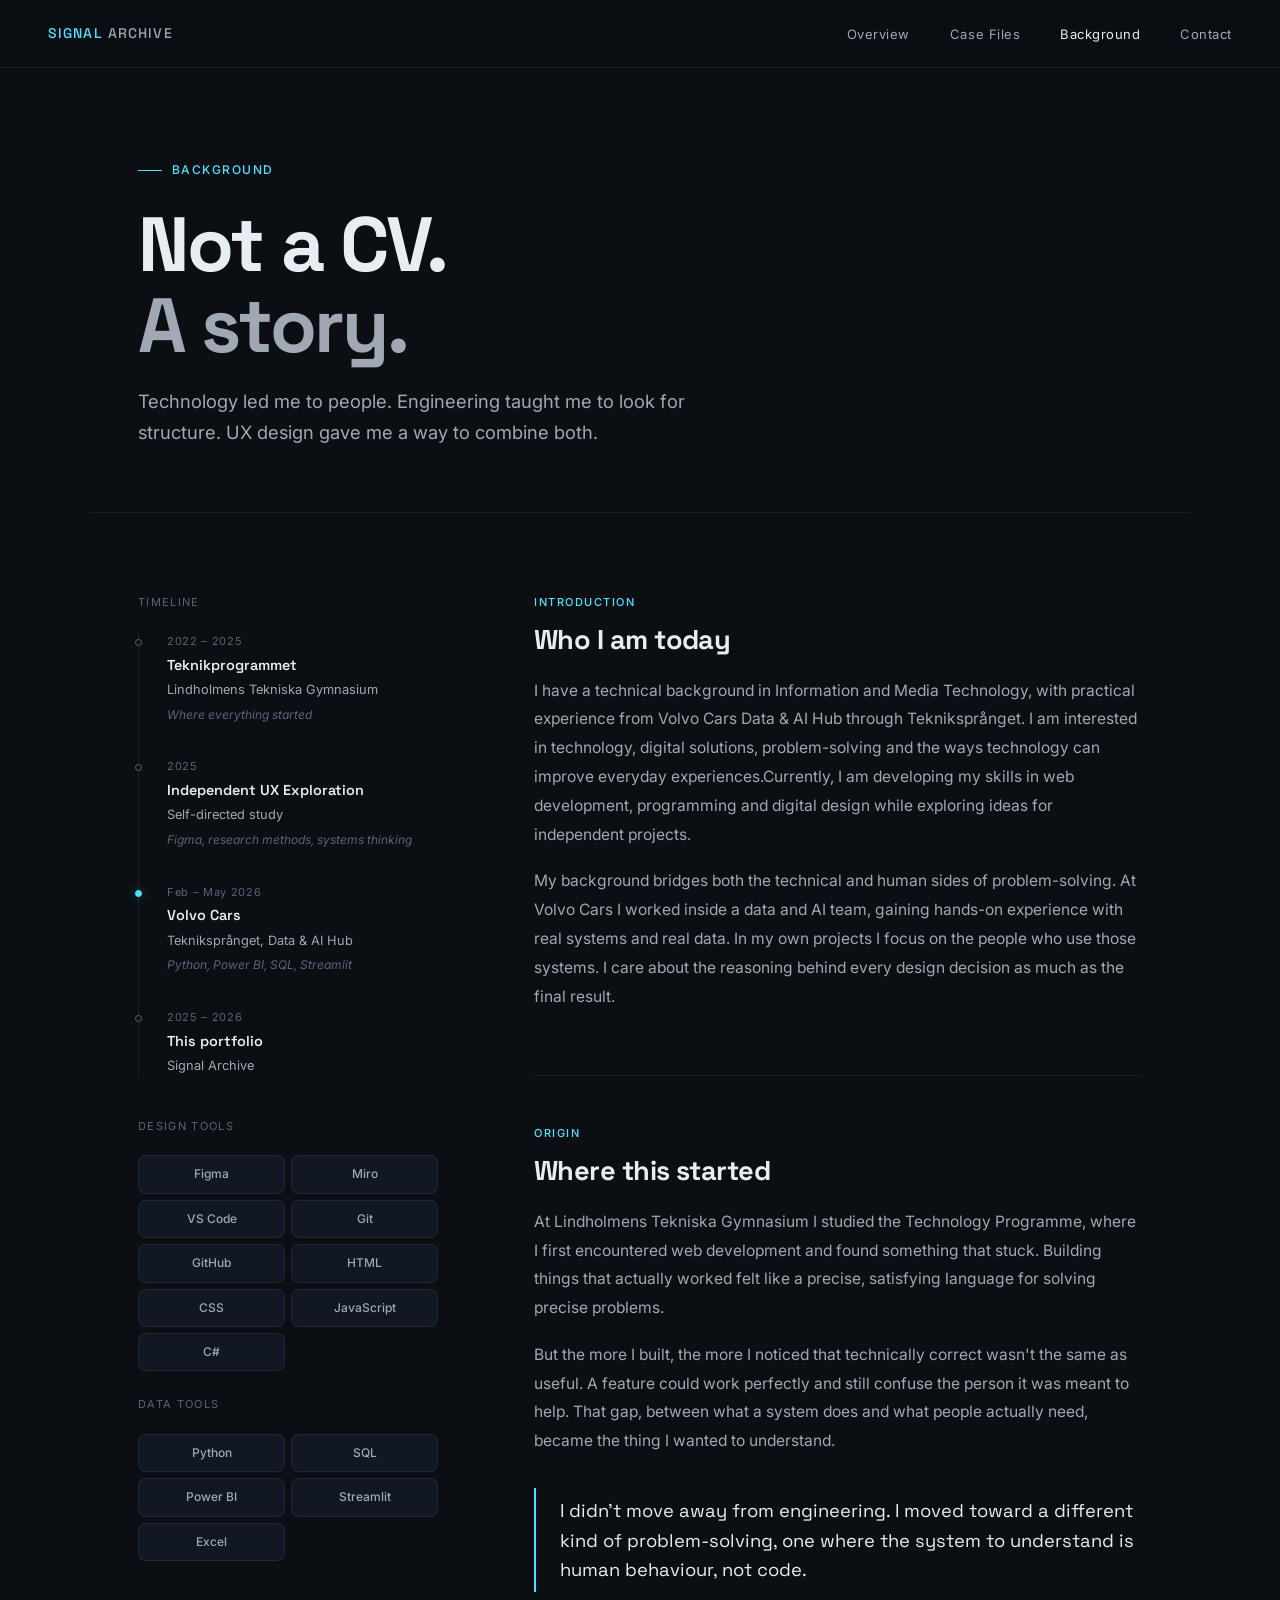
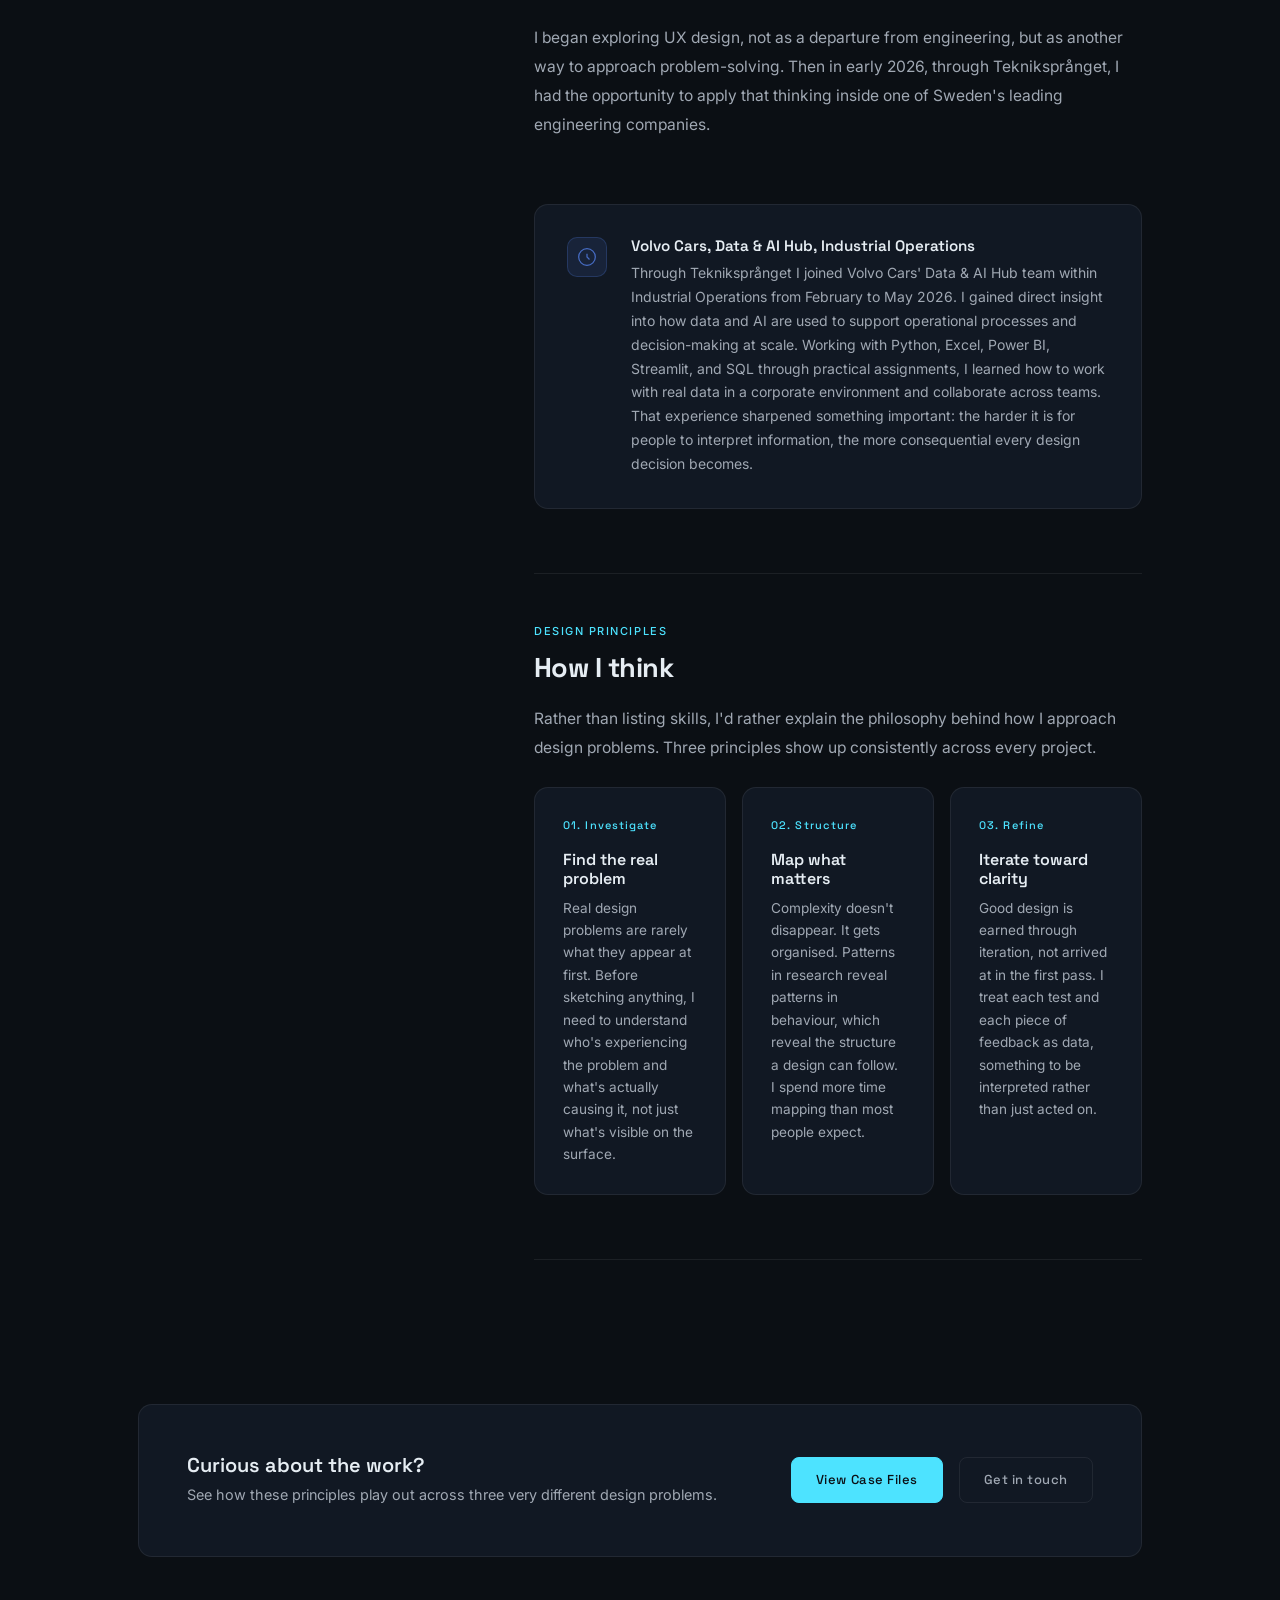
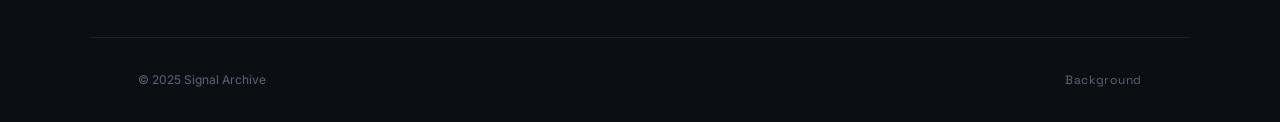
<file: origin.html>
<!DOCTYPE html>
<html lang="en">
<head>
<meta charset="UTF-8" />
<meta name="viewport" content="width=device-width, initial-scale=1.0" />
<title>Background · Signal Archive</title>
<link rel="preconnect" href="https://fonts.googleapis.com" />
<link rel="preconnect" href="https://fonts.gstatic.com" crossorigin />
<link href="https://fonts.googleapis.com/css2?family=Space+Grotesk:wght@300;400;500;600;700&family=Inter:wght@300;400;500&display=swap" rel="stylesheet" />
<style>
*, *::before, *::after { box-sizing: border-box; margin: 0; padding: 0; }
:root {
  --bg: #0B0F14; --surface: #111823; --surface2: #161E2B;
  --accent: #4DE3FF; --accent2: #5B8CFF; --amber: #FFCC66;
  --text-primary: #E6EDF3; --text-secondary: #A0A8B3; --text-muted: #5A6475;
  --border: rgba(255,255,255,0.07); --border-hover: rgba(77,227,255,0.2);
  --radius: 8px; --radius-lg: 14px;
}
html { scroll-behavior: smooth; }
body { background: var(--bg); color: var(--text-primary); font-family: 'Inter', sans-serif; font-size: 16px; line-height: 1.7; -webkit-font-smoothing: antialiased; }
h1,h2,h3,h4,h5 { font-family: 'Space Grotesk', sans-serif; font-weight: 600; line-height: 1.2; color: var(--text-primary); }
a { color: inherit; text-decoration: none; }

nav {
  position: fixed; top: 0; left: 0; right: 0; z-index: 100;
  display: flex; align-items: center; justify-content: space-between;
  padding: 1.25rem 3rem;
  background: rgba(11,15,20,0.85); backdrop-filter: blur(16px);
  border-bottom: 1px solid var(--border);
}
.nav-logo { font-family: 'Space Grotesk', sans-serif; font-size: 14px; font-weight: 500; color: var(--text-secondary); letter-spacing: 0.08em; text-transform: uppercase; }
.nav-logo span { color: var(--accent); }
.nav-links { display: flex; gap: 2.5rem; list-style: none; }
.nav-links a { font-size: 13px; color: var(--text-secondary); letter-spacing: 0.04em; transition: color 0.2s; }
.nav-links a:hover { color: var(--text-primary); }
.nav-links a.active { color: var(--text-primary); }

/* PAGE HEADER */
.page-header {
  padding: 10rem 3rem 4rem;
  max-width: 1100px; margin: 0 auto;
  border-bottom: 1px solid var(--border);
}
.page-eyebrow { font-size: 12px; font-weight: 500; letter-spacing: 0.12em; text-transform: uppercase; color: var(--accent); margin-bottom: 1.5rem; display: flex; align-items: center; gap: 10px; }
.page-eyebrow::before { content: ''; display: inline-block; width: 24px; height: 1px; background: var(--accent); }
.page-header h1 { font-size: clamp(2.8rem, 6vw, 5rem); font-weight: 700; letter-spacing: -0.03em; margin-bottom: 1.25rem; line-height: 1.05; }
.page-header h1 em { font-style: normal; color: var(--text-secondary); }
.page-header .lead { font-size: 1.15rem; color: var(--text-secondary); max-width: 560px; line-height: 1.7; }

/* MAIN LAYOUT */
.bg-body { max-width: 1100px; margin: 0 auto; padding: 5rem 3rem 6rem; display: grid; grid-template-columns: 300px 1fr; gap: 6rem; align-items: start; }
.bg-sidebar { position: sticky; top: 6rem; display: flex; flex-direction: column; gap: 2.5rem; }

/* TIMELINE */
.timeline-title { font-size: 11px; letter-spacing: 0.12em; text-transform: uppercase; color: var(--text-muted); margin-bottom: 1.25rem; }
.timeline { border-left: 1px solid var(--border); padding-left: 0; }
.tl-item { position: relative; padding: 0 0 2rem 1.75rem; }
.tl-item::before { content: ''; position: absolute; left: -4px; top: 7px; width: 7px; height: 7px; border-radius: 50%; background: var(--bg); border: 1px solid var(--text-muted); }
.tl-item.active::before { background: var(--accent); border-color: var(--accent); box-shadow: 0 0 10px rgba(77,227,255,0.3); }
.tl-item:last-child { padding-bottom: 0; }
.tl-year { font-size: 11px; color: var(--text-muted); letter-spacing: 0.06em; margin-bottom: 2px; }
.tl-name { font-family: 'Space Grotesk', sans-serif; font-size: 0.9rem; font-weight: 600; color: var(--text-primary); margin-bottom: 2px; }
.tl-sub { font-size: 0.8rem; color: var(--text-secondary); }
.tl-note { font-size: 0.75rem; color: var(--text-muted); margin-top: 4px; font-style: italic; }

/* TOOLS */
.tools-section { }
.tools-grid { display: grid; grid-template-columns: 1fr 1fr; gap: 6px; margin-top: 0.75rem; }
.tool-chip { background: var(--surface); border: 1px solid var(--border); border-radius: var(--radius); padding: 0.5rem 0.75rem; font-size: 12px; font-weight: 500; color: var(--text-secondary); text-align: center; transition: border-color 0.2s, color 0.2s; }
.tool-chip:hover { border-color: var(--border-hover); color: var(--text-primary); }

/* CONTENT */
.bg-content { }
.content-block { margin-bottom: 4rem; }
.section-label { font-size: 11px; font-weight: 500; letter-spacing: 0.14em; text-transform: uppercase; color: var(--accent); margin-bottom: 0.75rem; }
.content-block h2 { font-size: 1.7rem; font-weight: 700; letter-spacing: -0.02em; margin-bottom: 1.25rem; }
.content-block p { color: var(--text-secondary); font-size: 0.975rem; line-height: 1.85; margin-bottom: 1.1rem; }
.content-block p:last-child { margin-bottom: 0; }
.content-block strong { color: var(--text-primary); font-weight: 500; }

/* PULL QUOTE */
.pull-quote { border-left: 2px solid var(--accent); padding: 0.5rem 0 0.5rem 1.5rem; margin: 2rem 0; }
.pull-quote p { font-family: 'Space Grotesk', sans-serif; font-size: 1.15rem; color: var(--text-primary) !important; line-height: 1.6; font-weight: 400; font-style: normal; margin: 0 !important; }

/* PRINCIPLES */
.principles-grid { display: grid; grid-template-columns: 1fr 1fr 1fr; gap: 1rem; margin-top: 1.5rem; }
.principle-card { background: var(--surface); border: 1px solid var(--border); border-radius: var(--radius-lg); padding: 1.75rem; transition: border-color 0.2s; }
.principle-card:hover { border-color: var(--border-hover); }
.principle-num { font-family: 'Space Grotesk', sans-serif; font-size: 11px; font-weight: 500; color: var(--accent); letter-spacing: 0.1em; margin-bottom: 1rem; }
.principle-card h3 { font-size: 1rem; font-weight: 600; margin-bottom: 0.5rem; }
.principle-card p { font-size: 0.85rem; color: var(--text-secondary); line-height: 1.65; margin: 0; }

/* VOLVO HIGHLIGHT */
.highlight-block { background: var(--surface); border: 1px solid var(--border); border-radius: var(--radius-lg); padding: 2rem; margin: 2rem 0; display: grid; grid-template-columns: auto 1fr; gap: 1.5rem; align-items: start; }
.highlight-icon { width: 40px; height: 40px; border-radius: 10px; background: rgba(91,140,255,0.1); border: 1px solid rgba(91,140,255,0.2); display: flex; align-items: center; justify-content: center; flex-shrink: 0; }
.highlight-icon svg { width: 20px; height: 20px; opacity: 0.7; }
.highlight-content h4 { font-size: 0.95rem; font-weight: 600; margin-bottom: 0.4rem; }
.highlight-content p { font-size: 0.875rem; color: var(--text-secondary); line-height: 1.7; margin: 0; }

/* DIVIDER */
.section-divider { height: 1px; background: var(--border); margin: 3rem 0; }

/* CTA */
.bg-cta { max-width: 1100px; margin: 0 auto; padding: 0 3rem 5rem; }
.cta-block { background: var(--surface); border: 1px solid var(--border); border-radius: var(--radius-lg); padding: 3rem; display: flex; align-items: center; justify-content: space-between; gap: 2rem; }
.cta-block h3 { font-size: 1.25rem; margin-bottom: 0.4rem; }
.cta-block p { font-size: 0.9rem; color: var(--text-secondary); margin: 0; }
.cta-actions { display: flex; gap: 1rem; flex-shrink: 0; }
.btn { font-family: 'Space Grotesk', sans-serif; font-size: 13px; font-weight: 500; letter-spacing: 0.04em; padding: 0.7rem 1.5rem; border-radius: var(--radius); border: 1px solid transparent; cursor: pointer; transition: all 0.2s; display: inline-flex; align-items: center; gap: 6px; }
.btn-primary { background: var(--accent); color: var(--bg); border-color: var(--accent); }
.btn-primary:hover { background: #7AEBFF; }
.btn-ghost { color: var(--text-secondary); border-color: var(--border); background: transparent; }
.btn-ghost:hover { color: var(--text-primary); border-color: rgba(255,255,255,0.15); background: var(--surface2); }

footer { border-top: 1px solid var(--border); padding: 2rem 3rem; max-width: 1100px; margin: 0 auto; display: flex; align-items: center; justify-content: space-between; }
footer p { font-size: 12px; color: var(--text-muted); }

.fade-up { opacity: 0; transform: translateY(16px); transition: opacity 0.5s ease, transform 0.5s ease; }
.fade-up.visible { opacity: 1; transform: none; }

@media (max-width: 900px) {
  nav { padding: 1rem 1.5rem; }
  .nav-links { display: none; }
  .page-header { padding: 8rem 1.5rem 3rem; }
  .bg-body { grid-template-columns: 1fr; gap: 3rem; padding: 3rem 1.5rem 4rem; }
  .bg-sidebar { position: static; }
  .principles-grid { grid-template-columns: 1fr; }
  .highlight-block { grid-template-columns: 1fr; }
  .cta-block { flex-direction: column; align-items: flex-start; }
  .cta-actions { flex-direction: column; }
  .bg-cta { padding: 0 1.5rem 3rem; }
}
</style>
</head>
<body>

<nav>
  <a href="index.html" class="nav-logo"><span>Signal</span>&nbsp;Archive</a>
  <ul class="nav-links">
    <li><a href="index.html">Overview</a></li>
    <li><a href="index.html#case-files">Case Files</a></li>
    <li><a href="origin.html" class="active">Background</a></li>
    <li><a href="index.html#contact">Contact</a></li>
  </ul>
</nav>

<!-- PAGE HEADER -->
<div class="page-header">
  <div class="page-eyebrow">Background</div>
  <h1>Not a CV.<br /><em>A story.</em></h1>
  <p class="lead">Technology led me to people. Engineering taught me to look for structure. UX design gave me a way to combine both.</p>
</div>

<!-- BODY -->
<div class="bg-body">

  <!-- Sidebar -->
  <aside class="bg-sidebar">
    <div>
      <div class="timeline-title">Timeline</div>
      <div class="timeline">
        <div class="tl-item">
          <div class="tl-year">2022 – 2025</div>
          <div class="tl-name">Teknikprogrammet</div>
          <div class="tl-sub">Lindholmens Tekniska Gymnasium</div>
          <div class="tl-note">Where everything started</div>
        </div>
        <div class="tl-item">
          <div class="tl-year">2025</div>
          <div class="tl-name">Independent UX Exploration</div>
          <div class="tl-sub">Self-directed study</div>
          <div class="tl-note">Figma, research methods, systems thinking</div>
        </div>
        <div class="tl-item active">
          <div class="tl-year">Feb – May 2026</div>
          <div class="tl-name">Volvo Cars</div>
          <div class="tl-sub">Tekniksprånget, Data &amp; AI Hub</div>
          <div class="tl-note">Python, Power BI, SQL, Streamlit</div>
        </div>
        <div class="tl-item">
          <div class="tl-year">2025 – 2026</div>
          <div class="tl-name">This portfolio</div>
          <div class="tl-sub">Signal Archive</div>
        </div>
      </div>
    </div>

    <div class="tools-section">
      <div class="timeline-title">Design tools</div>
      <div class="tools-grid">
        <div class="tool-chip">Figma</div>
        <div class="tool-chip">Miro</div>
        <div class="tool-chip">VS Code</div>
        <div class="tool-chip">Git</div>
        <div class="tool-chip">GitHub</div>
        <div class="tool-chip">HTML</div>
        <div class="tool-chip">CSS</div>
        <div class="tool-chip">JavaScript</div>
        <div class="tool-chip">C#</div>
      </div>
      <div class="timeline-title" style="margin-top:1.5rem">Data tools</div>
      <div class="tools-grid">
        <div class="tool-chip">Python</div>
        <div class="tool-chip">SQL</div>
        <div class="tool-chip">Power BI</div>
        <div class="tool-chip">Streamlit</div>
        <div class="tool-chip">Excel</div>
      </div>
    </div>
  </aside>

  <!-- Main content -->
  <main class="bg-content">

    <div class="content-block fade-up">
      <div class="section-label">Introduction</div>
      <h2>Who I am today</h2>
      <p>I have a technical background in Information and Media Technology, with practical experience from Volvo Cars Data & AI Hub through Tekniksprånget. I am interested in technology, digital solutions, problem-solving and the ways technology can improve everyday experiences.Currently, I am developing my skills in web development, programming and digital design while exploring ideas for independent projects.</p>
      <p>My background bridges both the technical and human sides of problem-solving. At Volvo Cars I worked inside a data and AI team, gaining hands-on experience with real systems and real data. In my own projects I focus on the people who use those systems. I care about the reasoning behind every design decision as much as the final result.</p>
    </div>

    <div class="section-divider"></div>

    <div class="content-block fade-up">
      <div class="section-label">Origin</div>
      <h2>Where this started</h2>
      <p>At Lindholmens Tekniska Gymnasium I studied the Technology Programme, where I first encountered web development and found something that stuck. Building things that actually worked felt like a precise, satisfying language for solving precise problems.</p>
      <p>But the more I built, the more I noticed that technically correct wasn't the same as useful. A feature could work perfectly and still confuse the person it was meant to help. That gap, between what a system does and what people actually need, became the thing I wanted to understand.</p>

      <div class="pull-quote">
        <p>I didn't move away from engineering. I moved toward a different kind of problem-solving, one where the system to understand is human behaviour, not code.</p>
      </div>

      <p>I began exploring UX design, not as a departure from engineering, but as another way to approach problem-solving. Then in early 2026, through Tekniksprånget, I had the opportunity to apply that thinking inside one of Sweden's leading engineering companies.</p>
    </div>

    <div class="content-block fade-up">
      <div class="highlight-block">
        <div class="highlight-icon">
          <svg viewBox="0 0 24 24" fill="none" stroke="var(--accent2)" stroke-width="1.5"><circle cx="12" cy="12" r="10"/><path d="M12 8v4l3 3"/></svg>
        </div>
        <div class="highlight-content">
          <h4>Volvo Cars, Data &amp; AI Hub, Industrial Operations</h4>
          <p>Through Tekniksprånget I joined Volvo Cars' Data &amp; AI Hub team within Industrial Operations from February to May 2026. I gained direct insight into how data and AI are used to support operational processes and decision-making at scale. Working with Python, Excel, Power BI, Streamlit, and SQL through practical assignments, I learned how to work with real data in a corporate environment and collaborate across teams. That experience sharpened something important: the harder it is for people to interpret information, the more consequential every design decision becomes.</p>
        </div>
      </div>
    </div>

    <div class="section-divider"></div>

    <div class="content-block fade-up">
      <div class="section-label">Design Principles</div>
      <h2>How I think</h2>
      <p>Rather than listing skills, I'd rather explain the philosophy behind how I approach design problems. Three principles show up consistently across every project.</p>

      <div class="principles-grid">
        <div class="principle-card">
          <div class="principle-num">01. Investigate</div>
          <h3>Find the real problem</h3>
          <p>Real design problems are rarely what they appear at first. Before sketching anything, I need to understand who's experiencing the problem and what's actually causing it, not just what's visible on the surface.</p>
        </div>
        <div class="principle-card">
          <div class="principle-num">02. Structure</div>
          <h3>Map what matters</h3>
          <p>Complexity doesn't disappear. It gets organised. Patterns in research reveal patterns in behaviour, which reveal the structure a design can follow. I spend more time mapping than most people expect.</p>
        </div>
        <div class="principle-card">
          <div class="principle-num">03. Refine</div>
          <h3>Iterate toward clarity</h3>
          <p>Good design is earned through iteration, not arrived at in the first pass. I treat each test and each piece of feedback as data, something to be interpreted rather than just acted on.</p>
        </div>
      </div>
    </div>

    <div class="section-divider"></div>

  </main>
</div>

<!-- CTA -->
<div class="bg-cta">
  <div class="cta-block fade-up">
    <div>
      <h3>Curious about the work?</h3>
      <p>See how these principles play out across three very different design problems.</p>
    </div>
    <div class="cta-actions">
      <a href="index.html#case-files" class="btn btn-primary">View Case Files</a>
      <a href="index.html#contact" class="btn btn-ghost">Get in touch</a>
    </div>
  </div>
</div>

<footer>
  <p>© 2025 Signal Archive</p>
  <p style="font-size:12px; color: var(--text-muted); font-family: 'Space Grotesk', sans-serif; letter-spacing:0.06em">Background</p>
</footer>

<script>
  const observer = new IntersectionObserver(entries => {
    entries.forEach(e => { if (e.isIntersecting) e.target.classList.add('visible'); });
  }, { threshold: 0.1 });
  document.querySelectorAll('.fade-up').forEach(el => observer.observe(el));
</script>
</body>
</html>
</file>
